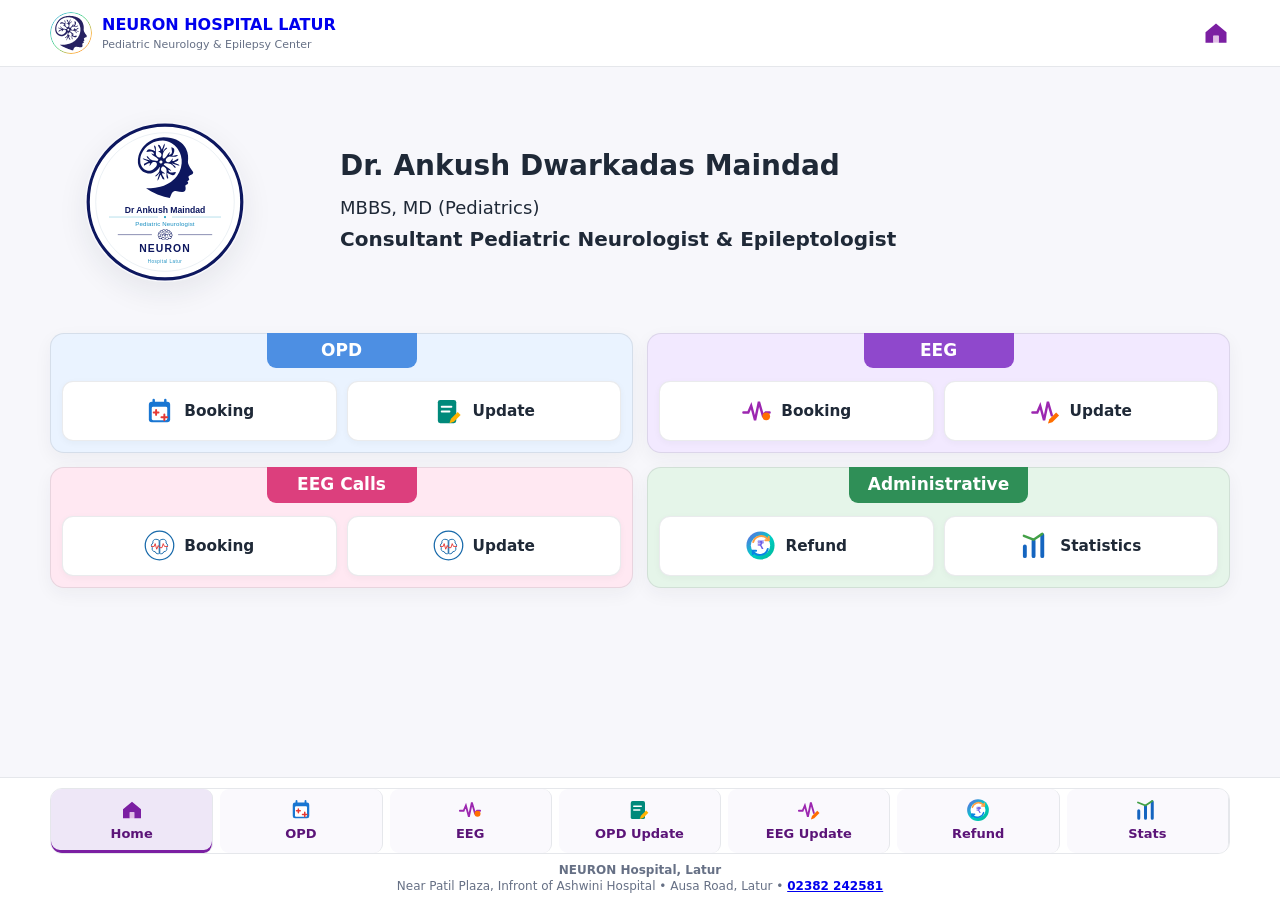
<file: index.html>
<!doctype html><html lang="en"><head><meta charset="utf-8"><meta name="viewport" content="width=device-width,initial-scale=1"><meta name="theme-color" content="#7b1fa2"><link rel="stylesheet" href="css/base.css"><title>NEURON Hospital | Latur</title><meta property="og:title" content="NEURON Hospital Latur - Child Neuro & Epilepsy Center"><meta property="og:description" content="Dr. Ankush Maindad MD (Pediatrics), Consultant Pediatric Neurologist. OPD Booking, EEG Services and Pediatric Neurology Care."><meta property="og:type" content="website"><meta property="og:url" content="https://neuronhospital.github.io/"><meta property="og:image" content="https://neuronhospital.github.io/assets/preview.jpg"><meta property="og:image:width" content="1500"><meta property="og:image:height" content="788"></head><body data-title="Home"><div id="header"></div><main><div class="container">
<section class="home card">
<div class="doctor-logo-wrap">
<img class="hospital-logo-circle" src="assets/doctor_photo.svg" alt="NEURON Hospital Logo">
</div>
<div class="doctor-info">
<h1>Dr. Ankush Dwarkadas Maindad</h1>
<p class="degree">MBBS, MD (Pediatrics)</p>
<p class="speciality">Consultant Pediatric Neurologist &amp; Epileptologist</p>
</div>
</section>
<section class="portal-grid" aria-label="Portal sections">
<section class="portal-section portal-section-opd" aria-label="OPD">
<div class="portal-section-title opd-patient-list-trigger" role="button" tabindex="0">OPD</div>
<div class="portal-actions">
<a class="portal-action" href="opd_booking.html"><img class="portal-icon" src="assets/icons/opd-booking.svg" alt=""><strong>Booking</strong></a>
<a class="portal-action" href="opd_update.html"><img class="portal-icon" src="assets/icons/opd-update.svg" alt=""><strong>Update</strong></a>
</div>
</section>
<section class="portal-section portal-section-eeg">
<div class="portal-section-title eeg-patient-list-trigger" role="button" tabindex="0">EEG</div>
<div class="portal-actions">
<a class="portal-action" href="eeg_booking.html"><img class="portal-icon" src="assets/icons/eeg-booking.svg" alt=""><strong>Booking</strong></a>
<a class="portal-action" href="eeg_update.html"><img class="portal-icon" src="assets/icons/eeg-update.svg" alt=""><strong>Update</strong></a>
</div>
</section>
<section class="portal-section portal-section-calls">
<div class="portal-section-title">EEG Calls</div>
<div class="portal-actions">
<a class="portal-action" href="eeg_calls_booking.html"><img class="portal-icon" src="assets/icons/eeg_calls.svg" alt=""><strong>Booking</strong></a>
<a class="portal-action" href="eeg_calls_update_stats.html"><img class="portal-icon" src="assets/icons/eeg_calls.svg" alt=""><strong>Update</strong></a>
</div>
</section>
<section class="portal-section portal-section-admin">
<div class="portal-section-title">Administrative</div>
<div class="portal-actions">
<a class="portal-action" href="refund.html"><img class="portal-icon" src="assets/icons/refund.svg" alt=""><strong>Refund</strong></a>
<a class="portal-action" href="statistics.html"><img class="portal-icon" src="assets/icons/statistics.svg" alt=""><strong>Statistics</strong></a>
</div>
</section>
</section>
</div></main>
<div id="opdTodayPopup" class="opd-today-modal" hidden>
  <div id="opdTodayBackdrop" class="opd-today-backdrop"></div>
  <div class="opd-today-dialog" role="dialog" aria-modal="true" aria-labelledby="opdTodayTitle">
    <div class="opd-today-header">
      <div class="opd-today-heading-row"><h2 id="opdTodayTitle">Today’s OPD</h2><div id="opdTodayLastUpdated" class="opd-today-last-updated" hidden></div></div>
    </div>
    <div id="opdTodayList" class="opd-today-list"><div id="opdTodayScroll" class="opd-today-scroll"></div><div id="opdTodayStatus" class="opd-today-status" hidden></div></div>
    <div class="opd-today-footer"><button type="button" id="opdTodayUpdate" class="opd-today-update">Update</button><button type="button" id="opdTodayOk" class="cta">Close</button></div>
  </div>
</div>
<div id="eegTodayPopup" class="eeg-today-modal" hidden>
  <div id="eegTodayBackdrop" class="eeg-today-backdrop"></div>
  <div class="eeg-today-dialog" role="dialog" aria-modal="true" aria-labelledby="eegTodayTitle">
    <div class="eeg-today-header opd-today-header">
      <div class="eeg-today-heading-row opd-today-heading-row"><h2 id="eegTodayTitle">Today’s EEG Booking</h2></div>
    </div>
    <div id="eegTodayList" class="eeg-today-list opd-today-list"></div>
    <div class="eeg-today-footer opd-today-footer"><button type="button" id="eegTodayOk" class="cta">Close</button></div>
  </div>
</div>
<div id="patientActionPopup" class="patient-action-modal" hidden>
  <div id="patientActionBackdrop" class="patient-action-backdrop"></div>
  <div class="patient-action-dialog" role="dialog" aria-modal="true" aria-labelledby="patientActionTitle">
    <div class="patient-action-header">
      <div class="patient-action-heading-row"><div><h2 id="patientActionTitle">Patient Name</h2><div id="patientActionAge" class="patient-action-age"></div></div><button type="button" id="patientActionBack" class="patient-action-back" aria-label="Back to Today’s OPD">Back</button></div>
    </div>
    <div id="patientActionBody" class="patient-action-body"></div>
    <div class="patient-action-footer"><button type="button" id="patientActionClose" class="cta">Close</button></div>
  </div>
</div>
<div id="patientActionFormPopup" class="patient-action-form-modal" hidden>
  <div class="patient-action-form-backdrop"></div>
  <div class="patient-action-form-dialog" role="dialog" aria-modal="true" aria-labelledby="patientActionFormTitle">
    <div class="patient-action-form-header"><h2 id="patientActionFormTitle">Patient Action</h2><button type="button" id="patientActionFormBack" class="patient-action-back">Back</button></div>
    <div class="patient-action-form-body"><iframe id="patientActionFrame" title="Patient action form"></iframe></div>
  </div>
</div>
<div id="footer"></div><script src="js/config.js"></script><script src="js/api.js"></script><script src="js/utils.js"></script><script src="js/idb.js"></script><script src="js/schedule.js"></script><script src="js/common.js"></script><script src="js/recovery.js"></script><script src="js/opd_patient_list.js"></script><script src="js/patient_action.js"></script><script src="js/eeg_patient_list.js"></script></body></html>
</file>
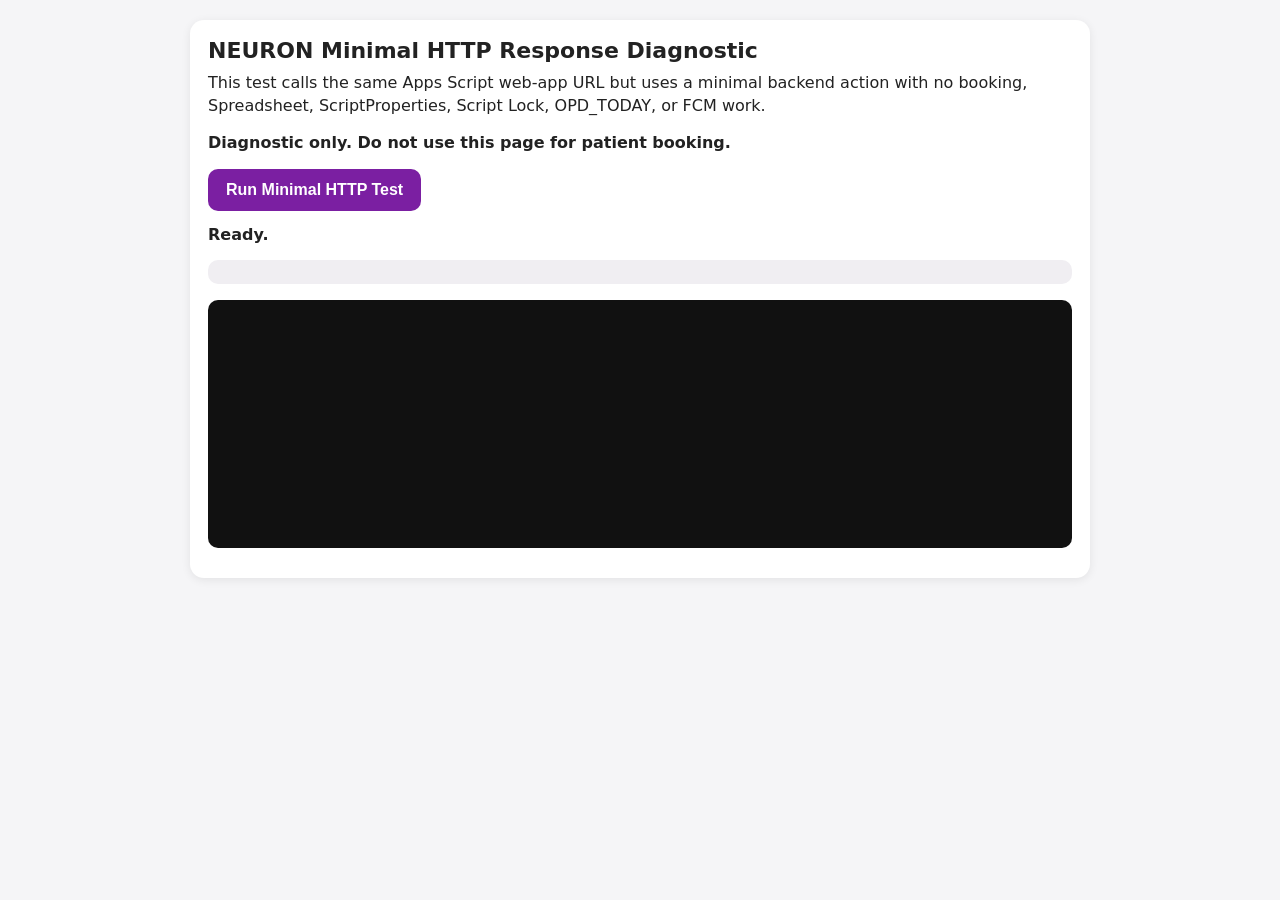
<file: diagnostic_http.html>
<!doctype html>
<html lang="en">
<head>
<meta charset="utf-8">
<meta name="viewport" content="width=device-width,initial-scale=1">
<meta name="theme-color" content="#7b1fa2">
<title>NEURON HTTP Diagnostic</title>
<style>
body{font-family:system-ui,-apple-system,Segoe UI,Roboto,sans-serif;margin:0;background:#f5f5f7;color:#222}
main{max-width:900px;margin:0 auto;padding:20px}
.card{background:#fff;border-radius:14px;padding:18px;box-shadow:0 2px 10px rgba(0,0,0,.08)}
h1{font-size:22px;margin:0 0 8px}
p{margin:6px 0 14px;line-height:1.45}
button{border:0;border-radius:10px;padding:12px 18px;font-size:16px;font-weight:600;cursor:pointer;background:#7b1fa2;color:#fff}
button:disabled{opacity:.6;cursor:wait}
#status{margin-top:14px;font-weight:600}
#summary{margin-top:16px;padding:12px;border-radius:10px;background:#f0eef2;white-space:pre-wrap}
#log{margin-top:16px;background:#111;color:#eee;padding:14px;border-radius:10px;overflow:auto;white-space:pre-wrap;font:12px/1.45 ui-monospace,SFMono-Regular,Menlo,monospace;min-height:220px}
.warn{font-weight:600}
</style>
</head>
<body>
<main>
<section class="card">
<h1>NEURON Minimal HTTP Response Diagnostic</h1>
<p>This test calls the same Apps Script web-app URL but uses a minimal backend action with no booking, Spreadsheet, ScriptProperties, Script Lock, OPD_TODAY, or FCM work.</p>
<p class="warn">Diagnostic only. Do not use this page for patient booking.</p>
<button id="run" type="button">Run Minimal HTTP Test</button>
<div id="status">Ready.</div>
<div id="summary"></div>
<pre id="log"></pre>
</section>
</main>
<script src="js/config.js"></script>
<script src="js/api.js"></script>
<script src="js/diagnostic_http.js"></script>
</body>
</html>
</file>
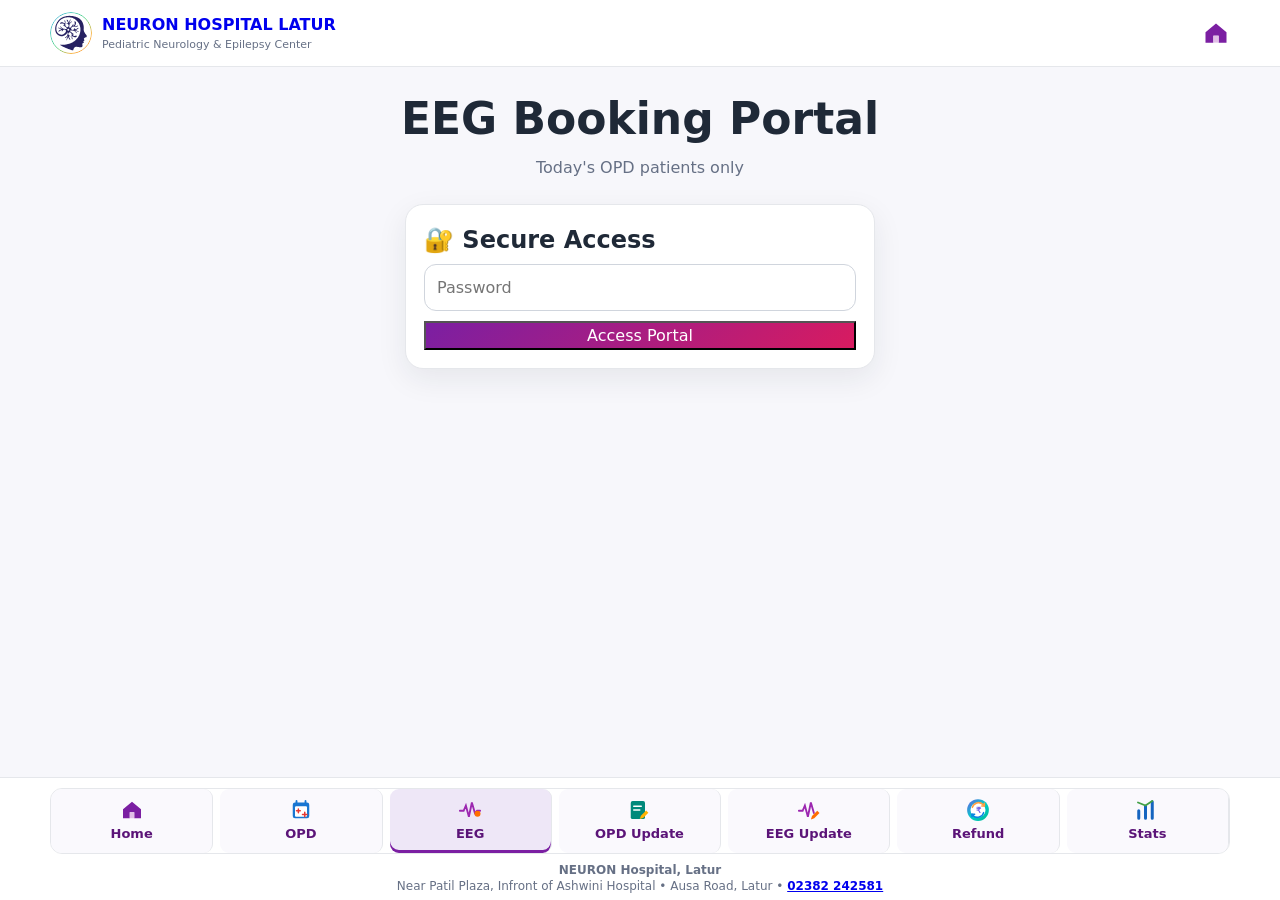
<file: eeg_booking.html>
<!doctype html><html lang="en"><head><meta charset="utf-8"><meta name="viewport" content="width=device-width,initial-scale=1"><meta name="theme-color" content="#7b1fa2"><link rel="stylesheet" href="css/base.css"><title>EEG Booking | NEURON Hospital</title><script src="js/secure-preload.js"></script></head><body data-title="EEG Booking"><div id="header"></div><main><div class="container">
<section class="page-title"><h1>EEG Booking Portal</h1><p>Today's OPD patients only</p></section>
<section id="gate" class="card secure-wrap"><h2>🔐 Secure Access</h2><input id="password" type="password" inputmode="numeric" maxlength="6" placeholder="Password"><button id="enter" class="cta" style="width:100%;margin-top:10px">Access Portal</button></section>
<section id="portal" hidden>
<section class="card"><div class="grid"><div><label class="required-field">City</label><select id="city"></select></div><div><label class="required-field">WhatsApp Number</label><div class="input-row"><div class="prefix-wrap"><span class="prefix">+91</span><input id="wa" maxlength="10" inputmode="numeric"></div><button id="load" class="btn btn-secondary">Load</button></div><div id="loadMessage" class="status" hidden>Retrieving Patient information from the system...</div></div></div><div id="status" class="status"></div><div id="patients" class="patient-list"></div><div id="payment" hidden><div class="payment-section-title"><h2>Patient Name: <span id="paymentPatientName"></span></h2></div><div class="grid"><div><label class="required-field">Payment Mode</label><select id="mode"><option>Cash</option><option>Online</option><option>Split</option></select></div></div><div id="singlePayment"><div><label id="singlePaymentLabel" class="required-field">Cash</label><input id="amount" type="number" min="0" max="3000"></div></div><div id="split" hidden><div class="payment-grid"><div><label class="required-field">Cash</label><input id="cash" type="number" min="0" max="3000"></div><div><label class="required-field">Online</label><input id="online" type="number" min="0" max="3000"></div></div><div class="payment-total"><span>Total Sum of charges: </span><span id="total">₹0</span></div></div><button id="book" class="cta" style="width:100%;margin-top:14px">Book EEG Appointment</button><div id="bookMessage" class="status" hidden>Wait we are Confirming your EEG Booking...</div></div></section><section id="confirmation" hidden></section>
</div></section></div></main><div id="footer"></div><script src="js/config.js"></script><script src="js/api.js"></script><script src="js/utils.js"></script><script src="js/idb.js"></script><script src="js/common.js"></script><script src="js/secure.js"></script><script src="js/schedule.js"></script><script src="js/eeg_booking.js"></script><script src="js/recovery.js"></script></body></html>
</file>
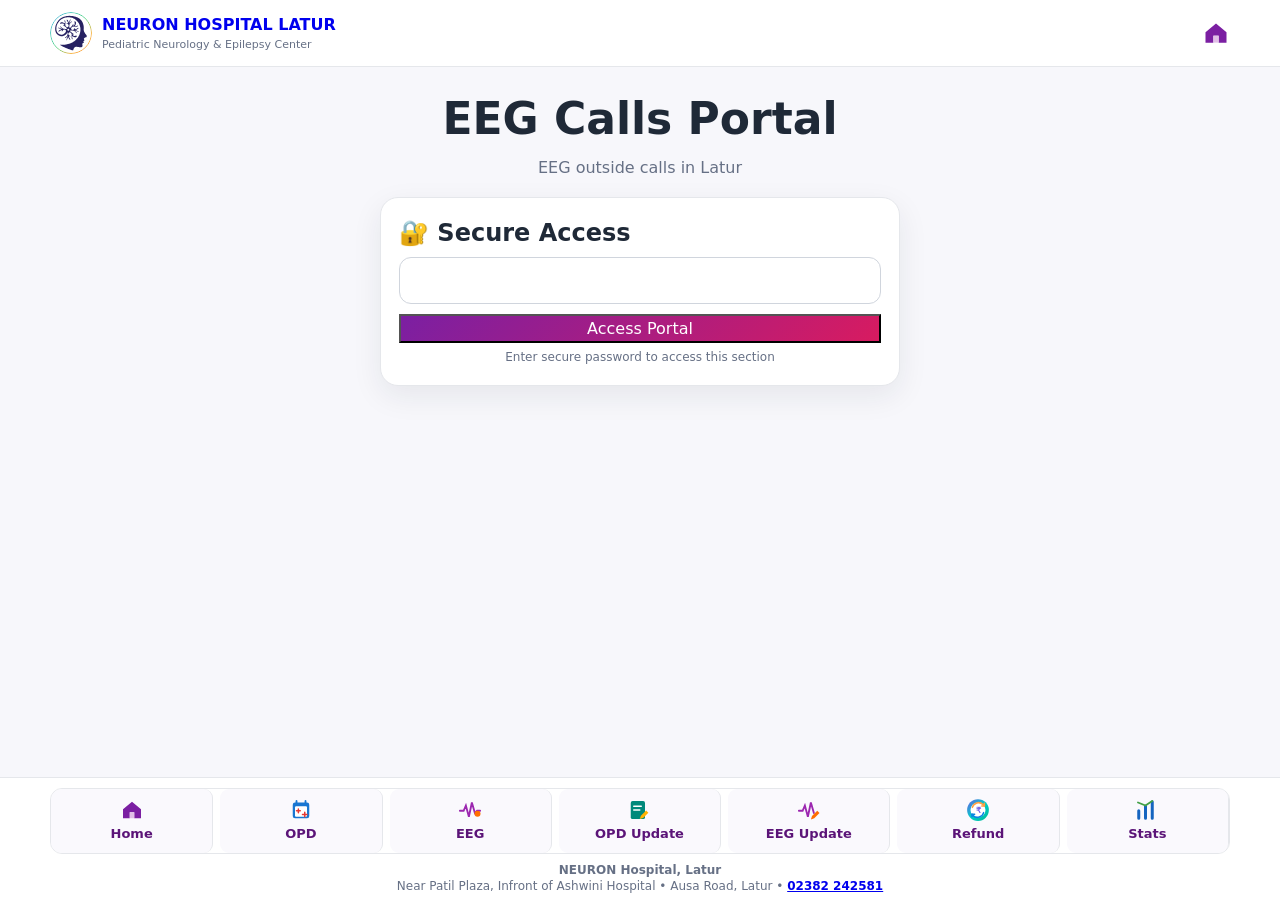
<file: eeg_calls_booking.html>
<!doctype html><html lang="en"><head><meta charset="utf-8"><meta name="viewport" content="width=device-width,initial-scale=1"><meta name="theme-color" content="#7b1fa2"><meta name="description" content="EEG outside calls in Latur"><link rel="stylesheet" href="css/base.css"><title>EEG Calls | NEURON Hospital</title><style>
.eeg-calls-gate{max-width:520px;margin:0 auto}.eeg-calls-gate h2{margin-top:0}.eeg-calls-secure-error{background:#fff3f2;border:1px solid #f3c2bd;color:#b42318;border-radius:14px;padding:12px;margin-top:10px;font-weight:700;text-align:center}.eeg-calls-secure-note{text-align:center;color:var(--muted);font-size:12px;margin-top:6px}
.eeg-call-note{color:var(--muted);font-size:13px;margin:5px 0 0}.eeg-calls-modal[hidden]{display:none!important}.eeg-calls-modal{position:fixed;inset:0;z-index:120;display:grid;place-items:center;padding:20px;background:rgba(16,24,40,.28)}.eeg-calls-dialog{width:min(340px,100%);background:#fff;border:1px solid var(--line);border-radius:16px;box-shadow:0 16px 40px rgba(16,24,40,.18);padding:18px;text-align:center}.eeg-calls-dialog h3{margin:0 0 7px;font-size:17px}.eeg-calls-dialog p{margin:0;color:var(--muted);font-size:13px}.eeg-calls-dialog-actions{display:flex;justify-content:center;margin-top:15px}.eeg-calls-dialog-actions .btn{min-width:120px}.booking-error{background:#fff3f2;border:1px solid #f3c2bd;color:#b42318;border-radius:12px;padding:12px;margin-top:10px;font-weight:700}.booking-loading{color:var(--p);font-weight:800}
</style><script src="js/secure-preload.js"></script></head><body data-title="EEG Calls"><div id="header"></div><main><div class="container">
<section class="page-title"><h1>EEG Calls Portal</h1><p>EEG outside calls in Latur</p></section>
<section id="gate" class="card eeg-calls-gate secure-wrap"><h2>🔐 Secure Access</h2><input id="password" type="password" inputmode="numeric" maxlength="6" pattern="[0-9]*" autocomplete="off"><button id="enter" class="cta" style="width:100%;margin-top:10px" type="button">Access Portal</button><div class="eeg-calls-secure-note">Enter secure password to access this section</div></section>
<section id="bookingPortal" class="card" hidden>
<div class="grid">
<div class="field full"><label class="required-field">Patient Name</label><input id="patientName" autocomplete="name"></div>
<div class="field"><label class="required-field">Age</label><div class="input-row"><input id="age" type="number" min="0.01" step="0.1" inputmode="decimal"><select id="ageUnit"><option value="years">Years</option><option value="months">Months</option><option value="days">Days</option></select></div></div>
<div class="field full"><label class="required-field">Address</label><input id="address" autocomplete="street-address"></div>
<div class="field full"><label class="required-field">Enter WhatsApp Number</label><div class="prefix-wrap"><span class="prefix">+91</span><input id="whatsapp" maxlength="10" inputmode="numeric" autocomplete="tel" oncopy="return false" oncut="return false"></div></div>
<div class="field full"><label class="required-field">Verify WhatsApp Number</label><div class="input-row"><div class="prefix-wrap"><span class="prefix">+91</span><input id="verifyWhatsapp" maxlength="10" inputmode="numeric" autocomplete="off" oncopy="return false" oncut="return false"></div><span id="verifyTick" style="display:none;color:#168a4a;font-size:22px;font-weight:700;margin-left:8px">✓</span></div><div id="waStatus" class="status" aria-live="polite"></div></div>
<div class="field full"><label class="required-field">Referred By Dr. / Hospital</label><input id="referredBy"></div>
<div class="field"><label class="required-field">EEG Technician</label><input id="eegTechnician" value="Sanket Katke"></div>
<div class="field"><label class="required-field">Payment Received</label><input id="paymentReceived" type="number" min="0" step="1" value="1000" inputmode="decimal"></div>
<div class="field full"><button id="book" class="cta" style="width:100%" type="button">Book EEG Appointment</button><div id="submitStatus" class="status" aria-live="polite"></div></div>
</div></section>
<section id="confirmation" hidden></section>
</div></main><div id="footer"></div><div id="bookingFailureModal" class="eeg-calls-modal" hidden role="presentation"><div class="eeg-calls-dialog" role="dialog" aria-modal="true" aria-labelledby="bookingFailureTitle" tabindex="-1"><h3 id="bookingFailureTitle">Booking unsuccessful.</h3><p>You can Book Again.</p><div class="eeg-calls-dialog-actions"><button id="bookingFailureAgain" type="button" class="btn btn-primary">Book Again</button></div></div></div>
<script src="js/config.js"></script><script src="js/api.js"></script><script src="js/utils.js"></script><script src="js/idb.js"></script><script src="js/common.js"></script><script src="js/eeg_calls_booking.js"></script><script src="js/recovery.js"></script>
</body></html>
</file>
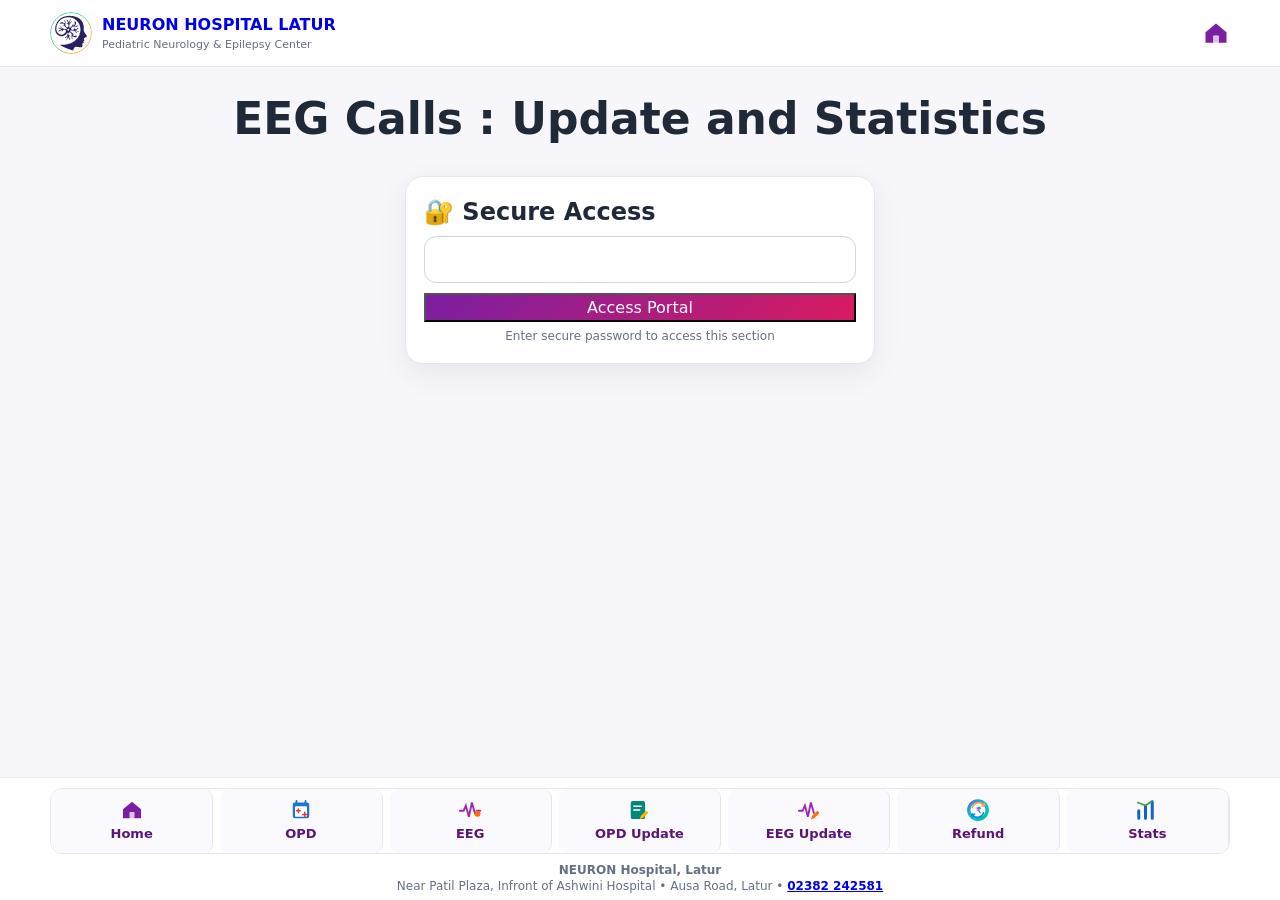
<file: eeg_calls_update_stats.html>
<!doctype html><html lang="en"><head><meta charset="utf-8"><meta name="viewport" content="width=device-width,initial-scale=1"><meta name="theme-color" content="#7b1fa2"><link rel="stylesheet" href="css/base.css"><title>EEG Calls : Update and Statistics | NEURON Hospital</title><style>
[hidden]{display:none!important}
.eeg-calls-loading{min-height:45vh;display:grid;place-items:center;text-align:center;font-size:18px;font-weight:900;color:var(--p)}
.eeg-calls-error{background:#fff3f2;border:1px solid #f3c2bd;color:#b42318;border-radius:14px;padding:14px;font-weight:800;text-align:center}
.month-card{margin-bottom:18px}
.month-heading{margin:0 0 12px;font-size:22px;font-weight:950;background:#f1f3f5;color:#111;padding:12px 14px;border-radius:10px}
.eeg-table-wrap{max-width:100%;overflow-x:auto;overflow-y:hidden;-webkit-overflow-scrolling:touch}
.eeg-table-block{width:max-content;max-width:none}
@media (max-width:900px){.eeg-table-block{width:100%;max-width:100%;box-sizing:border-box}.month-total{width:100%;max-width:100%}}
.eeg-calls-table{table-layout:auto;width:auto;min-width:0;border-collapse:collapse;white-space:nowrap;background:#fff}
.eeg-calls-table th,.eeg-calls-table td{border:1px solid var(--line);padding:9px 11px;text-align:left;vertical-align:middle}
.eeg-calls-table th{font-weight:900;background:#f8f9fa}
.eeg-calls-table td:first-child,.eeg-calls-table th:first-child{text-align:center}
.eeg-call-patient-link{border:0;background:transparent;padding:0;margin:0;color:var(--p);font:inherit;font-weight:850;text-decoration:none;cursor:pointer;white-space:nowrap}
.eeg-call-patient-name{font-weight:700}
.eeg-mobile-download{cursor:pointer;user-select:none}
.month-empty{color:var(--muted);font-size:13px;font-weight:600;padding:10px 0 2px}
.month-total{text-align:center;font-size:13px;font-weight:650;padding:12px 8px 2px;white-space:nowrap;width:var(--eeg-table-width,max-content);max-width:100%;box-sizing:border-box;margin-left:0;margin-right:0}
.secure-note{text-align:center;color:var(--muted);font-size:12px;margin-top:6px}
.eeg-cache-toolbar{display:flex;gap:10px;align-items:center;justify-content:space-between;margin-bottom:14px;flex-wrap:wrap}.eeg-cache-status{font-size:12px;color:var(--muted);line-height:1.5}.eeg-cache-status b{color:#222}
.eeg-edit-separator{border:0;border-top:1px solid var(--line);margin:28px 0 22px}
.selected-patient{font-size:18px;font-weight:900;margin-bottom:18px}
.update-busy{background:#6b7280 !important;color:#fff !important;opacity:1}
.update-wait{text-align:center;font-weight:800;color:var(--p);margin-top:8px}
.update-error{background:#fff3f2;border:1px solid #f3c2bd;color:#b42318;border-radius:12px;padding:12px;margin-top:10px;font-weight:700}
.edit-actions{display:flex;gap:10px;margin-top:10px}.edit-actions button{flex:1;min-height:46px;padding:12px 15px;border-radius:12px;white-space:nowrap}
.changed-list{margin:8px 0 0;padding-left:22px;text-align:left}.success{text-align:left}.success h2{margin-top:0}
</style><script src="js/secure-preload.js"></script></head><body data-title="EEG Calls : Update and Statistics"><div id="header"></div><main><div class="container">
<section class="page-title"><h1>EEG Calls : Update and Statistics</h1></section>
<section id="gate" class="card secure-wrap"><h2>🔐 Secure Access</h2><input id="password" type="password" inputmode="numeric" maxlength="6" pattern="[0-9]*" autocomplete="off"><button id="enter" class="cta" style="width:100%;margin-top:10px" type="button">Access Portal</button><div class="secure-note">Enter secure password to access this section</div></section>
<section id="loading" class="card eeg-calls-loading" hidden>Wait We are Loading EEG Calls Details ...</section>
<section id="error" class="card eeg-calls-error" hidden></section>
<section id="portal" hidden>
  <section class="card eeg-cache-toolbar"><div id="cacheStatus" class="eeg-cache-status" hidden></div><button id="updateData" class="btn btn-secondary" type="button">Update Data</button></section>
  <section id="monthlyStats"></section>
  <div id="historyError" class="update-error" hidden></div>
  <hr class="eeg-edit-separator">
  <section id="edit" class="card" hidden>
    <div class="selected-patient">Selected Patient : <span id="selectedPatientName"></span></div>
    <div class="grid">
      <div class="field full"><label class="required-field">Patient Name</label><input id="editName"></div>
      <div class="field full"><label class="required-field">Address</label><input id="editAddress"></div>
      <div class="field full"><label class="required-field">Mobile Number</label><div class="prefix-wrap"><span class="prefix">+91</span><input id="editWhatsapp" maxlength="10" inputmode="numeric"></div></div>
      <div class="field full"><label class="required-field">Referred By Dr / Hospital</label><input id="editReferredBy"></div>
      <div class="field full"><label class="required-field">Payment</label><input id="editPayment" type="number" min="0" step="1" inputmode="decimal"></div>
      <div class="field full"><div class="edit-actions"><button id="updateDetails" class="cta" type="button">Update Details</button><button id="cancelUpdate" class="btn btn-secondary" type="button">Cancel</button></div><div id="updateWait" class="update-wait" hidden>Wait EEG details are Updating</div><div id="updateError" class="update-error" hidden></div></div>
    </div>
  </section>
  <section id="confirmation" hidden></section>
</section>
</div></main><div id="footer"></div>
<script src="js/config.js"></script><script src="js/api.js"></script><script src="js/utils.js"></script><script src="js/common.js"></script><script src="js/eeg_calls_update_stats.js"></script>
<script src="js/idb.js"></script><script src="js/recovery.js"></script></body></html>
</file>
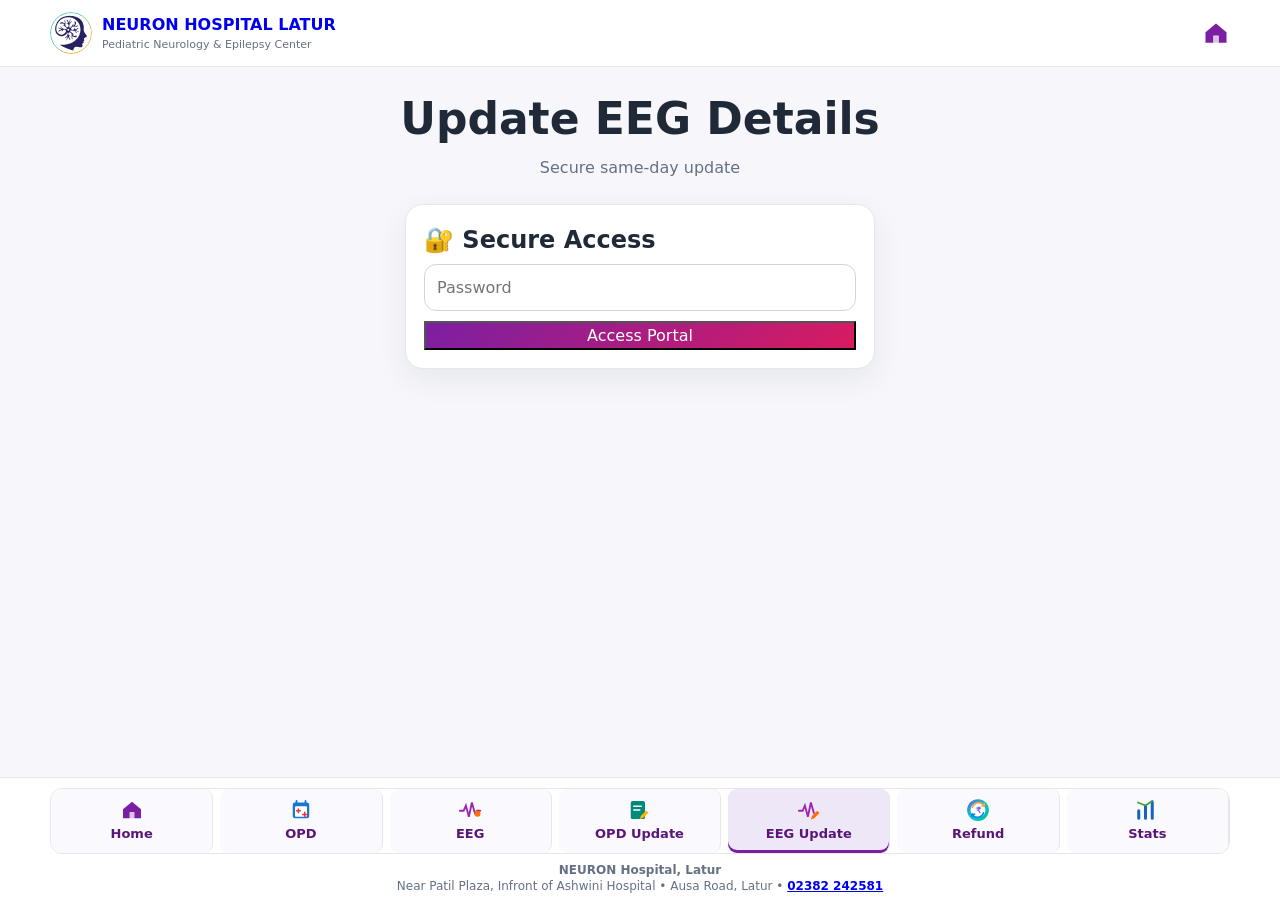
<file: eeg_update.html>
<!doctype html><html lang="en"><head><meta charset="utf-8"><meta name="viewport" content="width=device-width,initial-scale=1"><meta name="theme-color" content="#7b1fa2"><meta name="color-scheme" content="light"><link rel="stylesheet" href="css/base.css"><title>Update EEG Details | NEURON Hospital</title><style>
#loadMessage,#updateMessage{margin-top:8px}.loading-state{background:#7b1fa2!important;color:#fff!important}.readonly-field{background:#f5f5f5}.payment-total{margin-top:8px;font-weight:700}.split-payment{display:grid;grid-template-columns:1fr 1fr;gap:12px}
@media(max-width:600px){.split-payment{grid-template-columns:1fr}}
</style><script src="js/secure-preload.js"></script></head><body data-title="Update EEG Details"><div id="header"></div><main><div class="container">
<section class="page-title"><h1>Update EEG Details</h1><p>Secure same-day update</p></section>
<section id="gate" class="card secure-wrap"><h2>🔐 Secure Access</h2><input id="password" type="password" inputmode="numeric" maxlength="6" placeholder="Password"><button id="enter" class="cta" style="width:100%;margin-top:10px">Access Portal</button></section>
<section id="portal" hidden><section class="card"><div class="grid"><div><label class="required-field">City</label><select id="city"></select></div><div><label class="required-field">WhatsApp Number</label><div class="input-row"><div class="prefix-wrap"><span class="prefix">+91</span><input id="wa" type="tel" inputmode="numeric" maxlength="10" pattern="[6789][0-9]{9}"></div><button id="load" class="btn btn-secondary">Load</button></div><div id="loadMessage" class="status" hidden>Wait we are Loading Patient details from system...</div></div></div><div id="status" class="status"></div><div id="patients" class="patient-list"></div></section>
<section id="edit" class="card" hidden><div class="grid"><div><label class="required-field">Patient Name</label><input id="name" class="readonly-field" readonly></div><div><label class="required-field">Age</label><div class="input-row"><input id="age" class="readonly-field" type="number" step=".1" readonly><select id="unit" disabled><option value="years">Years</option><option value="months">Months</option><option value="days">Days</option></select></div></div>
<div class="field full"><label class="required-field">Payment Mode</label><select id="paymentMode"><option value="Cash">Cash</option><option value="Online">Online</option><option value="Split">Split</option></select></div><div class="field full" id="singlePayment"><label id="singlePaymentLabel" class="required-field">EEG Charges Paid in Cash</label><input id="amount" type="number" min="0" max="3000"></div>
<div class="field full" id="splitPayment" hidden><label class="required-field">EEG Charges Paid in Split</label><div class="split-payment"><div><label class="required-field">Paid in Cash</label><input id="cash" type="number" min="0" max="3000"></div><div><label class="required-field">Paid Online</label><input id="online" type="number" min="0" max="3000"></div></div><div id="total" class="payment-total">Total Amount Paid: ₹0</div></div>
<div class="field full"><button id="save" class="cta" style="width:100%">Update EEG Details</button><div id="updateMessage" class="status" hidden>Wait we are updating EEG details to system...</div></div></div></section><section id="confirmation" hidden></section></section></div></main><div id="footer"></div><div id="chargeLockModal" class="charge-lock-modal" hidden role="presentation"><div id="chargeLockDialog" class="charge-lock-dialog" role="dialog" aria-modal="true" aria-labelledby="chargeLockTitle" tabindex="-1"><h3 id="chargeLockTitle">Charge Locked</h3><p>This charge cannot be edited because a refund has already been issued.</p><div class="charge-lock-actions"><button id="chargeLockOk" type="button" class="charge-lock-ok">OK</button></div></div></div>
<script src="js/config.js"></script><script src="js/api.js"></script><script src="js/utils.js"></script><script src="js/common.js"></script><script src="js/secure.js"></script><script src="js/schedule.js"></script>
<script src="js/eeg_update.js"></script><script src="js/idb.js"></script><script src="js/recovery.js"></script></body></html>
</file>
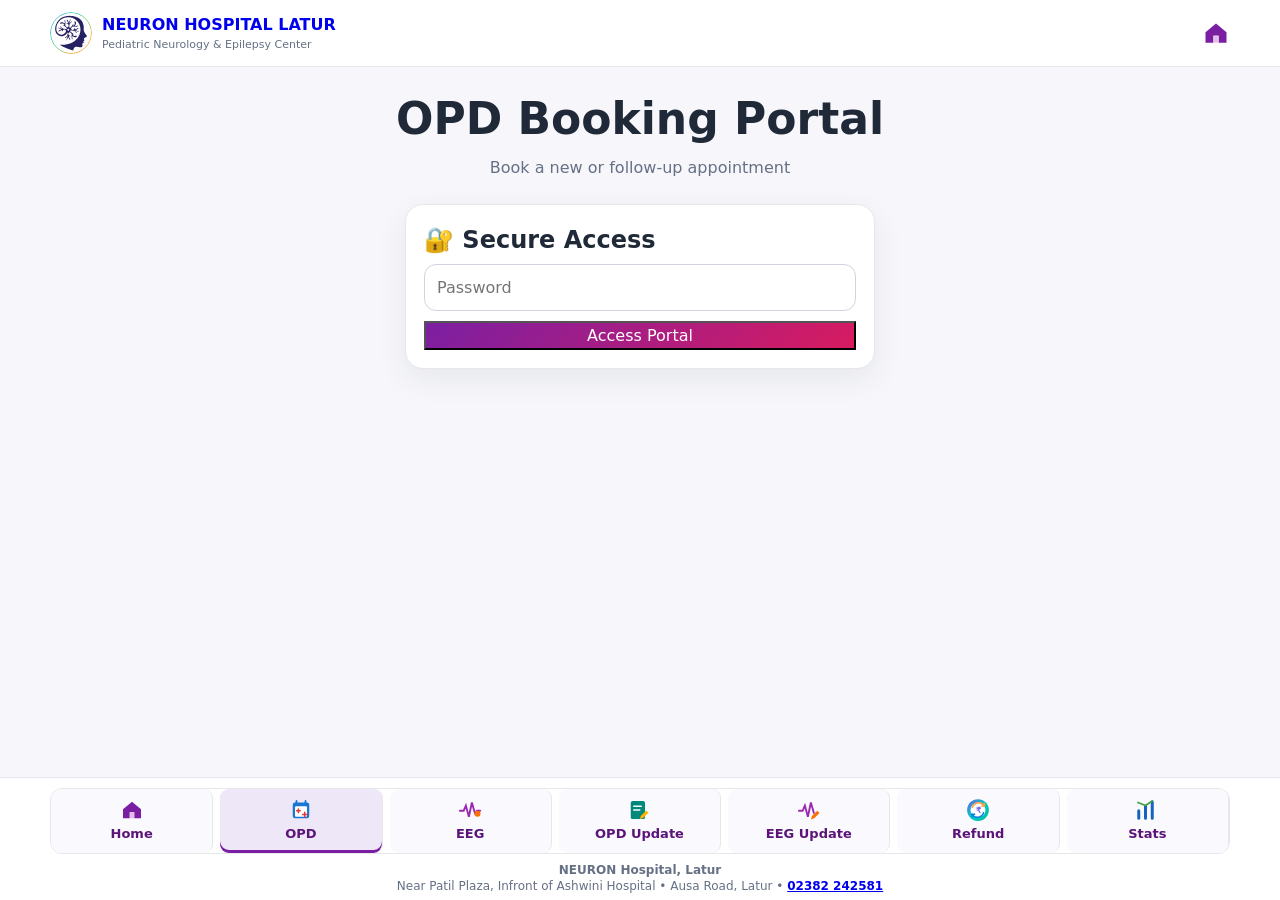
<file: opd_booking.html>
<!doctype html><html lang="en"><head><meta charset="utf-8"><meta name="viewport" content="width=device-width,initial-scale=1"><meta name="theme-color" content="#7b1fa2"><link rel="stylesheet" href="css/base.css"><title>OPD Booking | NEURON Hospital</title><style>
.selected-patient-card{margin-top:18px;padding:14px 16px;border:1px solid #d8c7df;border-radius:12px;background:#faf7fc;box-shadow:0 2px 8px rgba(0,0,0,.05)}
.selected-patient-card-title{font-weight:700;font-size:15px;margin-bottom:11px;padding-bottom:8px;border-bottom:1px solid #e5dce8}
.selected-patient-card-grid{display:grid;grid-template-columns:repeat(2,minmax(0,1fr));gap:10px 16px}
.selected-patient-card-grid>div{min-width:0}
.selected-patient-card-grid span{display:block;font-size:12px;color:#667085;margin-bottom:2px}
.selected-patient-card-grid strong{display:block;font-size:14px;overflow-wrap:anywhere}
@media(max-width:600px){.selected-patient-card-grid{grid-template-columns:1fr}}
.followup-city-section{margin:12px 0 18px}.followup-city-heading{font-weight:700;font-size:15px;padding:9px 11px;margin-bottom:7px;border-radius:8px;background:#f3eef8;color:#5a1a78;border-left:4px solid #7b1fa2}.followup-city-section .patient-option{margin-bottom:6px}.followup-edit-actions{display:flex;gap:8px;margin-top:14px;align-items:stretch}.followup-edit-actions button{height:48px;border-radius:8px;min-width:0;padding:10px 8px}.followup-edit-actions #editFollowup{flex:0 0 32%}.followup-edit-actions #book{flex:1 1 68%;white-space:nowrap}.followup-edit-actions.editing #book{flex:1 1 100%;width:100%}.followup-field-locked{background:#f2f4f7!important;color:#667085!important;border-color:#d0d5dd!important;cursor:not-allowed!important}.followup-field-locked::placeholder{color:#98a2b3}.followup-cache-tools{margin:0}.followup-cache-spacer{height:50vh;min-height:320px}.followup-cache-tools button{width:100%;min-height:48px}.followup-confirm-dialog{width:min(92vw,560px);padding:26px 28px 24px;border-radius:28px;text-align:center;overflow:hidden;box-sizing:border-box}.followup-confirm-heading{display:grid;grid-template-columns:64px minmax(0,1fr);align-items:center;column-gap:16px;width:100%;min-width:0;text-align:left}.followup-confirm-icon{width:64px;height:64px;margin:0;border-radius:50%;display:flex;align-items:center;justify-content:center;background:#f3e8ff;color:#7b1fa2;box-sizing:border-box}.followup-confirm-icon svg{width:36px;height:36px;display:block;fill:currentColor}.followup-confirm-dialog h2{margin:0;min-width:0;display:flex;flex-direction:column;gap:2px;font-size:23px;line-height:1.18;white-space:normal;overflow-wrap:break-word;word-break:normal;color:#1f2937;font-weight:700;letter-spacing:-.35px}.followup-confirm-dialog h2 span{display:block;min-width:0;max-width:100%;overflow-wrap:anywhere}.followup-confirm-dialog p{margin:20px auto 24px;max-width:470px;font-size:16px;line-height:1.48;color:#667085;font-weight:400;overflow-wrap:anywhere}.followup-confirm-actions{display:flex;gap:16px;width:100%;margin:0}.followup-confirm-actions button{flex:1 1 0;width:0;height:56px;min-height:56px;padding:0 16px;border-radius:12px;font-size:17px;font-weight:700;line-height:1;cursor:pointer;font-family:inherit;box-sizing:border-box}.followup-confirm-actions .opd-primary{background:#7b1fa2;color:#fff;box-shadow:0 5px 14px rgba(123,31,162,.22)}.followup-confirm-actions .opd-secondary{background:#f7f3fb;color:#5a1a78;border:2px solid #d8c7ea}.followup-lock-popup{position:fixed;left:0;top:0;z-index:9999;background:#222;color:#fff;padding:8px 11px;border-radius:7px;font-size:12px;line-height:1.3;box-shadow:0 4px 14px rgba(0,0,0,.22);opacity:0;pointer-events:none;visibility:hidden;transition:opacity .16s ease;max-width:min(250px,calc(100vw - 24px));text-align:center}.followup-lock-popup.show{opacity:1;visibility:visible}
.opd-modal-open{overflow:hidden}
.opd-access-modal{position:fixed;inset:0;width:100%;height:100dvh;z-index:10000;display:block}
.opd-access-modal[hidden]{display:none}
.opd-access-backdrop{position:absolute;inset:0;background:rgba(15,23,42,.42)}
.opd-access-dialog{position:absolute;left:50%;top:50%;transform:translate(-50%,-50%);box-sizing:border-box;width:min(92vw,640px);padding:26px 28px 28px;border-radius:24px;background:#fff;box-shadow:0 14px 38px rgba(0,0,0,.24);font-family:Roboto,Arial,sans-serif}
.opd-access-dialog h2{margin:0;display:flex;align-items:center;gap:10px;white-space:nowrap;font-size:23px;line-height:1.15;color:#1f2937;font-weight:700;letter-spacing:-.2px}.opd-restriction-dialog h2{font-size:19.55px;font-weight:600;letter-spacing:-.1px}.special-access-dialog h2{font-size:17.25px;font-weight:500;letter-spacing:0}.opd-access-title-icon{display:inline-flex;align-items:center;justify-content:center;flex:0 0 auto;width:23px;height:23px;color:#6a1b9a}.opd-access-title-icon svg{width:23px;height:23px;display:block;fill:currentColor}
.opd-access-dialog p{margin:18px 0 18px;font-size:16px;line-height:1.45;color:#667085;font-weight:400}
.opd-access-actions{display:flex;justify-content:center;align-items:center;gap:12px;flex-wrap:wrap;margin:4px auto 0}
.opd-access-actions button{height:48px;min-height:48px;width:auto;min-width:0;padding:0 24px;border:0;border-radius:9px;font-size:16px;font-weight:700;line-height:1;cursor:pointer;font-family:inherit}
.opd-access-actions .opd-primary{background:#7b1fa2;color:#fff}.opd-access-actions .opd-secondary{background:#f1edf7;color:#5a1a78}
.opd-access-dialog input{box-sizing:border-box;width:100%;height:54px;border:1px solid #c9ced6;border-radius:12px;padding:0 14px;font-size:22px;letter-spacing:.18em;outline:none}.opd-access-dialog input:focus{border-color:#7b1fa2;box-shadow:0 0 0 2px rgba(123,31,162,.14)}
.opd-access-status{min-height:20px;margin:8px 0 10px;color:#b42318;font-size:14px;line-height:1.3;font-weight:500}
.special-access-actions{width:80%;max-width:430px}
.city-picker-dialog{padding:0;overflow:hidden;width:min(92vw,600px);border-radius:26px}
.city-picker-list{max-height:min(72vh,560px);overflow:auto;background:#fff}
.city-picker-option{position:relative;display:flex;align-items:center;justify-content:space-between;width:100%;height:57px;padding:0 22px;border:0;border-bottom:1px solid #e0e0e0;background:#fff;text-align:left;font-family:Roboto,Arial,sans-serif;font-size:20px;line-height:1;cursor:pointer}
.city-picker-option:last-child{border-bottom:0}
.city-picker-option.available{color:#168a4a;font-weight:600}.city-picker-option.restricted{color:#8b8f96;font-weight:400}
.city-picker-radio{width:22px;height:22px;border:3px solid #757575;border-radius:50%;box-sizing:border-box;flex:0 0 auto;position:relative}.city-picker-option.available .city-picker-radio{border-color:#168a4a}.city-picker-option.selected .city-picker-radio{border-color:#168a4a}.city-picker-option.selected .city-picker-radio:after{content:"";position:absolute;inset:4px;border-radius:50%;background:#168a4a}
.city-picker-option:active{background:#f7f7f7}.city-picker-option.restricted:active{background:#fafafa}
.city-picker-dialog .city-picker-option.available.selected{color:#168a4a}
@media(max-width:600px){
  .opd-access-dialog{width:92vw;padding:24px 22px 24px;border-radius:22px}
  .opd-access-dialog h2{font-size:21px;gap:8px}.opd-restriction-dialog h2{font-size:17.85px;font-weight:600}.special-access-dialog h2{font-size:15.75px;font-weight:500}.opd-access-title-icon,.opd-access-title-icon svg{width:21px;height:21px}
  .opd-access-dialog p{font-size:15px;margin:16px 0 16px}
  .followup-confirm-dialog{width:92vw;padding:22px 18px 20px;border-radius:24px}
  .followup-confirm-heading{grid-template-columns:56px minmax(0,1fr);column-gap:13px}
  .followup-confirm-icon{width:56px;height:56px}.followup-confirm-icon svg{width:31px;height:31px}
  .followup-confirm-dialog h2{font-size:20px;line-height:1.18;letter-spacing:-.25px}
  .followup-confirm-dialog p{margin:16px auto 20px;font-size:15px;line-height:1.45}
  .followup-confirm-actions{gap:12px}.followup-confirm-actions button{height:52px;min-height:52px;font-size:16px;border-radius:11px;padding:0 10px}
  .opd-access-actions{gap:10px}.opd-access-actions button{font-size:15px;padding:0 20px}
  .special-access-actions{width:80%;flex-wrap:nowrap}.special-access-actions button{flex:1 1 0;padding:0 12px}
  .city-picker-dialog{width:92vw;border-radius:24px}.city-picker-option{height:57px;padding:0 20px;font-size:20px}.city-picker-radio{width:22px;height:22px}
}
@media(max-width:360px){.opd-access-dialog h2{gap:7px}.opd-restriction-dialog h2{font-size:16.6px;font-weight:600}.special-access-dialog h2{font-size:14.7px;font-weight:500}.opd-access-title-icon,.opd-access-title-icon svg{width:19px;height:19px}.opd-access-dialog{padding-left:18px;padding-right:18px}.opd-access-dialog p{font-size:14px}}
.opd-hours-note-dialog{width:min(88vw,430px);padding:24px 24px 22px;border-radius:18px}.opd-hours-note-dialog h2{font-size:20px;font-weight:650;white-space:normal}.opd-hours-note-dialog p{margin:12px 0 18px;font-size:15px;line-height:1.45;color:#667085}.opd-hours-note-actions{margin-top:2px;gap:10px}.opd-hours-note-actions button{height:44px;min-height:44px;font-size:15px;padding:0 22px}.opd-hours-note-actions .opd-primary{min-width:100px}.opd-hours-note-actions .opd-secondary{min-width:92px}@media(max-width:600px){.opd-hours-note-dialog{width:88vw;padding:21px 20px 20px}.opd-hours-note-dialog h2{font-size:19px}.opd-hours-note-dialog p{font-size:14px;margin:10px 0 16px}}
.city-picker-trigger{box-sizing:border-box;width:100%;height:58px;padding:0 16px;border:1px solid #b8bec8;border-radius:12px;background:#fff;color:#111827;display:flex;align-items:center;justify-content:space-between;text-align:left;font:inherit;font-size:20px;cursor:pointer}.city-picker-trigger:disabled{background:#f2f4f7;color:#667085;border-color:#d0d5dd;cursor:not-allowed}.city-picker-trigger:focus{outline:none;border-color:#7b1fa2;box-shadow:0 0 0 2px rgba(123,31,162,.12)}.city-picker-chevron{font-size:23px;line-height:1;color:#4b5563;margin-left:10px}</style><script src="js/secure-preload.js"></script></head>
<body data-title="OPD Booking"><div id="header"></div><main><div class="container">
<section class="page-title"><h1>OPD Booking Portal</h1><p>Book a new or follow-up appointment</p></section>
<section id="gate" class="card secure-wrap"><h2>🔐 Secure Access</h2><input id="password" type="password" inputmode="numeric" maxlength="6" placeholder="Password"><button id="enter" class="cta" style="width:100%;margin-top:10px">Access Portal</button></section>
<section id="portal" hidden>


<section class="card">
  <div class="choice-row">
    <button id="follow" class="choice" type="button">Follow-up</button>
    <button id="new" class="choice active" type="button">New</button>
  </div>

  <!-- Follow-up retrieval is shown ONLY in Follow-up mode. -->
  <div id="followFields" style="margin-top:14px">
    <label class="required-field">City</label>
    <select id="followCity"></select>
    <label class="required-field" style="margin-top:10px">WhatsApp Number</label>
    <div class="input-row">
      <div class="prefix-wrap" style="width:100%"><span class="prefix">+91</span><input id="followWa" maxlength="10" inputmode="numeric" autocomplete="tel"></div>
    </div>
    <button id="load" class="btn btn-secondary" type="button" style="width:100%;min-height:48px;margin-top:10px">Search Patient</button>
    <div id="followStatus" class="status" aria-live="polite"></div>
    <div id="patients" class="patient-list"></div>

    <div id="selectedPatientCard" class="selected-patient-card" hidden aria-live="polite">
      <div class="selected-patient-card-title">Selected Patient</div>
      <div class="selected-patient-card-grid">
        <div><span>Name</span><strong id="selectedPatientName">—</strong></div>
        <div><span>Age</span><strong id="selectedPatientAge">—</strong></div>
        <div><span>City</span><strong id="selectedPatientCity">—</strong></div>
        <div><span>Previous Booking</span><strong id="selectedPatientBookingDate">—</strong></div>
      </div>
    </div>
  </div>

  <div id="bookingFields" hidden>
  <div id="newFields" hidden>
    <div class="grid" style="margin-top:14px">
      <div class="field"><label class="required-field">Patient's Name</label><input id="name" autocomplete="name"></div>
      <div class="field"><label class="required-field">Age</label><div class="input-row"><input id="age" type="number" step=".1" min="0"><select id="unit"><option value="years">Years</option><option value="months">Months</option><option value="days">Days</option></select></div></div>
      <div class="field full"><label class="required-field">Patient Address</label><input id="address" autocomplete="street-address"></div>
      <div class="field full"><label>Referred By Dr./Hospital</label><input id="ref"></div>

      <div id="newWhatsAppField" class="field full">
        <label class="required-field">Enter WhatsApp Number</label>
        <div class="input-row">
          <div class="prefix-wrap"><span class="prefix">+91</span><input id="wa" maxlength="10" inputmode="numeric" autocomplete="tel" oncopy="return false" oncut="return false"></div>
        </div>
        <label class="required-field" style="margin-top:10px">Verify WhatsApp Number</label>
        <div class="input-row">
          <div class="prefix-wrap"><span class="prefix">+91</span><input id="verifyWa" maxlength="10" inputmode="numeric" autocomplete="off" oncopy="return false" oncut="return false"></div><span id="verifyTick" style="display:none;color:#168a4a;font-size:22px;font-weight:700;margin-left:8px">✓</span>
        </div>
        <div id="waStatus" class="status" aria-live="polite"></div>
      </div>
    </div>
  </div>

  <div class="grid" style="margin-top:14px">
    <div class="field"><label class="required-field">Payment Mode</label><select id="payMode"><option>Cash</option><option>Online</option><option>Split</option></select></div>

    <!-- Cash/Online: visible. Split: replaced by Cash + Online only. -->
    <div id="singleChargeField" class="field"><label id="opdChargesLabel" class="required-field">OPD Charges Paid in Cash</label><input id="amount" type="number" min="0" max="2000" value="500" inputmode="decimal"></div>
    <div id="splitField" class="field full" hidden>
      <div class="payment-grid">
        <div><label class="required-field">Cash</label><input id="cash" type="number" min="0" max="2000" value="" inputmode="decimal"></div>
        <div><label class="required-field">Online</label><input id="online" type="number" min="0" max="2000" value="" inputmode="decimal"></div>
      </div>
      <div id="splitTotal" class="payment-total">Total: ₹0</div>
    </div>

    <div class="field"><label class="required-field">Visit Location</label><button id="cityPickerTrigger" type="button" class="city-picker-trigger" aria-haspopup="dialog" aria-controls="cityPickerModal" aria-expanded="false"><span id="cityPickerValue">Latur</span><span aria-hidden="true" class="city-picker-chevron">⌄</span></button><select id="city" hidden aria-hidden="true"></select></div>
    <div class="field"><label class="required-field">Date of Appointment</label><input id="date" readonly disabled placeholder="Today"></div>
    <div class="field"><label class="required-field">Next Follow-up City</label><select id="next" disabled></select></div>

    <div class="field full">
      <div class="followup-edit-actions">
        <button id="editFollowup" class="btn btn-secondary" type="button" hidden>Edit</button>
        <button id="book" class="cta" disabled type="button">Book Appointment</button>
      </div>
      <div id="submitStatus" class="status" aria-live="polite"></div>
      <div id="followupLockPopup" class="followup-lock-popup" role="status" aria-live="polite">Click Edit to enable this field.</div>
    </div>
  </div>
  </div>
</section>

<section id="confirmation" hidden></section>
<div id="followupCacheTools" hidden>
  <div class="followup-cache-spacer" aria-hidden="true"></div>
  <div class="followup-cache-tools">
    <button id="rebuildFollowupCache" class="btn btn-secondary" type="button">Rebuild Follow-up Cache</button>
  </div>
</div>
</div></main>
<div id="cityPickerModal" class="opd-access-modal" hidden aria-hidden="true"><div class="opd-access-backdrop"></div><div class="opd-access-dialog city-picker-dialog" role="dialog" aria-modal="true" aria-label="Visit Location"><div id="cityPickerList" class="city-picker-list"></div></div></div>
<div id="opdRestrictionModal" class="opd-access-modal" hidden aria-hidden="true">
  <div class="opd-access-backdrop"></div>
  <div class="opd-access-dialog opd-restriction-dialog" role="dialog" aria-modal="true" aria-labelledby="opd-restriction-title">
    <h2 id="opd-restriction-title"><span class="opd-access-title-icon" aria-hidden="true"><svg viewBox="0 0 24 24"><path d="M17 8h-1V6a4 4 0 0 0-8 0v2H7a2 2 0 0 0-2 2v9a2 2 0 0 0 2 2h10a2 2 0 0 0 2-2v-9a2 2 0 0 0-2-2Zm-7-2a2 2 0 0 1 4 0v2h-4V6Zm7 13H7v-9h10v9Zm-5-2a1 1 0 1 0 0-2 1 1 0 0 0 0 2Z"/></svg></span><span>OPD Booking Restricted</span></h2>
    <p>Today's visit location is fixed according to the doctor's schedule.</p>
    <div class="opd-access-actions">
      <button id="opdRestrictionOk" type="button" class="opd-primary">OK</button>
      <button id="opdRestrictionSpecial" type="button" class="opd-secondary">Enable Special Day Access</button>
    </div>
  </div>
</div>
<div id="opdHoursNoteModal" class="opd-access-modal" hidden aria-hidden="true">
  <div class="opd-access-backdrop"></div>
  <div class="opd-access-dialog opd-hours-note-dialog" role="dialog" aria-modal="true" aria-labelledby="opd-hours-note-title">
    <h2 id="opd-hours-note-title">Important Note</h2>
    <p>Usually Dr Maindad is available for consultation between 9 AM &amp; 9 PM</p>
    <div class="opd-access-actions opd-hours-note-actions">
      <button id="opdHoursNoteCancel" type="button" class="opd-secondary">Cancel</button>
      <button id="opdHoursNoteProceed" type="button" class="opd-primary">Proceed</button>
    </div>
  </div>
</div>
<div id="rebuildFollowupConfirmModal" class="opd-access-modal" hidden aria-hidden="true">
  <div class="opd-access-backdrop"></div>
  <div class="opd-access-dialog followup-confirm-dialog" role="dialog" aria-modal="true" aria-labelledby="rebuild-followup-confirm-title" aria-describedby="rebuild-followup-confirm-description">
    <div class="followup-confirm-heading">
      <div class="followup-confirm-icon" aria-hidden="true"><svg viewBox="0 0 24 24"><path d="M12 3c-3.87 0-7 1.12-7 2.5S8.13 8 12 8s7-1.12 7-2.5S15.87 3 12 3Zm-7 5.2V12.5C5 13.88 8.13 15 12 15s7-1.12 7-2.5V8.2C17.62 9.31 14.99 10 12 10S6.38 9.31 5 8.2Zm0 5.8v3.3C5 18.68 8.13 19.8 12 19.8s7-1.12 7-2.5V14c-1.38 1.11-4.01 1.8-7 1.8S6.38 15.11 5 14Z"/><path d="M18.5 11.5a.75.75 0 0 1 .75.75v1.08l.74-.74a.75.75 0 1 1 1.06 1.06l-2.02 2.02a.75.75 0 0 1-1.28-.53v-2.89a.75.75 0 0 1 .75-.75Z"/></svg></div>
      <h3 id="rebuild-followup-confirm-title"><span>Do you want to Rebuild or Update Follow-up Cache?</span></h3>
    </div>
    <p id="rebuild-followup-confirm-description">This will refresh the follow-up cache with the latest data. It may take a few seconds to complete.</p>
    <div class="followup-confirm-actions">
      <button id="rebuildFollowupConfirmYes" type="button" class="opd-primary">Yes</button>
      <button id="rebuildFollowupConfirmNo" type="button" class="opd-secondary">No</button>
    </div>
  </div>
</div>
<div id="specialAccessModal" class="opd-access-modal" hidden aria-hidden="true">
  <div class="opd-access-backdrop"></div>
  <div class="opd-access-dialog special-access-dialog" role="dialog" aria-modal="true" aria-labelledby="special-access-title">
    <h2 id="special-access-title"><span class="opd-access-title-icon" aria-hidden="true"><svg viewBox="0 0 24 24"><path d="M17 8h-1V6a4 4 0 0 0-8 0v2H7a2 2 0 0 0-2 2v9a2 2 0 0 0 2 2h10a2 2 0 0 0 2-2v-9a2 2 0 0 0-2-2Zm-7-2a2 2 0 0 1 4 0v2h-4V6Zm7 13H7v-9h10v9Zm-5-2a1 1 0 1 0 0-2 1 1 0 0 0 0 2Z"/></svg></span><span>Special Day Access Mode</span></h2>
    <p>Enter Secure Access Password</p>
    <input id="specialAccessPassword" type="password" inputmode="numeric" pattern="[0-9]*" maxlength="8" autocomplete="off" aria-label="8-digit secure access password">
    <div id="specialAccessStatus" class="opd-access-status" aria-live="polite"></div>
    <div class="opd-access-actions special-access-actions">
      <button id="specialAccessCancel" type="button" class="opd-secondary">Cancel</button>
      <button id="specialAccessVerify" type="button" class="opd-primary">Verify</button>
    </div>
  </div>
</div>
<div id="footer"></div>
<script src="js/config.js"></script><script src="js/api.js"></script><script src="js/utils.js"></script><script src="js/idb.js"></script><script src="js/common.js"></script><script src="js/secure.js"></script><script src="js/schedule.js"></script><script src="js/opd_booking.js"></script><script src="js/recovery.js"></script>
</body></html>
</file>
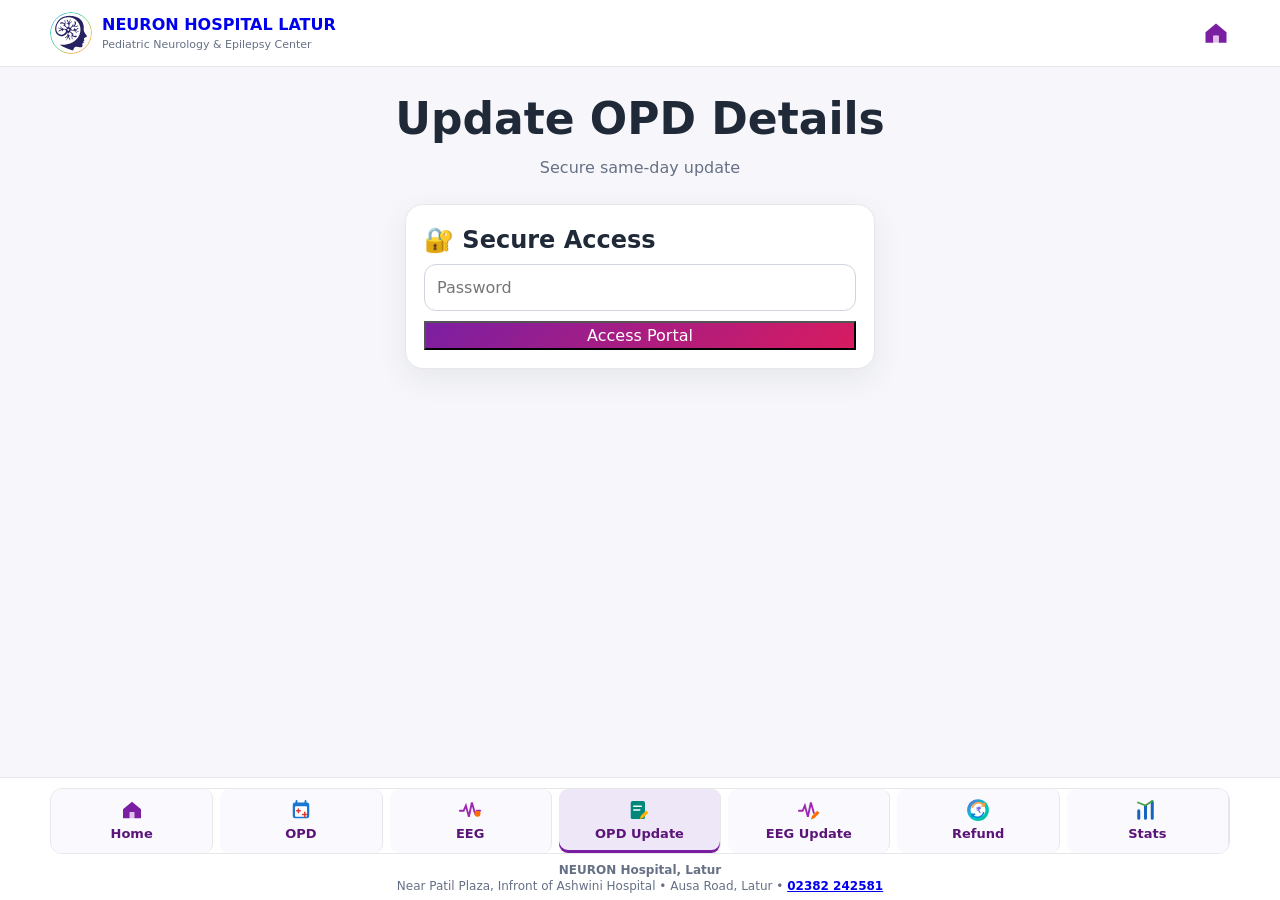
<file: opd_update.html>
<!doctype html><html lang="en"><head><meta charset="utf-8"><meta name="viewport" content="width=device-width,initial-scale=1"><meta name="theme-color" content="#7b1fa2"><link rel="stylesheet" href="css/base.css"><title>Update OPD Details | NEURON Hospital</title><style>
.opd-loading{color:#7b1fa2;font-weight:800;margin-top:8px}.opd-loading-btn{background:#7b1fa2!important;color:#fff!important}.opd-updating-btn{background:#7b1fa2!important;color:#fff!important}.payment-grid{display:grid;grid-template-columns:1fr 1fr;gap:10px}.payment-total{margin-top:9px;background:#f7f7fb;border-radius:10px;padding:10px;font-weight:900}.changed-list{margin:10px 0 0;padding-left:20px}.changed-list li{margin:5px 0}
</style><script src="js/secure-preload.js"></script></head><body data-title="Update OPD Details"><div id="header"></div><main><div class="container">
<section class="page-title"><h1>Update OPD Details</h1><p>Secure same-day update</p></section>
<section id="gate" class="card secure-wrap"><h2>🔐 Secure Access</h2><input id="password" type="password" inputmode="numeric" maxlength="6" placeholder="Password"><button id="enter" class="cta" style="width:100%;margin-top:10px">Access Portal</button></section>
<section id="portal" hidden><section class="card"><div class="grid"><div><label class="required-field">City</label><select id="city"></select></div><div><label class="required-field">WhatsApp Number</label><div class="input-row"><div class="prefix-wrap"><span class="prefix">+91</span><input id="wa" maxlength="10" inputmode="numeric"></div><button id="load" class="btn btn-secondary">Load</button></div><div id="loadStatus" class="status" hidden></div></div></div><div id="status" class="status"></div><div id="patients" class="patient-list"></div></section>
<section id="edit" class="card" hidden><div class="grid"><div><label class="required-field">Patient Name</label><input id="name"></div><div><label class="required-field">Age</label><div class="input-row"><input id="age" type="number" step=".1"><select id="unit"><option value="years">Years</option><option value="months">Months</option><option value="days">Days</option></select></div></div><div class="field full"><label class="required-field">Address</label><textarea id="address"></textarea></div><div><label>Referred By Dr./Hospital</label><input id="ref"></div><div><label class="required-field">Correct WhatsApp Number</label><input id="editWa" maxlength="10" inputmode="numeric"></div><div><label class="required-field">Next Follow-up City</label><select id="nextFollowupCity"></select></div><div><label class="required-field">Payment Mode</label><select id="paymentMode"><option value="Cash">Cash</option><option value="Online">Online</option><option value="Split">Split</option></select></div><div id="chargeField"><label id="chargeLabel" class="required-field">OPD Charges Paid</label><input id="charge" type="number" min="0" max="2000"></div><div id="splitCashField" hidden><label class="required-field">Paid in Cash</label><input id="cash" type="number" min="0" max="2000"></div><div id="splitOnlineField" hidden><label class="required-field">Paid Online</label><input id="online" type="number" min="0" max="2000"></div><div id="splitTotalField" class="field full" hidden><div class="payment-total">Total Amount Paid: ₹<span id="totalPaid">0</span></div></div><div class="field full"><button id="save" class="cta" style="width:100%">Update OPD Details</button><div id="saveStatus" class="status" hidden></div></div></div></section><section id="confirmation" hidden></section></section></div></main><div id="footer"></div><div id="chargeLockModal" class="charge-lock-modal" hidden role="presentation"><div id="chargeLockDialog" class="charge-lock-dialog" role="dialog" aria-modal="true" aria-labelledby="chargeLockTitle" tabindex="-1"><h3 id="chargeLockTitle">Charge Locked</h3><p>This charge cannot be edited because a refund has already been issued.</p><div class="charge-lock-actions"><button id="chargeLockOk" type="button" class="charge-lock-ok">OK</button></div></div></div><script src="js/config.js"></script><script src="js/api.js"></script><script src="js/utils.js"></script><script src="js/common.js"></script><script src="js/secure.js"></script><script src="js/schedule.js"></script><script src="js/opd_update.js"></script><script src="js/idb.js"></script><script src="js/recovery.js"></script></body></html>
</file>
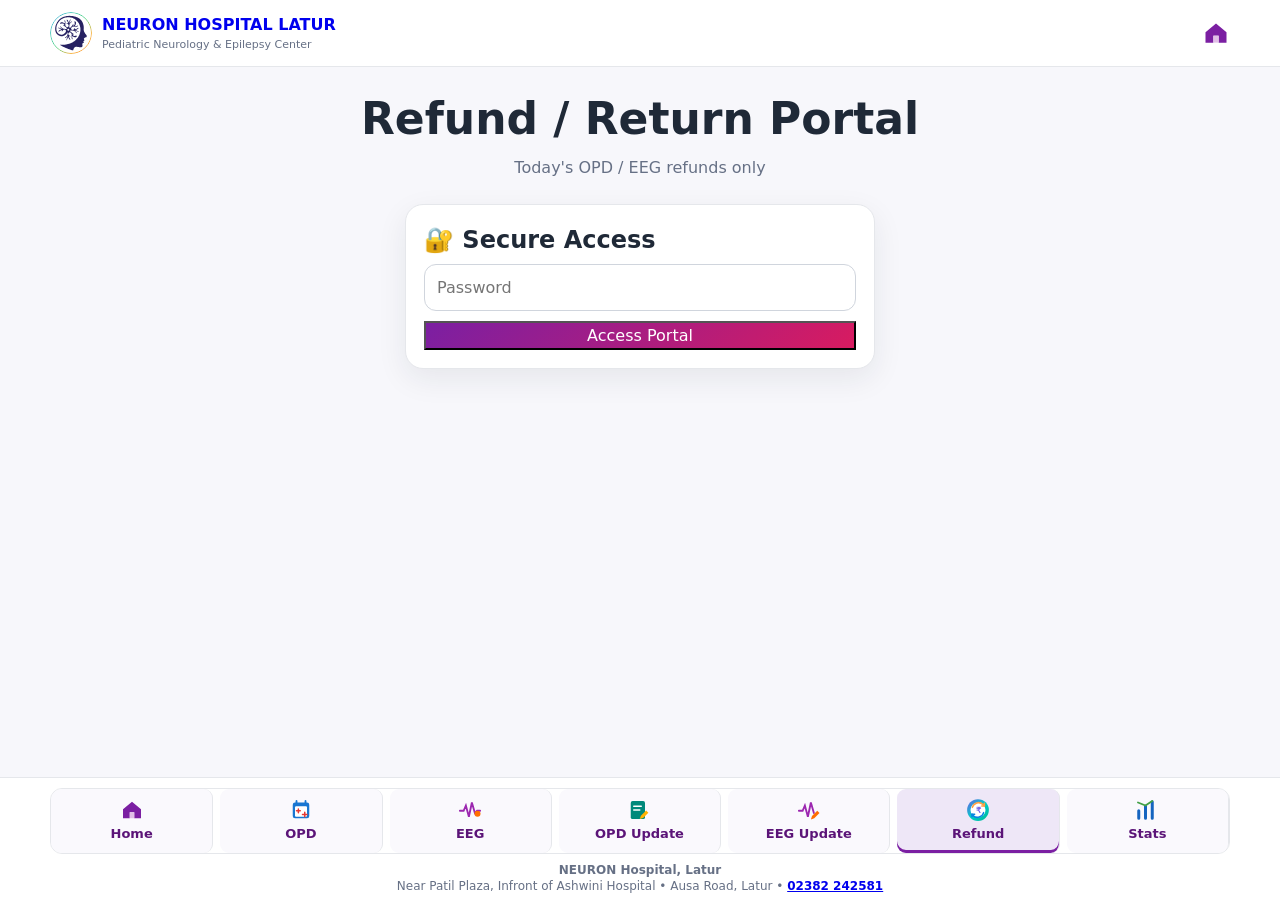
<file: refund.html>
<!doctype html><html lang="en"><head><meta charset="utf-8"><meta name="viewport" content="width=device-width,initial-scale=1"><meta name="theme-color" content="#7b1fa2"><link rel="stylesheet" href="css/base.css"><title>Refund / Return Portal | NEURON Hospital</title><script src="js/secure-preload.js"></script></head><body data-title="Refund / Return Portal"><div id="header"></div><main><div class="container">
<section class="page-title"><h1>Refund / Return Portal</h1><p>Today's OPD / EEG refunds only</p></section>
<section id="gate" class="card secure-wrap"><h2>🔐 Secure Access</h2><input id="password" type="password" inputmode="numeric" maxlength="6" placeholder="Password"><button id="enter" class="cta" style="width:100%;margin-top:10px">Access Portal</button></section>
<section id="portal" hidden>
<section class="card">
<label class="required-field">City</label>
<select id="refundCity"></select>
<label class="required-field">WhatsApp Number</label>
<div class="input-row"><div class="prefix-wrap"><span class="prefix">+91</span><input id="whatsapp" maxlength="10" inputmode="numeric" placeholder="Enter WhatsApp Number"></div><button id="loadBtn" class="btn btn-secondary" onclick="loadRefund()">Load</button></div>
<div id="whatsappError" style="color:red;font-size:14px"></div>
<div id="status" class="status"></div>
</section>
<div id="patients" class="patient-list"></div>
<div id="form"></div>
<section id="confirmation" hidden></section>
</section>
</div></main><div id="footer"></div>
<script src="js/config.js"></script>
<script src="js/schedule.js"></script><script src="js/api.js"></script><script src="js/utils.js"></script><script src="js/common.js"></script><script src="js/secure.js"></script><script src="js/refund.js"></script><script src="js/idb.js"></script><script src="js/recovery.js"></script></body></html>
</file>
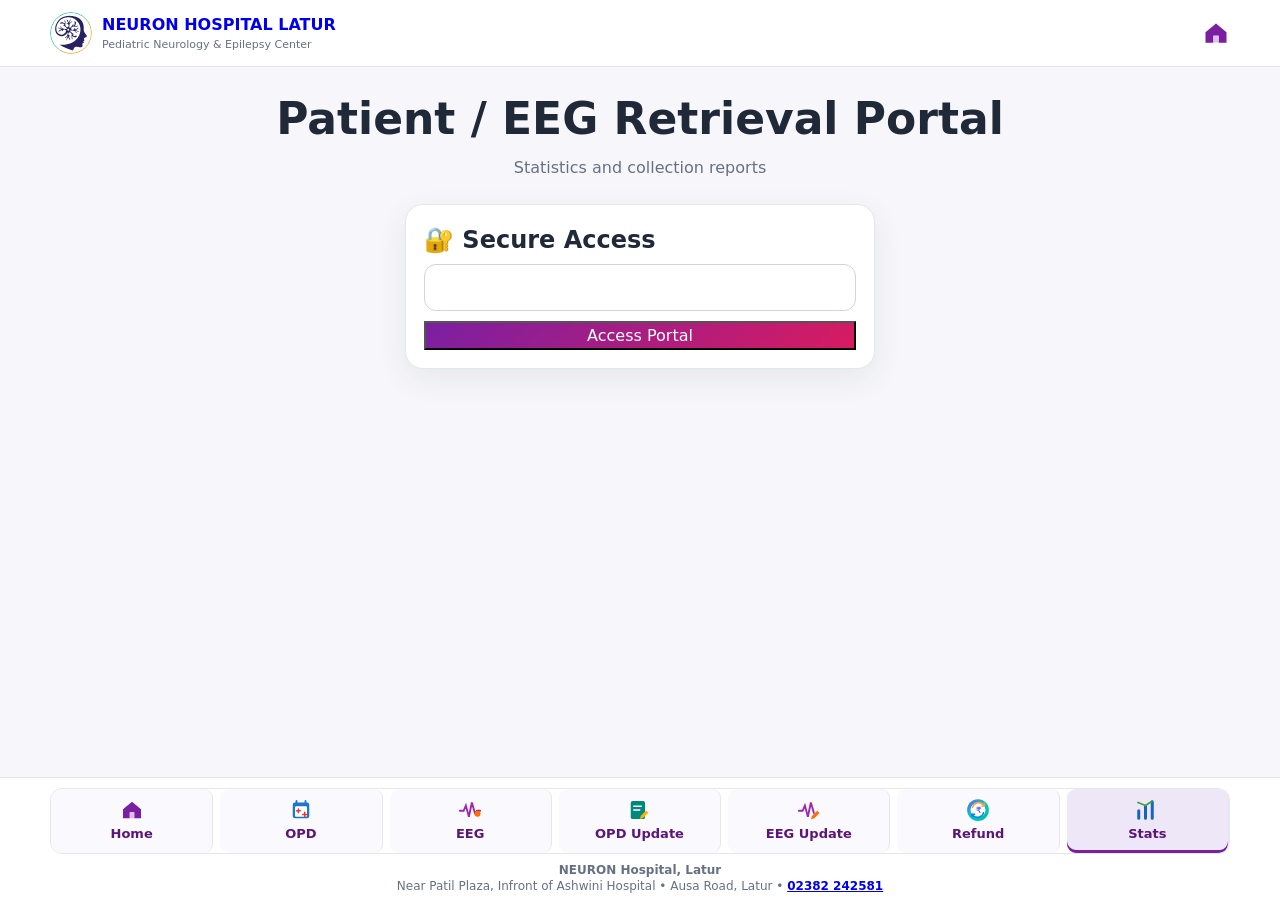
<file: statistics.html>
<!doctype html><html lang="en"><head><meta charset="utf-8"><meta name="viewport" content="width=device-width,initial-scale=1"><meta name="theme-color" content="#7b1fa2"><link rel="stylesheet" href="css/base.css"><title>Statistics | NEURON Hospital</title><script src="js/secure-preload.js"></script></head><body data-title="Statistics"><div id="header"></div><main><div class="container">
<section class="page-title"><h1>Patient / EEG Retrieval Portal</h1><p>Statistics and collection reports</p></section>
<section id="gate" class="card secure-wrap"><h2>🔐 Secure Access</h2><input id="password" type="password" inputmode="numeric" maxlength="6"><button id="enter" class="cta" style="width:100%;margin-top:10px">Access Portal</button></section>
<section id="portal" hidden><div id="statisticsRetrievalTopStatus" class="statistics-retrieval-top-status" aria-live="polite" hidden></div><section class="card"><div class="grid"><div><label>City</label><select id="city"></select></div><div><label>Date</label><select id="period"></select></div><div class="statistics-retrieval-actions"><button id="get" class="cta is-selected" aria-pressed="true">Instant</button><button id="refreshStats" class="btn btn-secondary" aria-pressed="false">Refresh</button></div><div id="retrievalStatus" class="status" aria-live="polite"></div></div></section><section id="historyGate" class="card secure-wrap" hidden><h2>🔐 Historical Statistics Access</h2><p class="status">Previous statistics require additional access.</p><input id="historyPassword" type="password" inputmode="numeric" maxlength="8" placeholder="Historical access password"><button id="historyUnlock" class="cta" style="width:100%;margin-top:10px">Unlock Historical Statistics</button><div id="historyStatus" class="status"></div></section><section id="results" class="card"></section><section id="performanceTrends" class="card performance-trends" hidden><div class="performance-head"><div><h2>Performance Trends</h2><p class="performance-subtitle">Visualize OPD and EEG activity from the same Statistics data.</p></div><button id="performanceToggle" type="button" class="btn btn-secondary" aria-expanded="true">Hide</button></div><div id="performanceBody" class="performance-body"><div class="performance-controls"><div><label for="trendPeriod">Period</label><select id="trendPeriod"></select></div></div><div id="trendStatus" class="trend-status" aria-live="polite"></div><div id="trendChart" class="trend-chart"></div><div id="trendSummary" class="trend-summary"></div><div id="trendRange" class="trend-range"></div></div></section></section>
</div></main><div id="footer"></div><script src="js/config.js"></script><script src="js/schedule.js"></script><script src="js/api.js"></script><script src="js/utils.js"></script><script src="js/common.js"></script><script src="js/secure.js"></script><script src="js/idb.js"></script><script src="js/stats.js"></script><script src="js/recovery.js"></script></body></html>
</file>
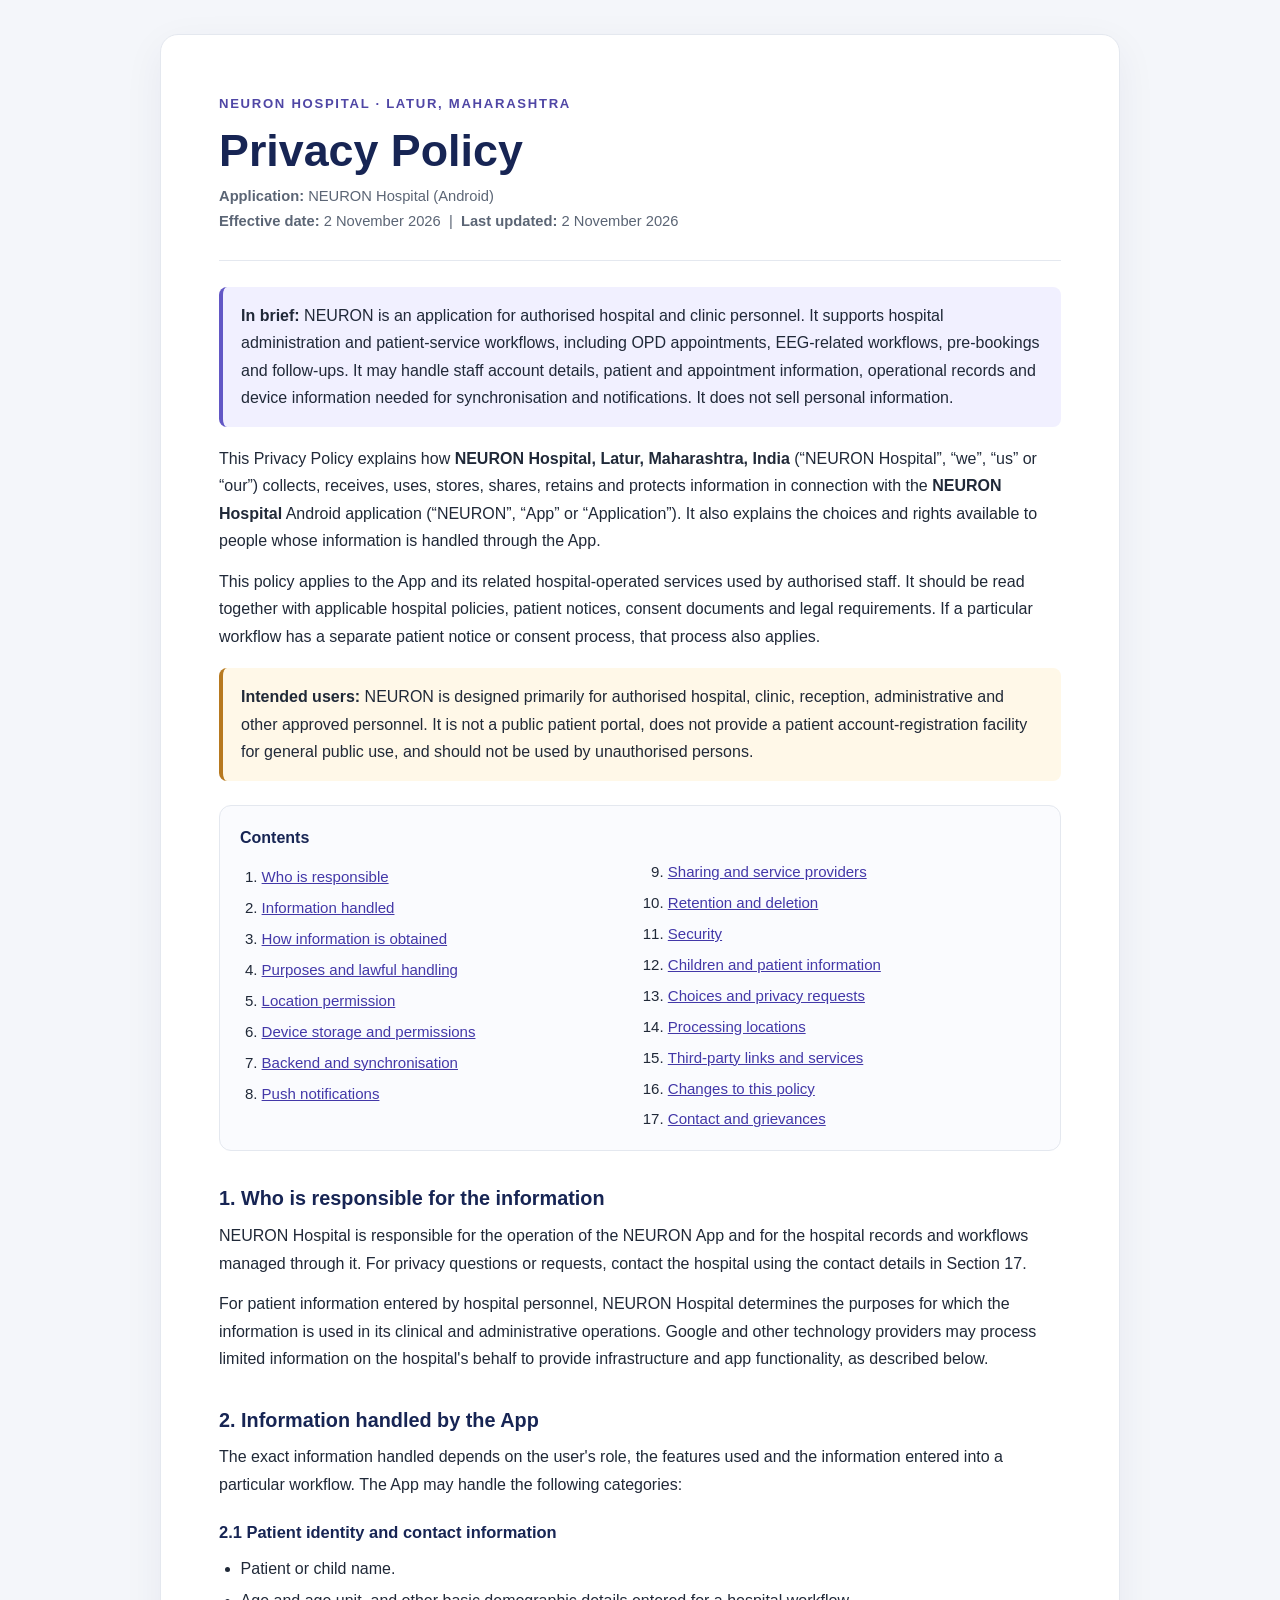
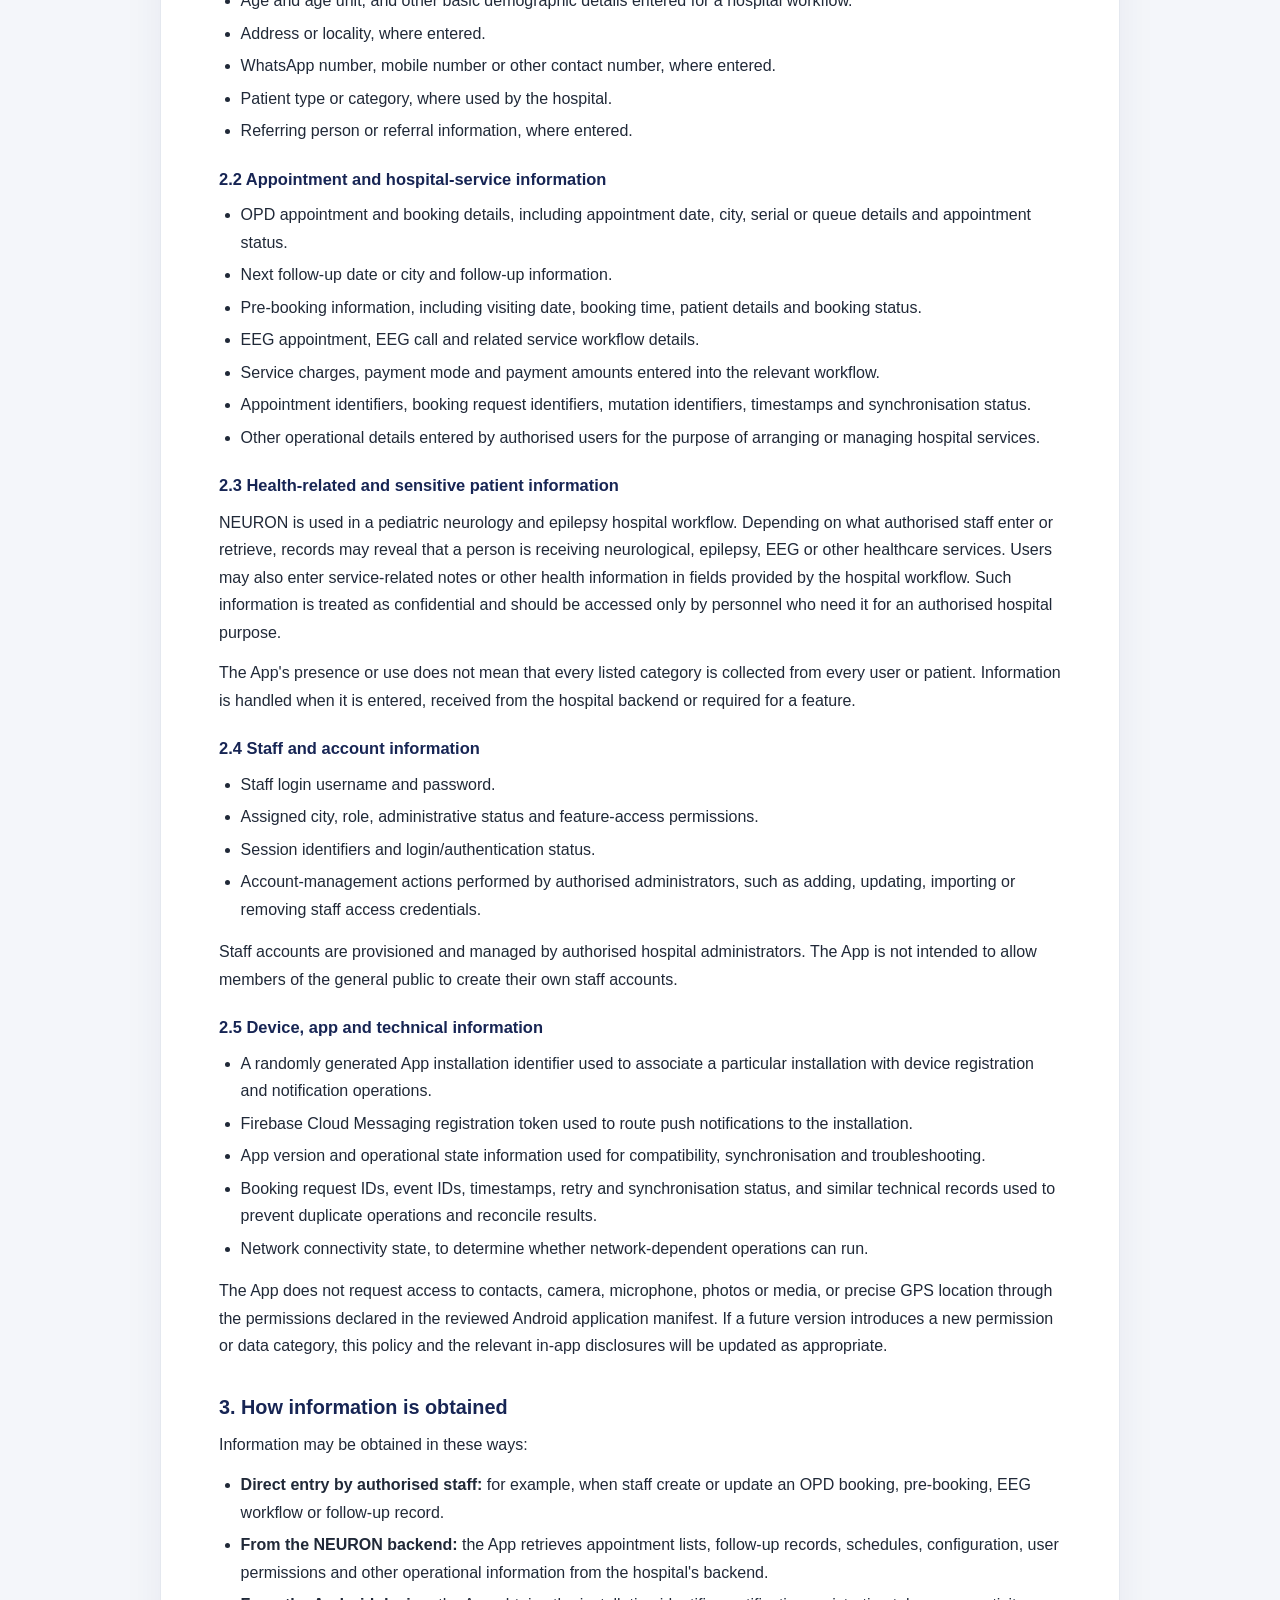
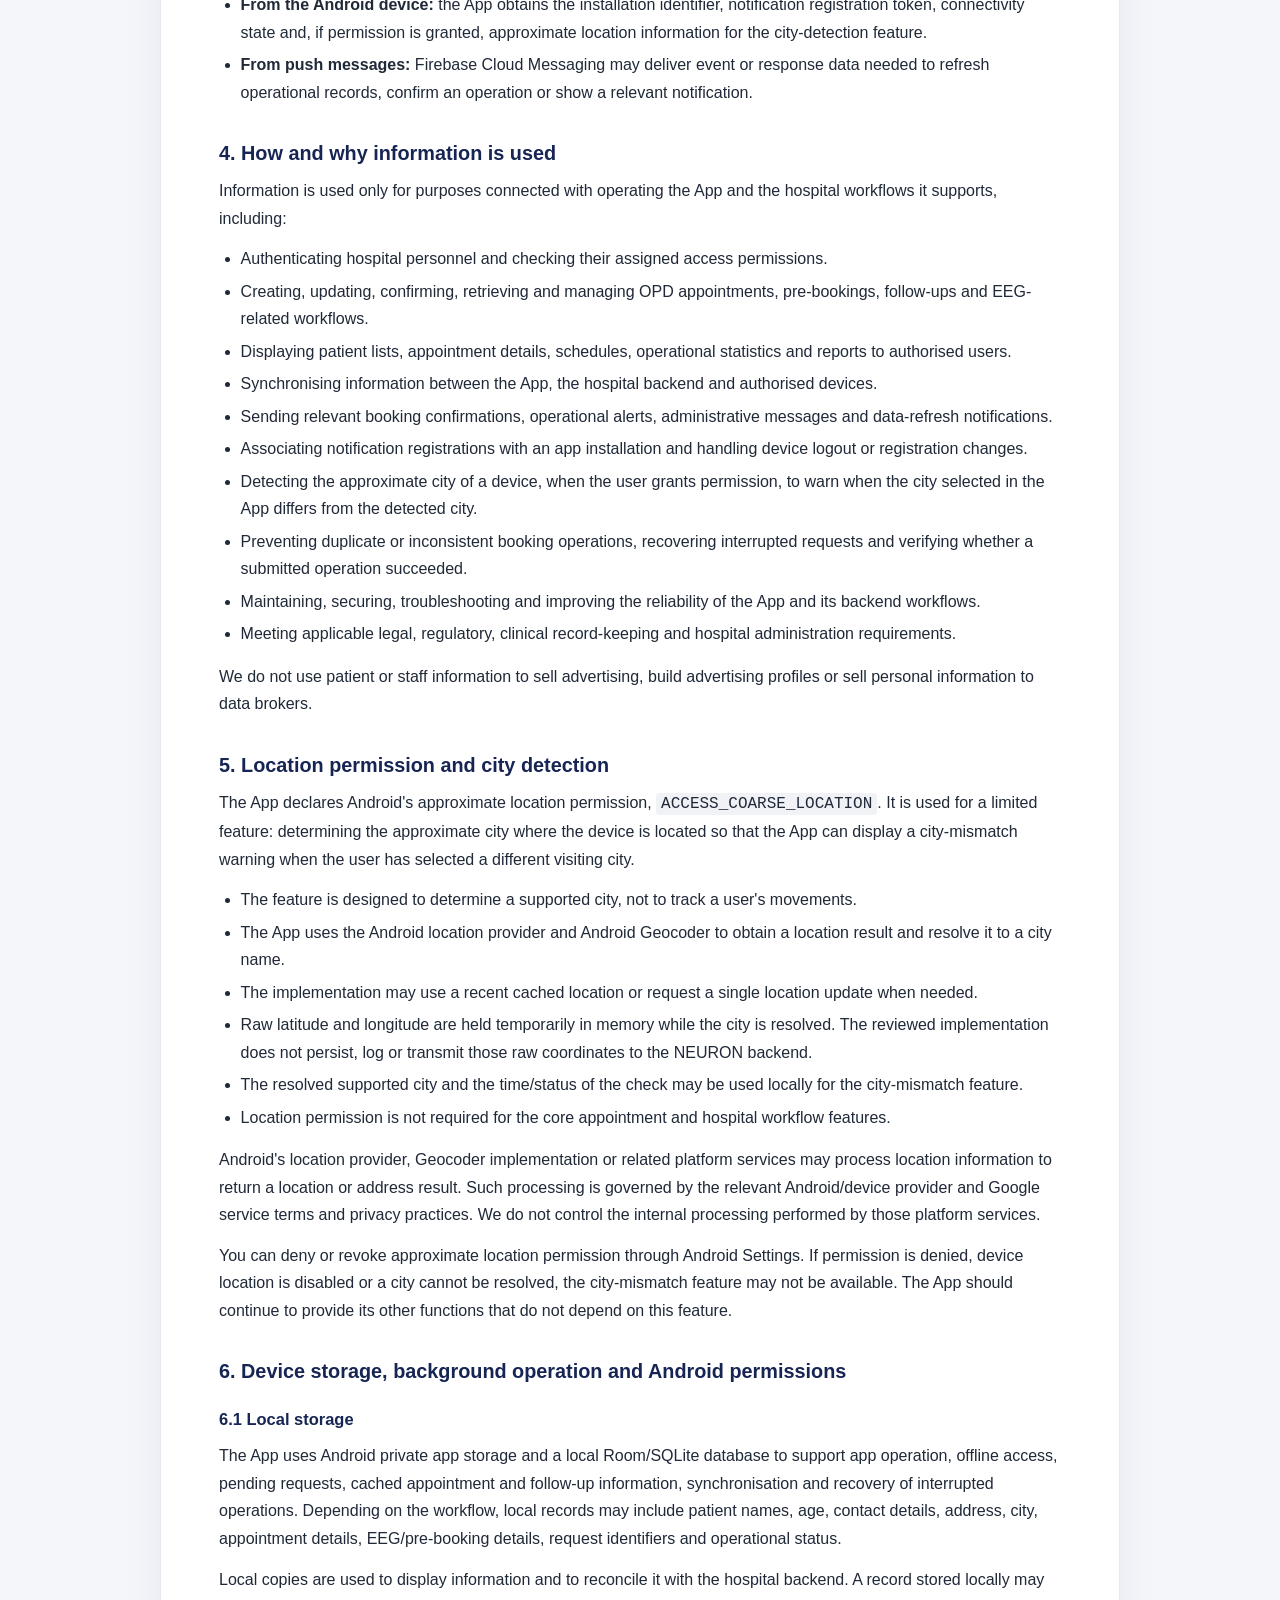
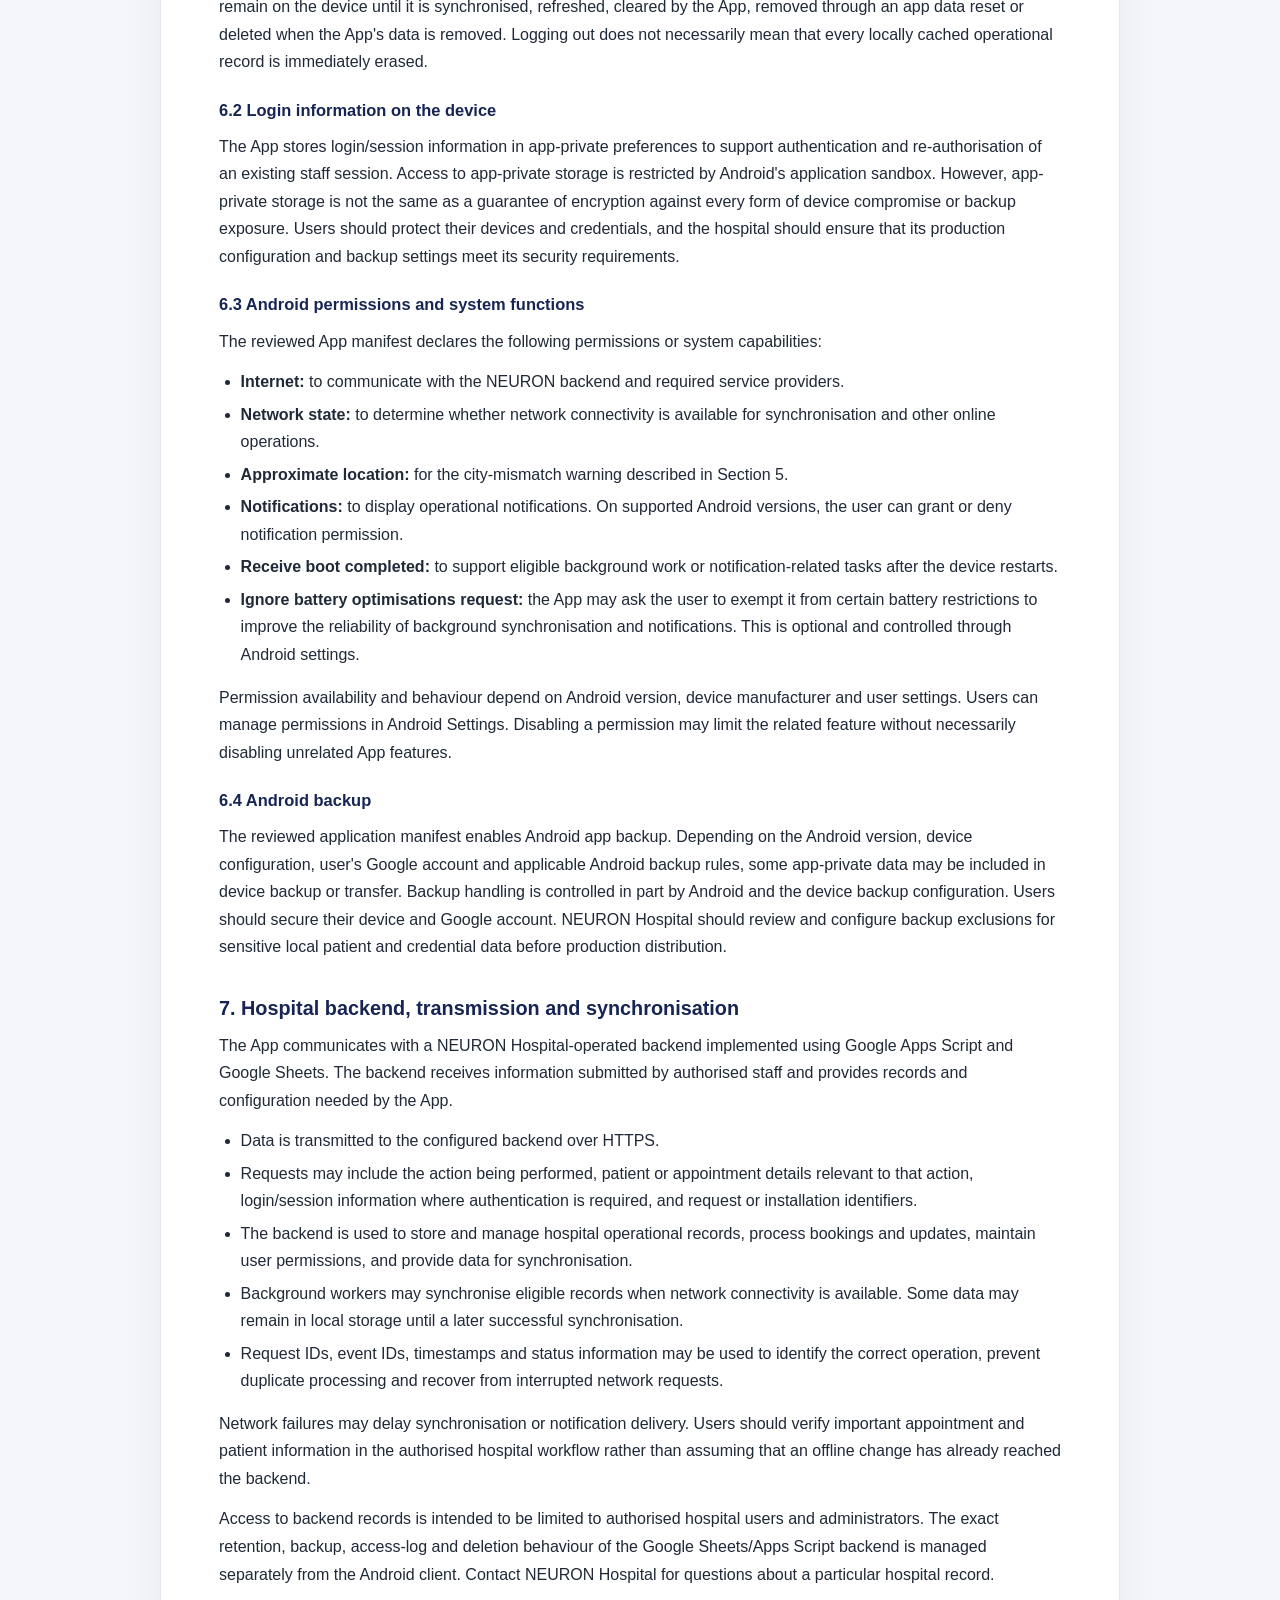
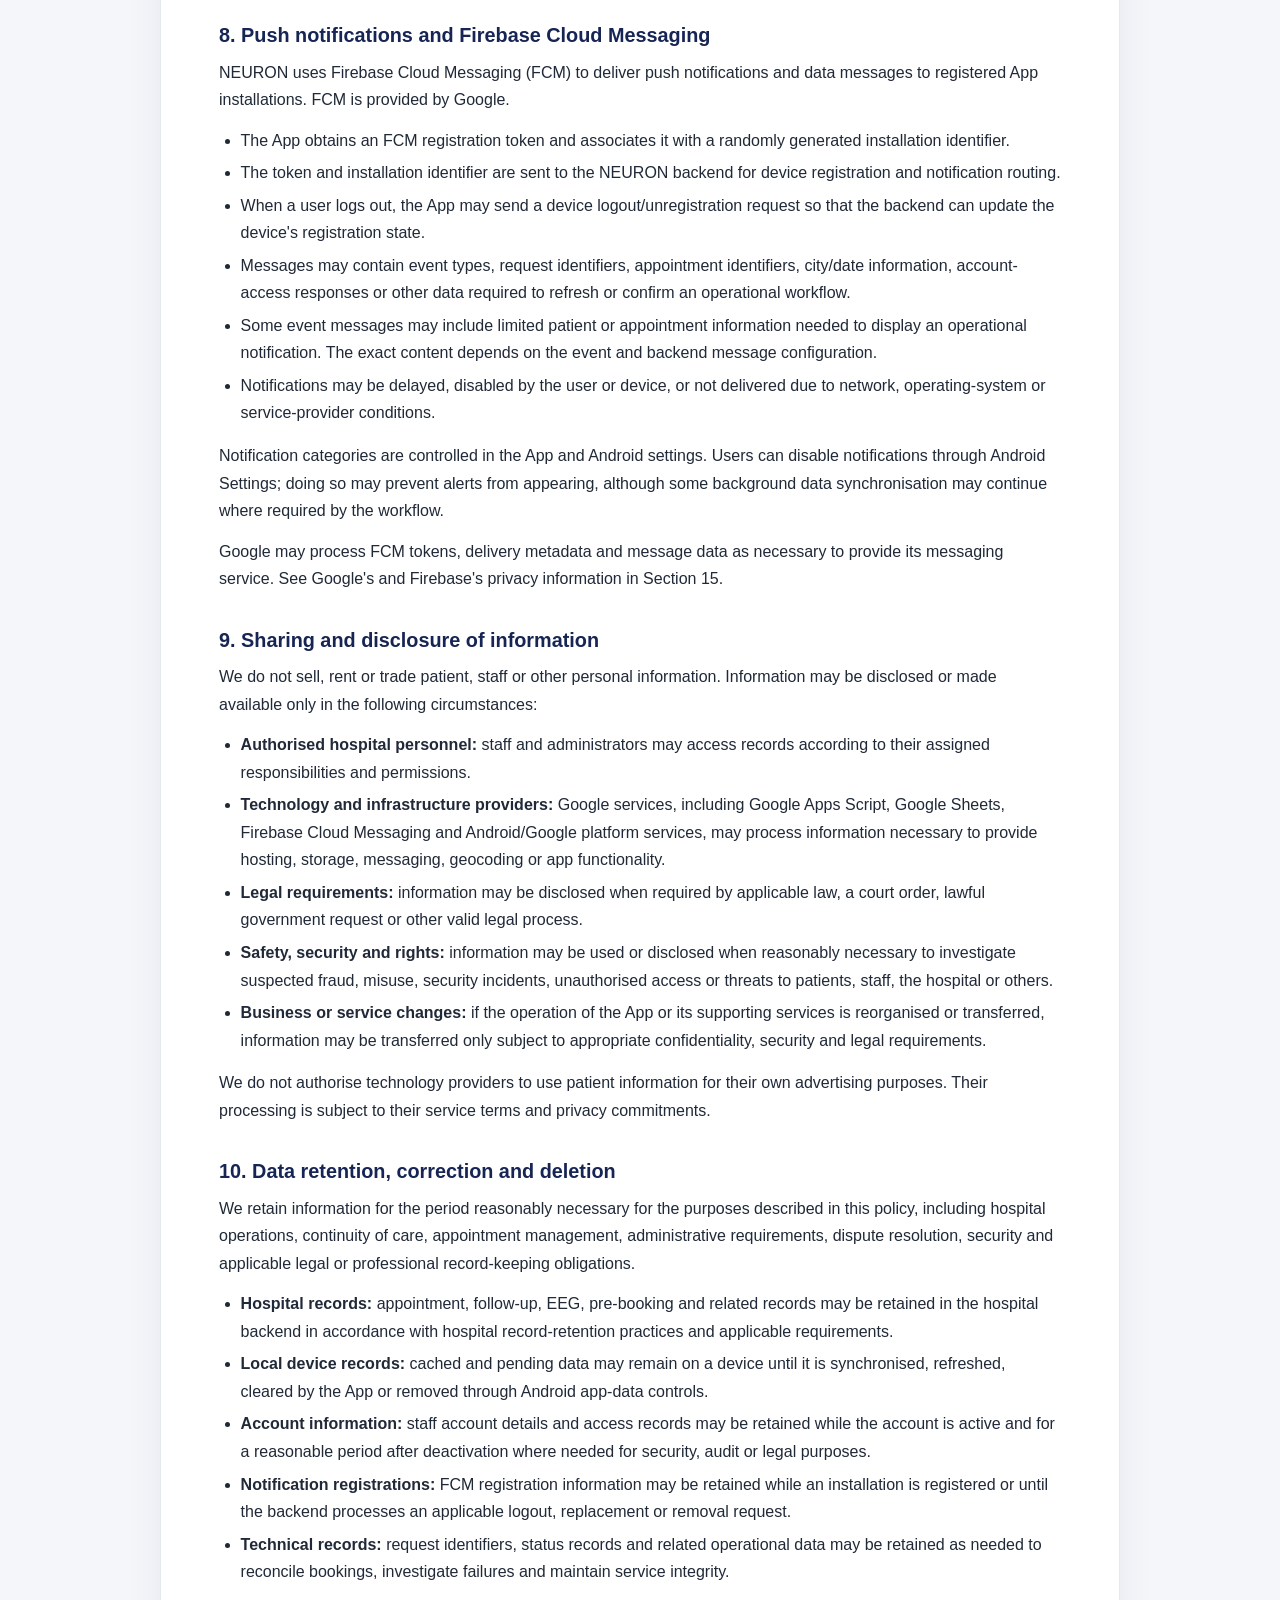
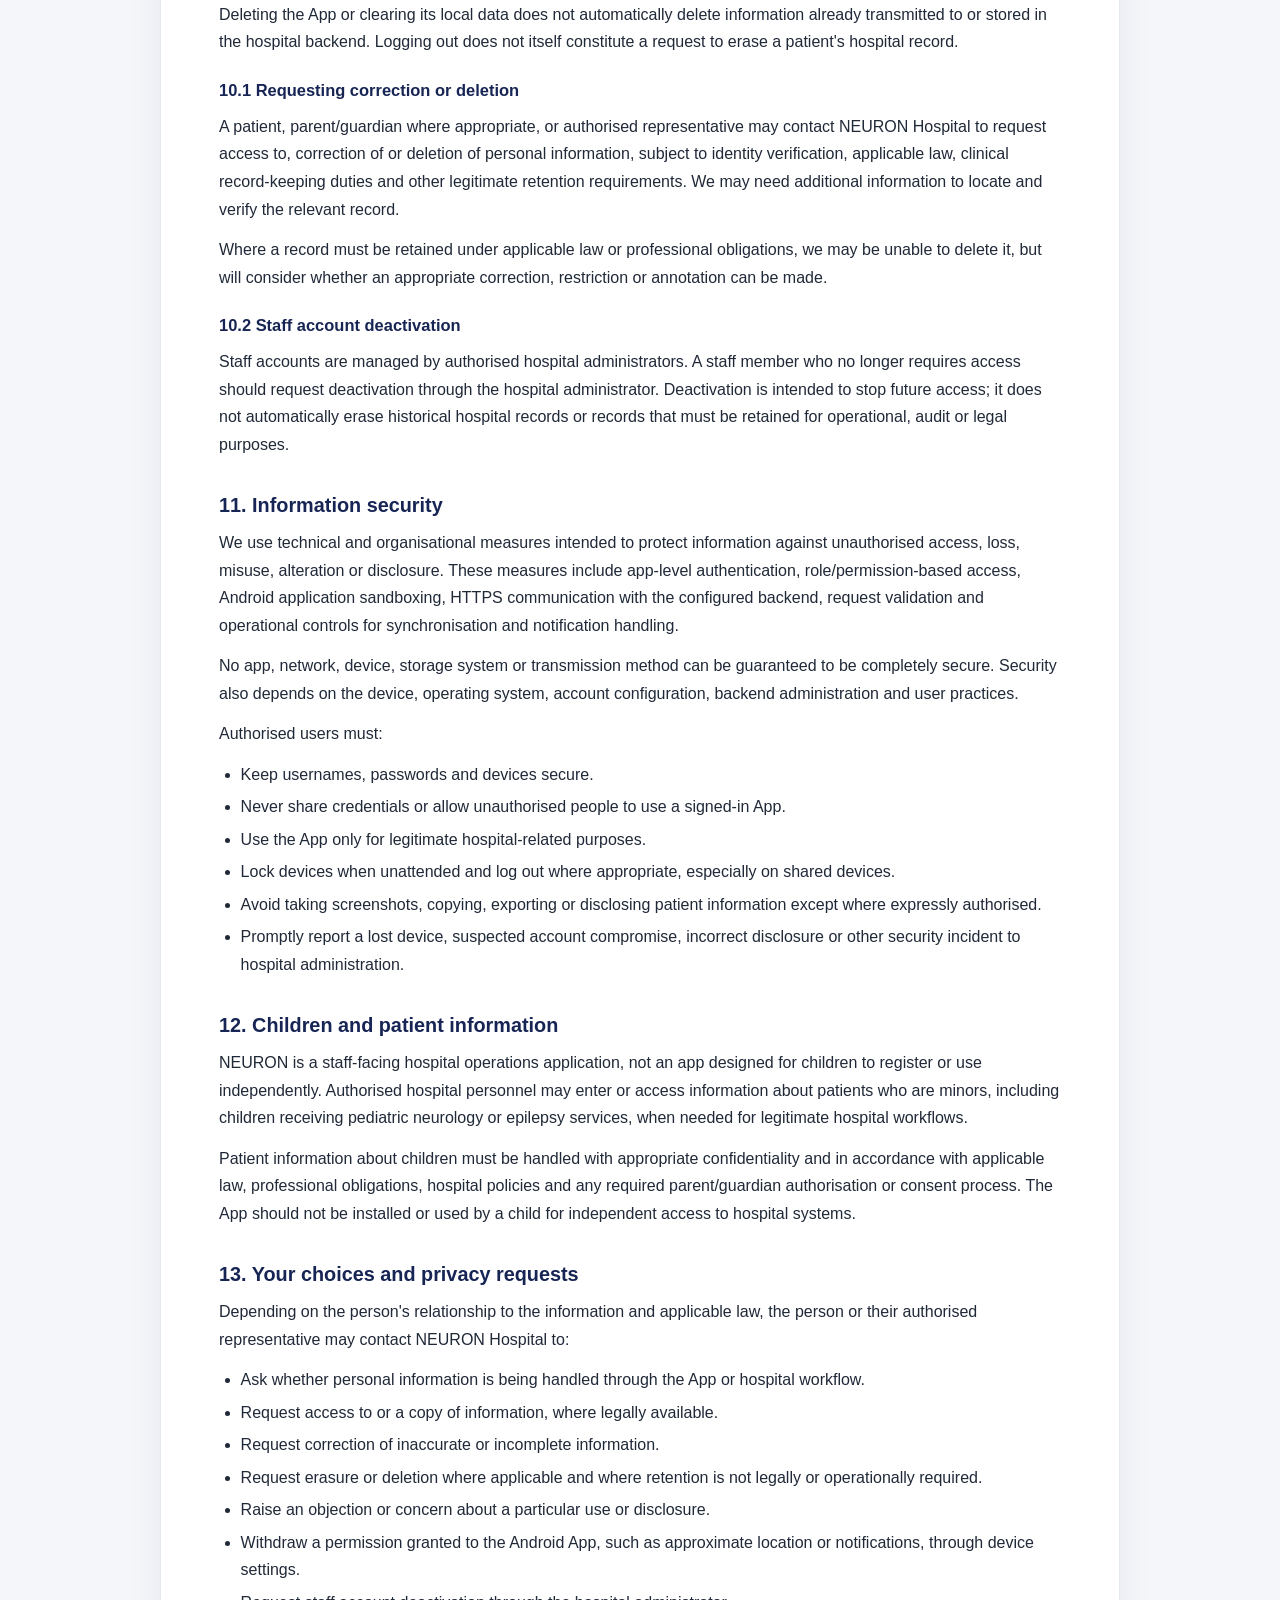
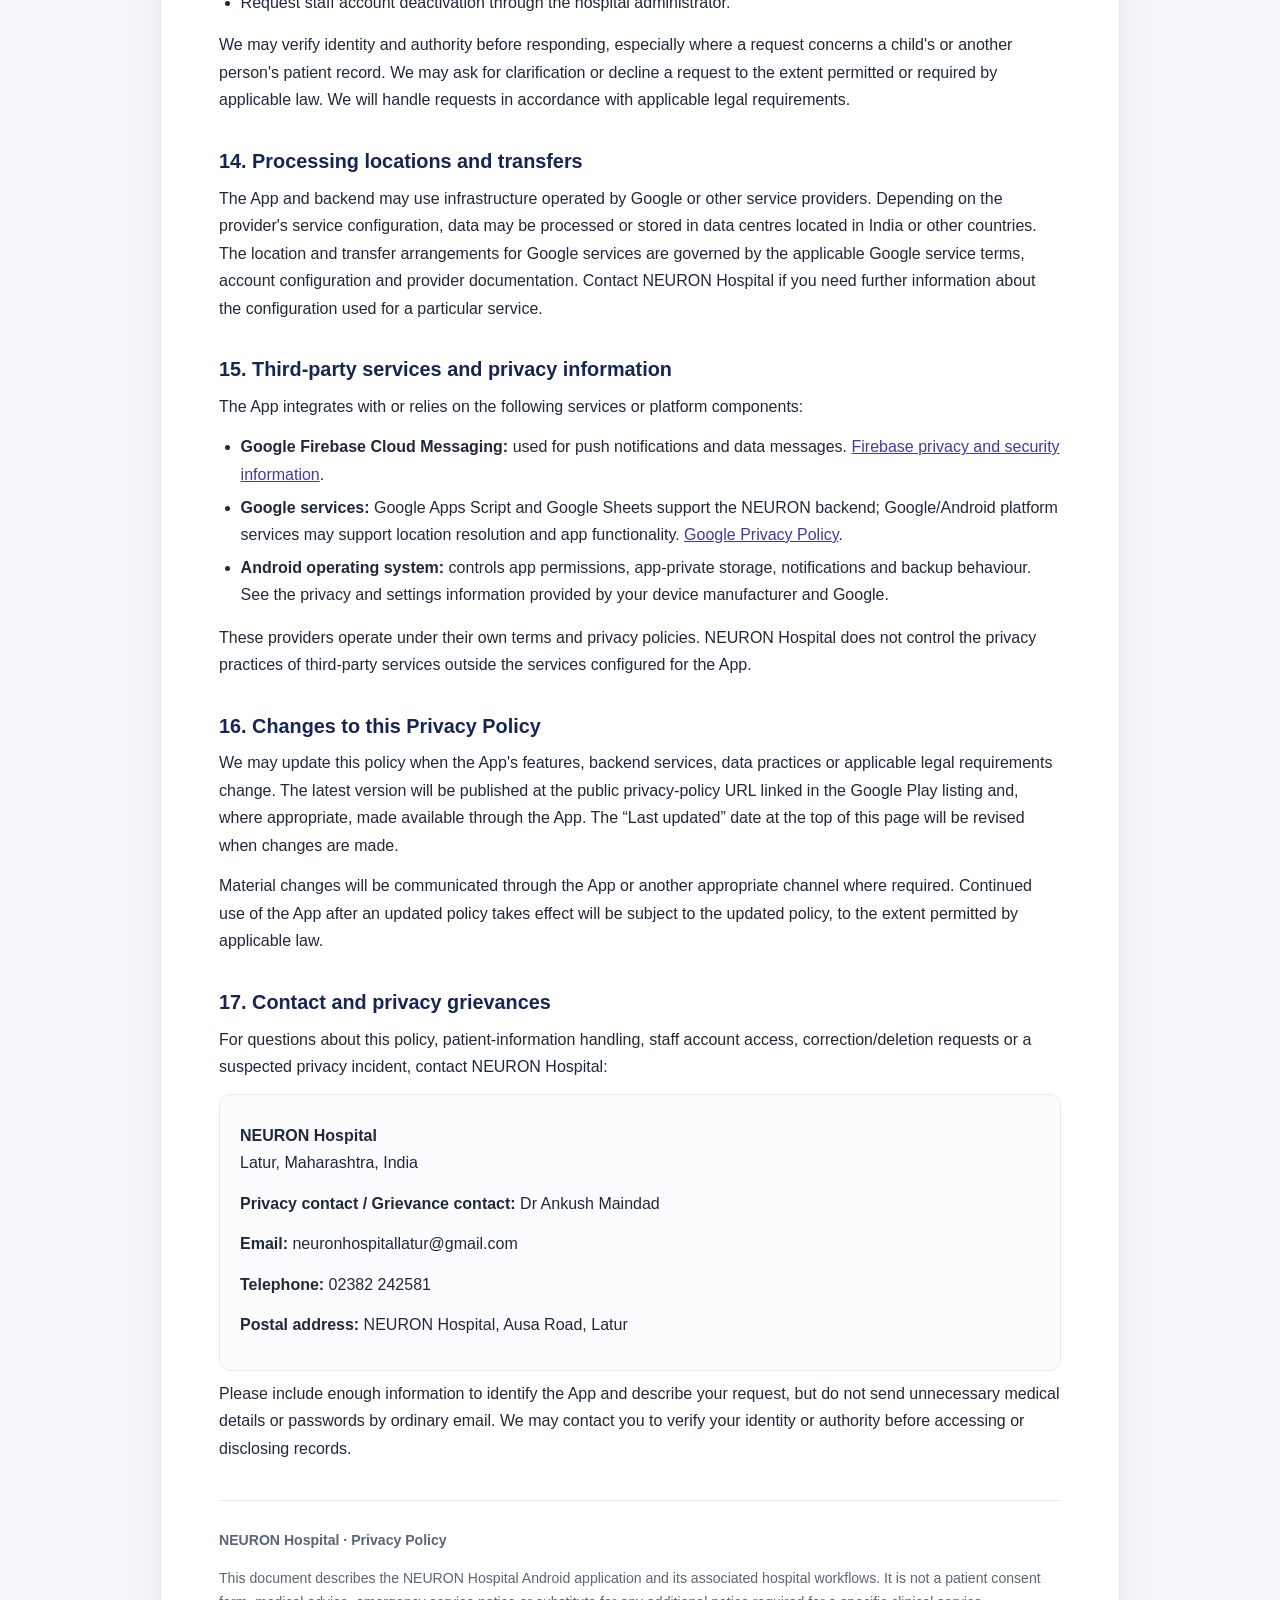
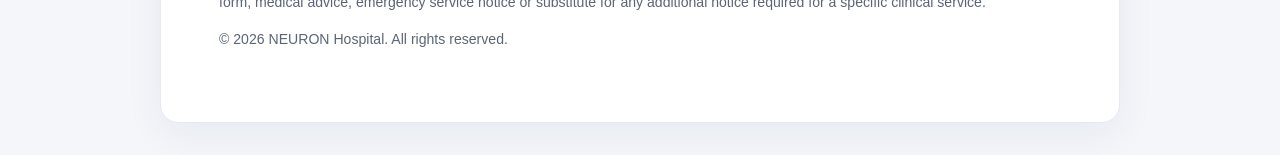
<file: privacy-policy/neuron-policy.html>
<!DOCTYPE html>
<html lang="en">
<head>
  <meta charset="UTF-8">
  <meta name="viewport" content="width=device-width, initial-scale=1">
  <meta name="robots" content="index,follow">
  <meta name="description" content="Privacy Policy for the NEURON Hospital Android application.">
  <title>Privacy Policy - NEURON Hospital</title>
  <style>
    :root {
      --navy: #172554;
      --purple: #4f46a5;
      --ink: #202938;
      --muted: #5b6575;
      --line: #e4e8ef;
      --paper: #ffffff;
      --canvas: #f4f6fa;
      --notice: #f1f0ff;
      --notice-border: #6257c5;
    }
    * { box-sizing: border-box; }
    html { scroll-behavior: smooth; }
    body {
      margin: 0; background: var(--canvas); color: var(--ink);
      font-family: -apple-system, BlinkMacSystemFont, "Segoe UI", Roboto, Arial, sans-serif;
      font-size: 16px; line-height: 1.72;
    }
    .page {
      width: min(960px, calc(100% - 30px)); margin: 34px auto;
      background: var(--paper); border: 1px solid var(--line);
      border-radius: 18px; padding: clamp(22px, 5vw, 58px);
      box-shadow: 0 12px 40px rgba(23, 37, 84, .06);
    }
    header { border-bottom: 1px solid var(--line); padding-bottom: 25px; margin-bottom: 26px; }
    .brand { color: var(--purple); font-size: .82rem; font-weight: 800; letter-spacing: .13em; text-transform: uppercase; }
    h1 { color: var(--navy); font-size: clamp(2rem, 5vw, 2.8rem); line-height: 1.15; margin: 9px 0 8px; }
    h2 { color: var(--navy); font-size: 1.24rem; line-height: 1.35; margin: 34px 0 10px; scroll-margin-top: 18px; }
    h3 { color: var(--navy); font-size: 1.03rem; margin: 20px 0 6px; }
    p { margin: 9px 0 13px; }
    ul, ol { padding-left: 1.35rem; margin: 8px 0 15px; }
    li { margin: 5px 0; }
    a { color: #4338a8; overflow-wrap: anywhere; }
    .meta { color: var(--muted); font-size: .92rem; margin: 0; }
    .intro, .important {
      background: var(--notice); border-left: 4px solid var(--notice-border);
      padding: 15px 18px; border-radius: 8px; margin: 18px 0;
    }
    .important { background: #fff8e8; border-left-color: #b7791f; }
    .small { color: var(--muted); font-size: .92rem; }
    .toc { background: #fafbfe; border: 1px solid var(--line); border-radius: 12px; padding: 18px 20px; margin: 24px 0; }
    .toc strong { color: var(--navy); }
    .toc ol { columns: 2; column-gap: 34px; margin-bottom: 0; }
    .toc li { break-inside: avoid; font-size: .94rem; }
    .contact {
      border: 1px solid var(--line); border-radius: 12px;
      padding: 18px 20px; background: #fcfcff;
    }
    code { background: #f0f2f6; padding: 2px 5px; border-radius: 4px; overflow-wrap: anywhere; }
    footer { border-top: 1px solid var(--line); margin-top: 38px; padding-top: 18px; color: var(--muted); font-size: .88rem; }
    @media (max-width: 620px) {
      .page { width: 100%; margin: 0; border: 0; border-radius: 0; padding: 25px 20px 38px; }
      .toc ol { columns: 1; }
    }
    @media print {
      body { background: #fff; }
      .page { width: 100%; margin: 0; border: 0; box-shadow: none; }
      a { color: inherit; text-decoration: none; }
    }
  </style>
</head>
<body>
<main class="page">
  <header>
    <div class="brand">NEURON Hospital · Latur, Maharashtra</div>
    <h1>Privacy Policy</h1>
    <p class="meta"><strong>Application:</strong> NEURON Hospital (Android)</p>
    <p class="meta"><strong>Effective date:</strong> 2 November 2026 &nbsp;|&nbsp; <strong>Last updated:</strong> 2 November 2026</p>
  </header>

  <section class="intro">
    <strong>In brief:</strong> NEURON is an application for authorised hospital and clinic personnel. It supports hospital administration and patient-service workflows, including OPD appointments, EEG-related workflows, pre-bookings and follow-ups. It may handle staff account details, patient and appointment information, operational records and device information needed for synchronisation and notifications. It does not sell personal information.
  </section>

  <p>This Privacy Policy explains how <strong>NEURON Hospital, Latur, Maharashtra, India</strong> (“NEURON Hospital”, “we”, “us” or “our”) collects, receives, uses, stores, shares, retains and protects information in connection with the <strong>NEURON Hospital</strong> Android application (“NEURON”, “App” or “Application”). It also explains the choices and rights available to people whose information is handled through the App.</p>

  <p>This policy applies to the App and its related hospital-operated services used by authorised staff. It should be read together with applicable hospital policies, patient notices, consent documents and legal requirements. If a particular workflow has a separate patient notice or consent process, that process also applies.</p>

  <div class="important">
    <strong>Intended users:</strong> NEURON is designed primarily for authorised hospital, clinic, reception, administrative and other approved personnel. It is not a public patient portal, does not provide a patient account-registration facility for general public use, and should not be used by unauthorised persons.
  </div>

  <nav class="toc" aria-label="Contents">
    <strong>Contents</strong>
    <ol>
      <li><a href="#controller">Who is responsible</a></li>
      <li><a href="#information">Information handled</a></li>
      <li><a href="#sources">How information is obtained</a></li>
      <li><a href="#purposes">Purposes and lawful handling</a></li>
      <li><a href="#location">Location permission</a></li>
      <li><a href="#device">Device storage and permissions</a></li>
      <li><a href="#backend">Backend and synchronisation</a></li>
      <li><a href="#notifications">Push notifications</a></li>
      <li><a href="#sharing">Sharing and service providers</a></li>
      <li><a href="#retention">Retention and deletion</a></li>
      <li><a href="#security">Security</a></li>
      <li><a href="#children">Children and patient information</a></li>
      <li><a href="#rights">Choices and privacy requests</a></li>
      <li><a href="#international">Processing locations</a></li>
      <li><a href="#thirdparty">Third-party links and services</a></li>
      <li><a href="#changes">Changes to this policy</a></li>
      <li><a href="#contact">Contact and grievances</a></li>
    </ol>
  </nav>

  <h2 id="controller">1. Who is responsible for the information</h2>
  <p>NEURON Hospital is responsible for the operation of the NEURON App and for the hospital records and workflows managed through it. For privacy questions or requests, contact the hospital using the contact details in Section 17.</p>
  <p>For patient information entered by hospital personnel, NEURON Hospital determines the purposes for which the information is used in its clinical and administrative operations. Google and other technology providers may process limited information on the hospital's behalf to provide infrastructure and app functionality, as described below.</p>

  <h2 id="information">2. Information handled by the App</h2>
  <p>The exact information handled depends on the user's role, the features used and the information entered into a particular workflow. The App may handle the following categories:</p>

  <h3>2.1 Patient identity and contact information</h3>
  <ul>
    <li>Patient or child name.</li>
    <li>Age and age unit, and other basic demographic details entered for a hospital workflow.</li>
    <li>Address or locality, where entered.</li>
    <li>WhatsApp number, mobile number or other contact number, where entered.</li>
    <li>Patient type or category, where used by the hospital.</li>
    <li>Referring person or referral information, where entered.</li>
  </ul>

  <h3>2.2 Appointment and hospital-service information</h3>
  <ul>
    <li>OPD appointment and booking details, including appointment date, city, serial or queue details and appointment status.</li>
    <li>Next follow-up date or city and follow-up information.</li>
    <li>Pre-booking information, including visiting date, booking time, patient details and booking status.</li>
    <li>EEG appointment, EEG call and related service workflow details.</li>
    <li>Service charges, payment mode and payment amounts entered into the relevant workflow.</li>
    <li>Appointment identifiers, booking request identifiers, mutation identifiers, timestamps and synchronisation status.</li>
    <li>Other operational details entered by authorised users for the purpose of arranging or managing hospital services.</li>
  </ul>

  <h3>2.3 Health-related and sensitive patient information</h3>
  <p>NEURON is used in a pediatric neurology and epilepsy hospital workflow. Depending on what authorised staff enter or retrieve, records may reveal that a person is receiving neurological, epilepsy, EEG or other healthcare services. Users may also enter service-related notes or other health information in fields provided by the hospital workflow. Such information is treated as confidential and should be accessed only by personnel who need it for an authorised hospital purpose.</p>
  <p>The App's presence or use does not mean that every listed category is collected from every user or patient. Information is handled when it is entered, received from the hospital backend or required for a feature.</p>

  <h3>2.4 Staff and account information</h3>
  <ul>
    <li>Staff login username and password.</li>
    <li>Assigned city, role, administrative status and feature-access permissions.</li>
    <li>Session identifiers and login/authentication status.</li>
    <li>Account-management actions performed by authorised administrators, such as adding, updating, importing or removing staff access credentials.</li>
  </ul>
  <p>Staff accounts are provisioned and managed by authorised hospital administrators. The App is not intended to allow members of the general public to create their own staff accounts.</p>

  <h3>2.5 Device, app and technical information</h3>
  <ul>
    <li>A randomly generated App installation identifier used to associate a particular installation with device registration and notification operations.</li>
    <li>Firebase Cloud Messaging registration token used to route push notifications to the installation.</li>
    <li>App version and operational state information used for compatibility, synchronisation and troubleshooting.</li>
    <li>Booking request IDs, event IDs, timestamps, retry and synchronisation status, and similar technical records used to prevent duplicate operations and reconcile results.</li>
    <li>Network connectivity state, to determine whether network-dependent operations can run.</li>
  </ul>
  <p>The App does not request access to contacts, camera, microphone, photos or media, or precise GPS location through the permissions declared in the reviewed Android application manifest. If a future version introduces a new permission or data category, this policy and the relevant in-app disclosures will be updated as appropriate.</p>

  <h2 id="sources">3. How information is obtained</h2>
  <p>Information may be obtained in these ways:</p>
  <ul>
    <li><strong>Direct entry by authorised staff:</strong> for example, when staff create or update an OPD booking, pre-booking, EEG workflow or follow-up record.</li>
    <li><strong>From the NEURON backend:</strong> the App retrieves appointment lists, follow-up records, schedules, configuration, user permissions and other operational information from the hospital's backend.</li>
    <li><strong>From the Android device:</strong> the App obtains the installation identifier, notification registration token, connectivity state and, if permission is granted, approximate location information for the city-detection feature.</li>
    <li><strong>From push messages:</strong> Firebase Cloud Messaging may deliver event or response data needed to refresh operational records, confirm an operation or show a relevant notification.</li>
  </ul>

  <h2 id="purposes">4. How and why information is used</h2>
  <p>Information is used only for purposes connected with operating the App and the hospital workflows it supports, including:</p>
  <ul>
    <li>Authenticating hospital personnel and checking their assigned access permissions.</li>
    <li>Creating, updating, confirming, retrieving and managing OPD appointments, pre-bookings, follow-ups and EEG-related workflows.</li>
    <li>Displaying patient lists, appointment details, schedules, operational statistics and reports to authorised users.</li>
    <li>Synchronising information between the App, the hospital backend and authorised devices.</li>
    <li>Sending relevant booking confirmations, operational alerts, administrative messages and data-refresh notifications.</li>
    <li>Associating notification registrations with an app installation and handling device logout or registration changes.</li>
    <li>Detecting the approximate city of a device, when the user grants permission, to warn when the city selected in the App differs from the detected city.</li>
    <li>Preventing duplicate or inconsistent booking operations, recovering interrupted requests and verifying whether a submitted operation succeeded.</li>
    <li>Maintaining, securing, troubleshooting and improving the reliability of the App and its backend workflows.</li>
    <li>Meeting applicable legal, regulatory, clinical record-keeping and hospital administration requirements.</li>
  </ul>
  <p>We do not use patient or staff information to sell advertising, build advertising profiles or sell personal information to data brokers.</p>

  <h2 id="location">5. Location permission and city detection</h2>
  <p>The App declares Android's approximate location permission, <code>ACCESS_COARSE_LOCATION</code>. It is used for a limited feature: determining the approximate city where the device is located so that the App can display a city-mismatch warning when the user has selected a different visiting city.</p>
  <ul>
    <li>The feature is designed to determine a supported city, not to track a user's movements.</li>
    <li>The App uses the Android location provider and Android Geocoder to obtain a location result and resolve it to a city name.</li>
    <li>The implementation may use a recent cached location or request a single location update when needed.</li>
    <li>Raw latitude and longitude are held temporarily in memory while the city is resolved. The reviewed implementation does not persist, log or transmit those raw coordinates to the NEURON backend.</li>
    <li>The resolved supported city and the time/status of the check may be used locally for the city-mismatch feature.</li>
    <li>Location permission is not required for the core appointment and hospital workflow features.</li>
  </ul>
  <p>Android's location provider, Geocoder implementation or related platform services may process location information to return a location or address result. Such processing is governed by the relevant Android/device provider and Google service terms and privacy practices. We do not control the internal processing performed by those platform services.</p>
  <p>You can deny or revoke approximate location permission through Android Settings. If permission is denied, device location is disabled or a city cannot be resolved, the city-mismatch feature may not be available. The App should continue to provide its other functions that do not depend on this feature.</p>

  <h2 id="device">6. Device storage, background operation and Android permissions</h2>
  <h3>6.1 Local storage</h3>
  <p>The App uses Android private app storage and a local Room/SQLite database to support app operation, offline access, pending requests, cached appointment and follow-up information, synchronisation and recovery of interrupted operations. Depending on the workflow, local records may include patient names, age, contact details, address, city, appointment details, EEG/pre-booking details, request identifiers and operational status.</p>
  <p>Local copies are used to display information and to reconcile it with the hospital backend. A record stored locally may remain on the device until it is synchronised, refreshed, cleared by the App, removed through an app data reset or deleted when the App's data is removed. Logging out does not necessarily mean that every locally cached operational record is immediately erased.</p>

  <h3>6.2 Login information on the device</h3>
  <p>The App stores login/session information in app-private preferences to support authentication and re-authorisation of an existing staff session. Access to app-private storage is restricted by Android's application sandbox. However, app-private storage is not the same as a guarantee of encryption against every form of device compromise or backup exposure. Users should protect their devices and credentials, and the hospital should ensure that its production configuration and backup settings meet its security requirements.</p>

  <h3>6.3 Android permissions and system functions</h3>
  <p>The reviewed App manifest declares the following permissions or system capabilities:</p>
  <ul>
    <li><strong>Internet:</strong> to communicate with the NEURON backend and required service providers.</li>
    <li><strong>Network state:</strong> to determine whether network connectivity is available for synchronisation and other online operations.</li>
    <li><strong>Approximate location:</strong> for the city-mismatch warning described in Section 5.</li>
    <li><strong>Notifications:</strong> to display operational notifications. On supported Android versions, the user can grant or deny notification permission.</li>
    <li><strong>Receive boot completed:</strong> to support eligible background work or notification-related tasks after the device restarts.</li>
    <li><strong>Ignore battery optimisations request:</strong> the App may ask the user to exempt it from certain battery restrictions to improve the reliability of background synchronisation and notifications. This is optional and controlled through Android settings.</li>
  </ul>
  <p>Permission availability and behaviour depend on Android version, device manufacturer and user settings. Users can manage permissions in Android Settings. Disabling a permission may limit the related feature without necessarily disabling unrelated App features.</p>

  <h3>6.4 Android backup</h3>
  <p>The reviewed application manifest enables Android app backup. Depending on the Android version, device configuration, user's Google account and applicable Android backup rules, some app-private data may be included in device backup or transfer. Backup handling is controlled in part by Android and the device backup configuration. Users should secure their device and Google account. NEURON Hospital should review and configure backup exclusions for sensitive local patient and credential data before production distribution.</p>

  <h2 id="backend">7. Hospital backend, transmission and synchronisation</h2>
  <p>The App communicates with a NEURON Hospital-operated backend implemented using Google Apps Script and Google Sheets. The backend receives information submitted by authorised staff and provides records and configuration needed by the App.</p>
  <ul>
    <li>Data is transmitted to the configured backend over HTTPS.</li>
    <li>Requests may include the action being performed, patient or appointment details relevant to that action, login/session information where authentication is required, and request or installation identifiers.</li>
    <li>The backend is used to store and manage hospital operational records, process bookings and updates, maintain user permissions, and provide data for synchronisation.</li>
    <li>Background workers may synchronise eligible records when network connectivity is available. Some data may remain in local storage until a later successful synchronisation.</li>
    <li>Request IDs, event IDs, timestamps and status information may be used to identify the correct operation, prevent duplicate processing and recover from interrupted network requests.</li>
  </ul>
  <p>Network failures may delay synchronisation or notification delivery. Users should verify important appointment and patient information in the authorised hospital workflow rather than assuming that an offline change has already reached the backend.</p>
  <p>Access to backend records is intended to be limited to authorised hospital users and administrators. The exact retention, backup, access-log and deletion behaviour of the Google Sheets/Apps Script backend is managed separately from the Android client. Contact NEURON Hospital for questions about a particular hospital record.</p>

  <h2 id="notifications">8. Push notifications and Firebase Cloud Messaging</h2>
  <p>NEURON uses Firebase Cloud Messaging (FCM) to deliver push notifications and data messages to registered App installations. FCM is provided by Google.</p>
  <ul>
    <li>The App obtains an FCM registration token and associates it with a randomly generated installation identifier.</li>
    <li>The token and installation identifier are sent to the NEURON backend for device registration and notification routing.</li>
    <li>When a user logs out, the App may send a device logout/unregistration request so that the backend can update the device's registration state.</li>
    <li>Messages may contain event types, request identifiers, appointment identifiers, city/date information, account-access responses or other data required to refresh or confirm an operational workflow.</li>
    <li>Some event messages may include limited patient or appointment information needed to display an operational notification. The exact content depends on the event and backend message configuration.</li>
    <li>Notifications may be delayed, disabled by the user or device, or not delivered due to network, operating-system or service-provider conditions.</li>
  </ul>
  <p>Notification categories are controlled in the App and Android settings. Users can disable notifications through Android Settings; doing so may prevent alerts from appearing, although some background data synchronisation may continue where required by the workflow.</p>
  <p>Google may process FCM tokens, delivery metadata and message data as necessary to provide its messaging service. See Google's and Firebase's privacy information in Section 15.</p>

  <h2 id="sharing">9. Sharing and disclosure of information</h2>
  <p>We do not sell, rent or trade patient, staff or other personal information. Information may be disclosed or made available only in the following circumstances:</p>
  <ul>
    <li><strong>Authorised hospital personnel:</strong> staff and administrators may access records according to their assigned responsibilities and permissions.</li>
    <li><strong>Technology and infrastructure providers:</strong> Google services, including Google Apps Script, Google Sheets, Firebase Cloud Messaging and Android/Google platform services, may process information necessary to provide hosting, storage, messaging, geocoding or app functionality.</li>
    <li><strong>Legal requirements:</strong> information may be disclosed when required by applicable law, a court order, lawful government request or other valid legal process.</li>
    <li><strong>Safety, security and rights:</strong> information may be used or disclosed when reasonably necessary to investigate suspected fraud, misuse, security incidents, unauthorised access or threats to patients, staff, the hospital or others.</li>
    <li><strong>Business or service changes:</strong> if the operation of the App or its supporting services is reorganised or transferred, information may be transferred only subject to appropriate confidentiality, security and legal requirements.</li>
  </ul>
  <p>We do not authorise technology providers to use patient information for their own advertising purposes. Their processing is subject to their service terms and privacy commitments.</p>

  <h2 id="retention">10. Data retention, correction and deletion</h2>
  <p>We retain information for the period reasonably necessary for the purposes described in this policy, including hospital operations, continuity of care, appointment management, administrative requirements, dispute resolution, security and applicable legal or professional record-keeping obligations.</p>
  <ul>
    <li><strong>Hospital records:</strong> appointment, follow-up, EEG, pre-booking and related records may be retained in the hospital backend in accordance with hospital record-retention practices and applicable requirements.</li>
    <li><strong>Local device records:</strong> cached and pending data may remain on a device until it is synchronised, refreshed, cleared by the App or removed through Android app-data controls.</li>
    <li><strong>Account information:</strong> staff account details and access records may be retained while the account is active and for a reasonable period after deactivation where needed for security, audit or legal purposes.</li>
    <li><strong>Notification registrations:</strong> FCM registration information may be retained while an installation is registered or until the backend processes an applicable logout, replacement or removal request.</li>
    <li><strong>Technical records:</strong> request identifiers, status records and related operational data may be retained as needed to reconcile bookings, investigate failures and maintain service integrity.</li>
  </ul>
  <p>Deleting the App or clearing its local data does not automatically delete information already transmitted to or stored in the hospital backend. Logging out does not itself constitute a request to erase a patient's hospital record.</p>

  <h3>10.1 Requesting correction or deletion</h3>
  <p>A patient, parent/guardian where appropriate, or authorised representative may contact NEURON Hospital to request access to, correction of or deletion of personal information, subject to identity verification, applicable law, clinical record-keeping duties and other legitimate retention requirements. We may need additional information to locate and verify the relevant record.</p>
  <p>Where a record must be retained under applicable law or professional obligations, we may be unable to delete it, but will consider whether an appropriate correction, restriction or annotation can be made.</p>

  <h3>10.2 Staff account deactivation</h3>
  <p>Staff accounts are managed by authorised hospital administrators. A staff member who no longer requires access should request deactivation through the hospital administrator. Deactivation is intended to stop future access; it does not automatically erase historical hospital records or records that must be retained for operational, audit or legal purposes.</p>

  <h2 id="security">11. Information security</h2>
  <p>We use technical and organisational measures intended to protect information against unauthorised access, loss, misuse, alteration or disclosure. These measures include app-level authentication, role/permission-based access, Android application sandboxing, HTTPS communication with the configured backend, request validation and operational controls for synchronisation and notification handling.</p>
  <p>No app, network, device, storage system or transmission method can be guaranteed to be completely secure. Security also depends on the device, operating system, account configuration, backend administration and user practices.</p>
  <p>Authorised users must:</p>
  <ul>
    <li>Keep usernames, passwords and devices secure.</li>
    <li>Never share credentials or allow unauthorised people to use a signed-in App.</li>
    <li>Use the App only for legitimate hospital-related purposes.</li>
    <li>Lock devices when unattended and log out where appropriate, especially on shared devices.</li>
    <li>Avoid taking screenshots, copying, exporting or disclosing patient information except where expressly authorised.</li>
    <li>Promptly report a lost device, suspected account compromise, incorrect disclosure or other security incident to hospital administration.</li>
  </ul>

  <h2 id="children">12. Children and patient information</h2>
  <p>NEURON is a staff-facing hospital operations application, not an app designed for children to register or use independently. Authorised hospital personnel may enter or access information about patients who are minors, including children receiving pediatric neurology or epilepsy services, when needed for legitimate hospital workflows.</p>
  <p>Patient information about children must be handled with appropriate confidentiality and in accordance with applicable law, professional obligations, hospital policies and any required parent/guardian authorisation or consent process. The App should not be installed or used by a child for independent access to hospital systems.</p>

  <h2 id="rights">13. Your choices and privacy requests</h2>
  <p>Depending on the person's relationship to the information and applicable law, the person or their authorised representative may contact NEURON Hospital to:</p>
  <ul>
    <li>Ask whether personal information is being handled through the App or hospital workflow.</li>
    <li>Request access to or a copy of information, where legally available.</li>
    <li>Request correction of inaccurate or incomplete information.</li>
    <li>Request erasure or deletion where applicable and where retention is not legally or operationally required.</li>
    <li>Raise an objection or concern about a particular use or disclosure.</li>
    <li>Withdraw a permission granted to the Android App, such as approximate location or notifications, through device settings.</li>
    <li>Request staff account deactivation through the hospital administrator.</li>
  </ul>
  <p>We may verify identity and authority before responding, especially where a request concerns a child's or another person's patient record. We may ask for clarification or decline a request to the extent permitted or required by applicable law. We will handle requests in accordance with applicable legal requirements.</p>

  <h2 id="international">14. Processing locations and transfers</h2>
  <p>The App and backend may use infrastructure operated by Google or other service providers. Depending on the provider's service configuration, data may be processed or stored in data centres located in India or other countries. The location and transfer arrangements for Google services are governed by the applicable Google service terms, account configuration and provider documentation. Contact NEURON Hospital if you need further information about the configuration used for a particular service.</p>

  <h2 id="thirdparty">15. Third-party services and privacy information</h2>
  <p>The App integrates with or relies on the following services or platform components:</p>
  <ul>
    <li><strong>Google Firebase Cloud Messaging:</strong> used for push notifications and data messages. <a href="https://firebase.google.com/support/privacy" target="_blank" rel="noopener noreferrer">Firebase privacy and security information</a>.</li>
    <li><strong>Google services:</strong> Google Apps Script and Google Sheets support the NEURON backend; Google/Android platform services may support location resolution and app functionality. <a href="https://policies.google.com/privacy" target="_blank" rel="noopener noreferrer">Google Privacy Policy</a>.</li>
    <li><strong>Android operating system:</strong> controls app permissions, app-private storage, notifications and backup behaviour. See the privacy and settings information provided by your device manufacturer and Google.</li>
  </ul>
  <p>These providers operate under their own terms and privacy policies. NEURON Hospital does not control the privacy practices of third-party services outside the services configured for the App.</p>

  <h2 id="changes">16. Changes to this Privacy Policy</h2>
  <p>We may update this policy when the App's features, backend services, data practices or applicable legal requirements change. The latest version will be published at the public privacy-policy URL linked in the Google Play listing and, where appropriate, made available through the App. The “Last updated” date at the top of this page will be revised when changes are made.</p>
  <p>Material changes will be communicated through the App or another appropriate channel where required. Continued use of the App after an updated policy takes effect will be subject to the updated policy, to the extent permitted by applicable law.</p>

  <h2 id="contact">17. Contact and privacy grievances</h2>
  <p>For questions about this policy, patient-information handling, staff account access, correction/deletion requests or a suspected privacy incident, contact NEURON Hospital:</p>
  <div class="contact">
    <p><strong>NEURON Hospital</strong><br>
      Latur, Maharashtra, India</p>
    <p><strong>Privacy contact / Grievance contact:</strong> Dr Ankush Maindad </p>
    <p><strong>Email:</strong> neuronhospitallatur@gmail.com </p>
    <p><strong>Telephone:</strong> 02382 242581 </p>
    <p><strong>Postal address:</strong> NEURON Hospital, Ausa Road, Latur </p>
  </div>
  <p>Please include enough information to identify the App and describe your request, but do not send unnecessary medical details or passwords by ordinary email. We may contact you to verify your identity or authority before accessing or disclosing records.</p>

  <footer>
    <p><strong>NEURON Hospital · Privacy Policy</strong></p>
    <p>This document describes the NEURON Hospital Android application and its associated hospital workflows. It is not a patient consent form, medical advice, emergency service notice or substitute for any additional notice required for a specific clinical service.</p>
    <p>© 2026 NEURON Hospital. All rights reserved.</p>
  </footer>
</main>
</body>
</html>
</file>
<file: css/base.css>
:root{--opd:#3b82f6;--eeg:#8b5cf6;--p:#7b1fa2;--pd:#5b1478;--g:#168a4a;--r:#b42318;--ink:#1f2937;--muted:#667085;--line:#e5e7eb;--bg:#f7f7fb;--card:#fff;--shadow:0 10px 30px rgba(31,41,55,.08)}
*{box-sizing:border-box}body{margin:0;background:var(--bg);color:var(--ink);font-family:system-ui,-apple-system,"Segoe UI",sans-serif;line-height:1.45}button,input,select,textarea{font:inherit}button{cursor:pointer}.container{width:min(1180px,calc(100% - 24px));margin:auto}.site-header{position:sticky;top:0;z-index:10;background:#fff;border-bottom:1px solid var(--line)}.header-inner{display:flex;justify-content:space-between;align-items:center;padding:12px 0}.brand{display:flex;gap:10px;align-items:center;text-decoration:none}.brand-mark{width:42px;height:42px;border-radius:13px;background:linear-gradient(135deg,var(--p),#d81b60);color:#fff;display:grid;place-items:center;font-weight:900}.brand-title{font-weight:900}.brand-sub{font-size:11px;color:var(--muted)}.header-home{font-weight:800;color:var(--p);text-decoration:none}main{padding:20px 0 32px}.page-title{text-align:center;margin-bottom:18px}.page-title h1{font-size:clamp(27px,7vw,44px);margin:0}.page-title p{color:var(--muted);margin:5px 0 0}.card{background:var(--card);border:1px solid var(--line);border-radius:18px;box-shadow:var(--shadow);padding:18px;margin-bottom:16px}.card h2{margin:0 0 6px}.grid{display:grid;gap:13px}.field.full{grid-column:1/-1}label{display:block;font-size:13px;font-weight:800;margin-bottom:6px}.required-field::after{content:" *";color:#d32f2f;font-weight:900}input,select,textarea{width:100%;min-height:46px;border:1px solid #d0d5dd;border-radius:12px;padding:11px 12px;background:#fff}textarea{min-height:90px}.choice-row{display:grid;grid-template-columns:1fr 1fr;gap:10px}.choice,.btn{border:0;border-radius:12px;padding:12px 15px;min-height:46px;font-weight:850}.choice{background:#fff;border:1px solid #d0d5dd}.choice.active{background:#f3e9f8;border-color:var(--p);color:var(--pd)}.btn-primary,.cta{background:linear-gradient(135deg,var(--p),#d81b60);color:#fff}.btn-secondary{background:#f2eef7;color:var(--pd)}.btn-success{background:#eaf8f0;color:var(--g)}.btn:disabled{opacity:.55}.input-row{display:grid;grid-template-columns:1fr auto;gap:8px}.prefix-wrap{display:flex;border:1px solid #d0d5dd;border-radius:12px;overflow:hidden;background:#fff}.prefix{display:grid;place-items:center;padding:0 10px;background:#f5f5f6;color:var(--muted);font-weight:800}.prefix-wrap input{border:0;border-radius:0}.status{font-size:13px;color:var(--muted);margin-top:8px}.patient-list{display:grid;gap:9px;margin-top:8px}.patient-option{width:100%;text-align:left;background:#fff;border:1px solid var(--line);border-radius:13px;padding:12px}.patient-option.selected{border:2px solid var(--g);background:#f0fbf4}.patient-option strong{display:block}.patient-option .patient-meta{display:block;margin-top:2px;color:var(--muted);font-size:inherit;font-weight:400}.patient-option small{color:var(--muted)}.payment-grid{display:grid;grid-template-columns:1fr 1fr;gap:10px}.payment-total{margin-top:9px;background:#f7f7fb;border-radius:10px;padding:10px;font-weight:900}.calendar{margin-top:8px;border:1px solid var(--line);border-radius:13px;padding:10px;background:#fff}.calendar-grid{display:grid;grid-template-columns:repeat(7,1fr);gap:5px}.calendar-grid button{min-height:38px;padding:0;border:0;border-radius:9px;background:#f3f4f6;color:#777}.calendar-grid button.available{background:#f0e7f7;color:var(--pd);font-weight:900}.calendar-weekday{text-align:center;font-size:11px;font-weight:900;color:var(--muted);padding:3px}.legend{display:flex;justify-content:center;gap:12px;flex-wrap:wrap;font-size:12px;color:var(--muted);margin-top:8px}.success{background:#f0fbf4;border:1px solid #b7e4c7;border-radius:16px;padding:18px;text-align:center}.success-icon{width:48px;height:48px;border-radius:50%;background:#1b9a55;color:#fff;display:grid;place-items:center;font-size:27px;font-weight:900;margin:0 auto 12px}.success h2{text-align:center}.confirm-row{display:flex;justify-content:space-between;gap:12px;border-bottom:1px dashed #cfe4d5;padding:8px 0}.confirm-row span:first-child{color:var(--muted)}.portal-grid{display:grid;gap:12px}.portal-btn{display:block;text-decoration:none;background:#fff;border:1px solid var(--line);box-shadow:var(--shadow);border-radius:18px;padding:18px;color:var(--ink)}.portal-btn strong{display:block;font-size:17px}.portal-btn span{display:block;color:var(--muted);font-size:12px;margin-top:4px}.home{text-align:center;background:transparent;border:0;box-shadow:none;border-radius:0;padding:0;margin-bottom:16px}.doctor-photo{width:156px;height:208px;object-fit:cover;border-radius:28px;box-shadow:var(--shadow)}.hospital-logo-circle{width:200px;height:200px;max-width:80%;object-fit:cover;border-radius:50%;display:block;margin:0 auto;box-shadow:var(--shadow)}.secure-wrap{max-width:470px;margin:25px auto}.footer{border-top:1px solid var(--line);background:#fff;padding:18px 0 8px}.footer-nav{display:grid;grid-template-columns:repeat(2,1fr);gap:7px}.footer-nav a{background:#f7f7fb;padding:9px;border-radius:9px;text-align:center;text-decoration:none;font-size:12px;font-weight:800}.footer-contact{text-align:center;color:var(--muted);font-size:12px;margin:12px 0}.version{text-align:center;color:#98a2b3;font-size:9px}.summary-grid{display:grid;grid-template-columns:repeat(2,1fr);gap:9px}.stat{border:1px solid var(--line);border-radius:13px;padding:12px}.stat small{color:var(--muted);display:block}.stat strong{font-size:19px} .table-wrap{overflow-x:auto;overflow-y:hidden;width:100%;-webkit-overflow-scrolling:touch}table{border-collapse:collapse;width:100%;min-width:680px;background:#fff}th,td{border:1px solid var(--line);padding:8px;font-size:12px;white-space:nowrap}th{background:#f7f7fb}.refund-locked-wrap{position:relative}.refund-locked-wrap::after{content:"🔒";position:absolute;right:10px;bottom:13px;font-size:13px;pointer-events:none}.refund-locked-wrap .split-payment>div{position:relative}.refund-locked-wrap .split-payment>div::after{content:"🔒";position:absolute;right:10px;bottom:13px;font-size:13px;pointer-events:none}.refund-locked-field{background:#f2f3f5!important;color:#667085!important;cursor:not-allowed}.refund-locked-field:focus{outline:2px solid #d0d5dd;outline-offset:1px}.charge-lock-modal[hidden]{display:none!important}.charge-lock-modal{position:fixed;inset:0;z-index:120;display:grid;place-items:center;padding:20px;background:rgba(16,24,40,.28)}.charge-lock-dialog{width:min(360px,100%);background:#fff;border:1px solid var(--line);border-radius:16px;box-shadow:0 16px 40px rgba(16,24,40,.18);padding:18px}.charge-lock-dialog h3{margin:0 0 7px;font-size:16px}.charge-lock-dialog p{margin:0;color:var(--muted);font-size:13px;line-height:1.5}.charge-lock-actions{display:flex;justify-content:flex-end;margin-top:14px}.charge-lock-ok{border:0;border-radius:9px;padding:7px 15px;background:var(--p);color:#fff;font-weight:800;min-height:36px}.charge-lock-dialog:focus{outline:none}.hidden{display:none!important}
@media(min-width:700px){.grid{grid-template-columns:1fr 1fr}.container{width:min(1180px,calc(100% - 40px))}.portal-grid{grid-template-columns:repeat(2,1fr)}.footer-nav{grid-template-columns:repeat(6,1fr)}.home{display:grid;grid-template-columns:180px 1fr;gap:25px;text-align:left;align-items:center}.summary-grid{grid-template-columns:repeat(4,1fr)}}
@media(min-width:1050px){.portal-grid{grid-template-columns:repeat(3,1fr)}}

.calendar-head{display:grid;grid-template-columns:42px 1fr 42px;align-items:center;gap:8px;text-align:center;margin-bottom:8px}.calendar-nav{min-height:36px;border:1px solid var(--line);border-radius:9px;background:#f7f7fb;font-size:22px;font-weight:900;color:var(--pd)}.calendar-grid button.unavailable{background:#eee;color:#999;cursor:not-allowed}.calendar-grid button.selected{background:#d9f4e3;color:#168a4a;font-weight:900;box-shadow:inset 0 0 0 2px #168a4a}.today-mark{display:block;font-size:8px;line-height:8px;color:inherit}.wa-icon-btn{width:48px;min-height:46px;border:0;border-radius:12px;background:#168a4a;color:#fff;font-size:22px;font-weight:900;display:grid;place-items:center}.wa-icon-btn:hover{filter:brightness(.96)}

.report-head{display:flex;align-items:center;gap:8px;flex-wrap:wrap;margin-bottom:12px}.total-row th,.total-row td{font-weight:900;background:#f3f0f7}.download-row{margin-top:14px;display:flex;justify-content:flex-end}.download-row .btn{width:auto}

.service-summary{display:grid;grid-template-columns:repeat(2,minmax(0,1fr));gap:10px;margin-top:10px}.service-card{position:relative;min-width:0;overflow:hidden;background:#fff;border:1px solid var(--line);border-radius:16px;box-shadow:var(--shadow)}.service-card-title{display:inline-flex;align-items:center;min-width:110px;padding:9px 18px;background:#f1f2f4;border-bottom-right-radius:22px;font-size:20px;line-height:1.2;font-weight:900;color:var(--ink)}.service-card-body{display:grid;grid-template-columns:1fr 1px 1fr;align-items:center;min-height:82px;padding:12px 14px 14px}.service-metric{text-align:center}.service-metric span{display:block;color:var(--muted);font-size:14px;line-height:1.2;font-weight:500}.service-metric strong{display:block;margin-top:4px;font-size:21.6px;line-height:1.1;font-weight:612}.service-metric .metric-total{color:var(--g)}.service-metric .metric-free{color:var(--r)}.service-divider{width:1px;height:48px;background:var(--line)}.collection-card{margin-top:10px;border:1px solid var(--line);border-radius:13px;overflow:hidden;background:#fff}.collection-table-wrap{overflow-x:auto;overflow-y:hidden;width:100%;-webkit-overflow-scrolling:touch}.collection-table{width:max-content;min-width:100%;table-layout:auto;background:#fff}.collection-table th,.collection-table td{padding:9px 12px;border:1px solid var(--line);font-size:12px;white-space:nowrap;text-align:center}.collection-table thead th{font-weight:900;background:#f7f7fb}.collection-table .collection-label{text-align:left!important;font-weight:800}.collection-table .collection-total{font-weight:900;background:#f3f0f7}.combined-table-wrap{position:relative;overflow-x:auto;overflow-y:hidden;margin-top:18px;border-radius:10px;isolation:isolate}.combined-report{width:max-content;min-width:100%;table-layout:auto}.combined-report th,.combined-report td{padding:7px clamp(12px,1.6vw,20px);text-align:center}.combined-report th:nth-child(2),.combined-report td:nth-child(2){text-align:left}.combined-report th:nth-child(n+3):nth-child(-n+8),.combined-report td:nth-child(n+3):nth-child(-n+8){padding-left:clamp(14px,1.8vw,22px);padding-right:clamp(14px,1.8vw,22px)}.combined-report th,.combined-report td{min-width:max-content}.combined-report thead th{z-index:1}.combined-report tfoot th{background:#f3f0f7}@media(max-width:699px){.combined-report{width:max-content;min-width:100%}.combined-report th,.combined-report td{font-size:11px;padding:7px 10px}.combined-report th:nth-child(n+3):nth-child(-n+8),.combined-report td:nth-child(n+3):nth-child(-n+8){padding-left:12px;padding-right:12px}.collection-table th,.collection-table td{padding:8px 10px;font-size:11px}}


/* Home portal cards */
.portal-btn{
  display:flex;
  flex-direction:row;
  align-items:center;
  text-align:left;
  gap:12px;
}

.portal-icon{
  width:38px;
  height:38px;
  flex-shrink:0;
}

.portal-text{
  display:flex;
  flex-direction:column;
  text-align:left;
}

.portal-btn strong,
.portal-btn span{
  text-align:left;
  display:block;
}

/* Home portal horizontal card layout */
.portal-btn{
  display:flex;
  flex-direction:row;
  align-items:center;
  text-align:left;
  gap:14px;
}

.portal-icon{
  width:42px;
  height:42px;
  flex-shrink:0;
}

.portal-text{
  display:flex;
  flex-direction:column;
  text-align:left;
}

.portal-text strong{
  font-size:16px;
  font-weight:700;
  text-align:left;
}

.portal-text span{
  font-size:13px;
  text-align:left;
}

/* Home portal horizontal cards */
.portal-btn{
  display:flex;
  flex-direction:row;
  align-items:center;
  text-align:left;
  gap:12px;
}

.portal-icon{
  width:42px;
  height:42px;
  flex-shrink:0;
}

.portal-text{
  display:flex;
  flex-direction:column;
  text-align:left;
}

.portal-text strong{
  font-weight:700;
  text-align:left;
}

.portal-text span{
  text-align:left;
}

.city-confirm{color:#333;text-align:center;margin:0 0 14px}.city-confirm b{color:#1b9a55;font-weight:800}


/* Header logo update */
.brand-logo{
    width:42px;
    height:42px;
    border-radius:50%;
    object-fit:cover;
}
.header-home img{
    width:28px;
    height:28px;
    display:block;
}

/* Doctor identity responsive layout v123.1 */
.doctor-info{display:none;}
.doctor-logo-wrap{display:flex;justify-content:center;align-items:center;}
.doctor-info h1{margin:0 0 8px;font-size:28px;font-weight:800;color:var(--ink);}
.doctor-info p{margin:4px 0;}
.doctor-info .degree{font-size:18px;font-weight:400;}
.doctor-info .speciality{font-size:20px;font-weight:600;}

@media(min-width:700px){
  .home{
    display:grid;
    grid-template-columns:220px 1fr;
    gap:35px;
    text-align:left;
    align-items:center;
    padding:35px;
  }
  .hospital-logo-circle{
    width:160px;
    height:160px;
    max-width:none;
    margin:0;
  }
  .doctor-logo-wrap{
    justify-content:flex-start;
  }
  .doctor-info{
    display:block;
  }
}

@media(max-width:699px){.service-summary{grid-template-columns:repeat(2,minmax(0,1fr));gap:8px}.service-card-title{min-width:82px;padding:8px 14px;font-size:18px}.service-card-body{min-height:72px;padding:10px 8px 12px}.service-metric span{font-size:13px}.service-metric strong{font-size:20px}.service-divider{height:42px}}

/* v187.1: compact Statistics summary cards on mobile to keep metric values inside card bounds */
@media(max-width:699px){body[data-title="Statistics"] .service-card-title{font-size:13.5px;font-weight:675}body[data-title="Statistics"] .service-metric span{font-size:9.75px;font-weight:375}body[data-title="Statistics"] .service-metric strong{font-size:15px;font-weight:459;letter-spacing:-.15px;white-space:nowrap}body[data-title="Statistics"] .service-card-body{grid-template-columns:minmax(0,1fr) 1px minmax(0,1fr)}}


/* Home portal grouped cards v170.2 */
.portal-grid{display:grid;gap:12px}
.portal-section{
  position:relative;
  overflow:visible;
  background:#fff;
  border:1px solid #d9dde7;
  border-radius:14px;
  box-shadow:0 6px 18px rgba(31,41,55,.06);
  color:var(--ink);
}
.portal-section-title{
  width:max-content;
  max-width:calc(100% - 32px);
  margin:-1px auto 0;
  padding:6px 18px 7px;
  border-radius:0 0 9px 9px;
  font-size:15.4px;
  line-height:1.2;
  font-weight:850;
  text-align:center;
}
.portal-section-opd .portal-section-title{background:#eef5ff;color:#24558f}
.portal-section-eeg .portal-section-title{background:#f5efff;color:#6b2ca5}
.portal-section-calls .portal-section-title{background:#fff0f7;color:#9a2563}
.portal-section-admin .portal-section-title{background:#effaf1;color:#247044}
.portal-actions{display:grid;grid-template-columns:1fr 1fr;min-height:65px;margin-top:2px}
.portal-action{
  display:flex;
  align-items:center;
  justify-content:center;
  gap:9px;
  min-width:0;
  padding:12px 10px;
  color:var(--ink);
  text-decoration:none;
  font-size:14.4px;
  font-weight:650;
  -webkit-tap-highlight-color:transparent;
  transition:background .15s ease,transform .1s ease;
}
.portal-action:first-child{border-right:1px solid var(--line)}
.portal-action:active{background:rgba(34,197,94,.10)}
.portal-action:focus-visible{outline:2px solid var(--p);outline-offset:-2px;border-radius:10px}
.portal-action strong{font-size:inherit;font-weight:650;white-space:nowrap}
.portal-action .portal-icon{width:31px;height:31px;flex:0 0 31px;margin:0}
@media(min-width:700px){
  .portal-grid{grid-template-columns:repeat(2,minmax(0,1fr));gap:14px}
  .portal-actions{min-height:68px}
  .portal-action{font-size:15.3px}
}
@media(min-width:1050px){.portal-grid{grid-template-columns:repeat(2,minmax(0,1fr))}}

/* Responsive compact footer navigation v170.3 */
.footer{border-top:1px solid var(--line);background:#fff;padding:10px 0 6px}
.footer-nav{display:grid;grid-template-columns:repeat(3,1fr);border:1px solid var(--line);border-radius:12px;overflow:hidden;background:#fff}
.footer-nav a,.footer-nav button{min-width:0;min-height:58px;border:0;border-right:1px solid var(--line);border-bottom:1px solid var(--line);background:#faf9fd;color:var(--pd);padding:7px 4px 6px;text-align:center;text-decoration:none;font:inherit;font-size:12px;font-weight:800;display:flex;flex-direction:column;align-items:center;justify-content:center;gap:2px;-webkit-tap-highlight-color:transparent}
.footer-nav a:nth-child(3n),.footer-nav button:nth-child(3n){border-right:0}
.footer-nav a:nth-last-child(-n+3),.footer-nav button:nth-last-child(-n+3){border-bottom:0}
.footer-nav a:active,.footer-nav button:active,.footer-nav button[aria-expanded="true"]{background:#eefaf2}
.footer-nav .is-current{background:#eee7f7;color:var(--pd);box-shadow:inset 0 -3px 0 var(--p)}
.footer-nav .is-current .nav-icon{filter:none}
.footer-nav a:focus-visible,.footer-nav button:focus-visible{outline:2px solid var(--p);outline-offset:-2px;position:relative;z-index:1}
.nav-icon{width:22px;height:22px;display:block;margin:0}
.footer-desktop-update{display:none!important}
.footer-update-trigger{cursor:pointer}
.footer-update-popup[hidden]{display:none!important}.footer-update-popup{position:fixed;inset:0;z-index:100;display:grid;place-items:end center}
.footer-update-backdrop{position:absolute;inset:0;background:rgba(17,24,39,.28)}
.footer-update-dialog{position:relative;width:min(340px,calc(100% - 32px));margin:0 0 86px;background:#fff;border:1px solid var(--line);border-radius:16px;box-shadow:0 18px 45px rgba(31,41,55,.2);padding:16px;z-index:1}
.footer-update-close{position:absolute;right:10px;top:7px;border:0;background:transparent;color:#667085;font-size:28px;line-height:1;padding:2px 6px;cursor:pointer}
.footer-update-title{text-align:center;font-size:17px;font-weight:850;color:var(--ink);padding:2px 36px 12px}
.footer-update-options{border:1px solid var(--line);border-radius:12px;overflow:hidden}
.footer-update-options a{display:flex;align-items:center;gap:12px;min-height:56px;padding:9px 14px;background:#fff;color:var(--ink);text-decoration:none;font-size:16px;font-weight:650}
.footer-update-options a+a{border-top:1px solid var(--line)}
.footer-update-options a:active{background:#eefaf2}
.footer-update-options img{width:31px;height:31px;flex:0 0 31px}
.footer-contact{text-align:center;color:var(--muted);font-size:12px;line-height:1.35;margin:8px 0 0}
@media(min-width:700px){
  .footer{padding:10px 0 6px}
  .footer-nav{grid-template-columns:repeat(7,1fr);border-radius:12px}
  .footer-nav a,.footer-nav button{min-height:64px;border-right:1px solid var(--line);border-bottom:0;padding:7px 4px;font-size:13px;gap:3px}
  .footer-nav a:nth-child(3n),.footer-nav button:nth-child(3n){border-right:1px solid var(--line)}
  .footer-nav a:last-child{border-right:1px solid var(--line)}
  .footer-nav > :last-child{border-right:0}
  .footer-home-link{order:1}.footer-opd-link{order:2}.footer-eeg-link{order:3}
  .footer-opd-update-link{order:4}.footer-eeg-update-link{order:5}.footer-refund-link{order:6}.footer-stats-link{order:7}
  .footer-update-trigger{display:none!important}
  .footer-desktop-update{display:flex!important}
  .footer-update-popup{display:none!important}
  .nav-icon{width:24px;height:24px}
  .footer-contact{font-size:12px;margin:8px 0 0}
}

/* v170.5: prevent authenticated secure-access gate flash before JS initializes */
html.neuron-secure-preauthorized #gate{display:none!important}

/* v174: consistent bottom footer layout on all pages */
html,body{min-height:100%;}
body{min-height:100vh;min-height:100dvh;display:flex;flex-direction:column;}
#header{flex:0 0 auto;}
main{flex:1 0 auto;width:100%;}
#footer{flex:0 0 auto;}

/* v176.3: softer color-matched home portal cards with stronger section headers */
body[data-title="Home"] .portal-section{
  border:1px solid rgba(31,41,55,.10);
  box-shadow:0 6px 18px rgba(31,41,55,.05);
}
body[data-title="Home"] .portal-section-opd{background:#eaf3ff}
body[data-title="Home"] .portal-section-eeg{background:#f2e9ff}
body[data-title="Home"] .portal-section-calls{background:#ffe8f2}
body[data-title="Home"] .portal-section-admin{background:#e5f5e9}
body[data-title="Home"] .portal-section-title{
  width:150px;
  max-width:none;
  font-size:17px;
  font-weight:850;
  padding:7px 19px 8px;
}
body[data-title="Home"] .portal-section-opd .portal-section-title{background:#4d8fe3;color:#fff}
body[data-title="Home"] .portal-section-eeg .portal-section-title{background:#8f48cc;color:#fff}
body[data-title="Home"] .portal-section-calls .portal-section-title{background:#dc3f7d;color:#fff}
body[data-title="Home"] .portal-section-admin .portal-section-title{background:#2f8f57;color:#fff;width:max-content;max-width:calc(100% - 32px)}
body[data-title="Home"] .portal-actions{
  gap:9px;
  padding:10px;
  margin-top:2px;
  min-height:0;
}
body[data-title="Home"] .portal-action{
  min-height:58px;
  padding:10px 9px;
  background:#fff;
  border:1px solid rgba(31,41,55,.09);
  border-radius:11px;
  box-shadow:0 2px 7px rgba(31,41,55,.04);
  font-weight:600;
}
body[data-title="Home"] .portal-action:first-child{border-right:1px solid rgba(31,41,55,.09)}
body[data-title="Home"] .portal-action strong{font-weight:600}
body[data-title="Home"] .portal-action:active{background:#fff}
@media(min-width:700px){
  body[data-title="Home"] .portal-actions{padding:11px;gap:10px;min-height:0}
  body[data-title="Home"] .portal-action{min-height:60px;font-size:15.3px}
}





/* v207.6.3: persistent Background Sync global status */
.neuron-background-sync-bar{position:sticky;top:0;z-index:1002;display:flex;align-items:center;justify-content:center;width:100%;box-sizing:border-box;padding:8px 12px;font-size:13px;line-height:1.35;font-weight:750;border-bottom:1px solid var(--border,#ddd);background:#f5f8ff;}
.neuron-background-sync-bar[hidden]{display:none;}
.neuron-background-sync-bar.is-terminal{background:#ecfdf3;}
@media(max-width:699px){.neuron-background-sync-bar{font-size:12px;padding:7px 9px;text-align:center;}}

/* v195.1: non-blocking pending-booking recovery status */
.neuron-recovery-bar{position:sticky;top:0;z-index:1000;display:flex;align-items:flex-start;gap:10px;width:100%;box-sizing:border-box;padding:10px 14px;font-size:14px;line-height:1.4;border-bottom:1px solid var(--border,#ddd);background:#fff;}
.neuron-recovery-bar[hidden]{display:none;}
.neuron-recovery-bar.is-working{background:#fff7ed;}
.neuron-recovery-bar.is-success{background:#ecfdf3;}
.neuron-recovery-bar.is-failed{background:#fef2f2;}
.neuron-recovery-icon{font-weight:800;min-width:18px;text-align:center;}
@media(max-width:699px){.neuron-recovery-bar{font-size:13px;padding:9px 11px;}}


/* v197.3: Statistics Performance Trends */
.performance-trends[hidden]{display:none}
.performance-trends.is-collapsed .performance-body{display:none}
.performance-head{display:flex;align-items:flex-start;justify-content:space-between;gap:12px;margin-bottom:14px}
.performance-head h2{margin:0;font-size:20px}
.performance-subtitle{margin:3px 0 0;color:var(--muted);font-size:12px}
.performance-controls{display:grid;grid-template-columns:1fr 1fr;gap:10px;margin-bottom:10px}
.performance-controls select{min-height:42px}
.trend-status{min-height:18px;color:var(--muted);font-size:12px;margin:4px 0 8px}
.trend-chart{width:100%;min-height:285px;overflow:hidden;border:1px solid var(--line);border-radius:14px;background:#fff;padding:8px}
.trend-chart svg{display:block;width:100%;height:auto;max-width:100%}
.trend-legend{display:flex;justify-content:center;gap:18px;flex-wrap:wrap;font-size:12px;color:var(--muted);margin:2px 0 5px}
.trend-legend-item{display:inline-flex;align-items:center;gap:6px}
.trend-legend-dot{width:10px;height:10px;border-radius:50%;display:inline-block}
.trend-summary{display:grid;grid-template-columns:1fr 1fr;gap:10px;margin-top:10px}
.trend-summary-card{border:1px solid var(--line);border-radius:13px;padding:12px;background:#fff}
.trend-summary-card.opd{border-top:3px solid var(--opd)}
.trend-summary-card.eeg{border-top:3px solid var(--eeg)}
.trend-summary-title{font-weight:850;margin-bottom:7px}
.trend-summary-grid{display:grid;grid-template-columns:repeat(3,1fr);gap:6px}
.trend-summary-grid div{text-align:center;background:#f7f7fb;border-radius:9px;padding:7px 4px}
.trend-summary-grid small{display:block;color:var(--muted);font-size:10px}
.trend-summary-grid strong{display:block;font-size:15px;margin-top:2px}
.trend-range{color:var(--muted);font-size:11px;text-align:center;margin-top:8px}
.trend-empty{min-height:250px;display:grid;place-items:center;text-align:center;color:var(--muted);padding:25px;font-size:13px}
@media(max-width:699px){
 .performance-head h2{font-size:18px}.performance-controls{grid-template-columns:1fr 1fr}.performance-controls label{font-size:12px}
 .trend-chart{min-height:255px;padding:5px}.trend-summary-grid{gap:4px}.trend-summary-grid div{padding:6px 2px}
}
@media(min-width:900px){.performance-controls{grid-template-columns:220px 220px;max-width:470px}.trend-chart{min-height:320px}}
.neuron-recovery-content{display:block;flex:1}.neuron-recovery-actions{display:flex;gap:8px;flex-wrap:wrap;margin-top:8px}.neuron-recovery-actions button{border:1px solid currentColor;border-radius:9px;padding:6px 12px;background:#fff;font:inherit;font-weight:800;cursor:pointer}.neuron-recovery-actions .neuron-recovery-action-ok{background:var(--p);color:#fff;border-color:var(--p)}.neuron-recovery-actions .neuron-recovery-details-btn{color:var(--pd)}.neuron-recovery-actions .neuron-recovery-book-again{background:#fff;color:#b42318;border-color:#b42318}.neuron-recovery-modal[hidden]{display:none!important}.neuron-recovery-modal{position:fixed;inset:0;z-index:1100;display:grid;place-items:center;padding:18px}.neuron-recovery-backdrop{position:absolute;inset:0;background:rgba(16,24,40,.32)}.neuron-recovery-dialog{position:relative;z-index:1;width:min(560px,100%);max-height:min(80vh,720px);display:flex;flex-direction:column;overflow:hidden;background:#fff;border:1px solid var(--line);border-radius:16px;box-shadow:0 18px 50px rgba(16,24,40,.22);padding:18px}.neuron-recovery-dialog-body{min-height:0;overflow:auto}.neuron-recovery-dialog h3{margin:0 0 12px;font-size:18px}.neuron-recovery-detail-list{display:grid;gap:0;border:1px solid var(--line);border-radius:12px;overflow:hidden}.neuron-recovery-detail-row{display:flex;justify-content:space-between;gap:14px;padding:9px 11px;border-bottom:1px solid var(--line);font-size:13px}.neuron-recovery-detail-row:last-child{border-bottom:0}.neuron-recovery-detail-row span{color:var(--muted)}.neuron-recovery-detail-row b{text-align:right;overflow-wrap:anywhere}.neuron-recovery-dialog-actions{display:flex;justify-content:flex-end;flex:0 0 auto;margin-top:14px;padding-top:12px;border-top:1px solid var(--line);background:#fff}.neuron-recovery-ok{border:0;border-radius:9px;padding:8px 18px;background:var(--p);color:#fff;font-weight:800;cursor:pointer;min-height:38px}
@media(max-width:699px){.neuron-recovery-actions button{min-height:36px}.neuron-recovery-dialog{max-height:84vh}.neuron-recovery-detail-row{align-items:flex-start;flex-direction:column;gap:3px}.neuron-recovery-detail-row b{text-align:left}}

.statistics-retrieval-top-status{display:flex;align-items:center;gap:8px;margin:0 0 10px;padding:10px 12px;border:1px solid var(--line);border-radius:12px;background:#fff;font-size:13px;font-weight:750;box-shadow:0 2px 8px rgba(16,24,40,.05)}
.statistics-retrieval-top-status:empty{display:none!important}
#results:empty{display:none!important}
.statistics-retrieval-top-status.running{border-color:#c7d7fe}.statistics-retrieval-top-status.completed{border-color:#b7ebc6}.statistics-retrieval-top-status.failed{border-color:#f2c2c2}

/* v199.6: responsive Statistics Performance Trends */
.performance-controls{grid-template-columns:minmax(0,220px);max-width:220px}
.trend-chart{display:grid;grid-template-columns:1fr 1fr;gap:12px;min-height:0;padding:10px;overflow:visible}
.trend-panel{min-width:0;border:1px solid var(--line);border-radius:14px;background:#fff;overflow:hidden}
.trend-panel-head{display:flex;align-items:baseline;justify-content:space-between;gap:8px;padding:10px 12px 7px}
.trend-panel-head strong{font-size:16px;font-weight:850}
.trend-panel-head span{font-size:10px;color:var(--muted);white-space:nowrap}
.trend-svg-wrap{width:100%;height:clamp(300px,32vw,410px);padding:0 6px 6px;box-sizing:border-box}
.trend-svg{display:block;width:100%;height:100%;overflow:visible;touch-action:manipulation}
.trend-gridline{stroke:#e5e7eb;stroke-width:1}
.trend-axis-label{font-size:12px;fill:#667085}
.trend-line{fill:none;stroke-width:4;stroke-linecap:round;stroke-linejoin:round}
.trend-line.opd{stroke:var(--opd)}
.trend-line.eeg{stroke:var(--eeg)}
.trend-hit{fill:#fff;stroke-width:3;cursor:pointer}
.trend-hit.opd{stroke:var(--opd)}
.trend-hit.eeg{stroke:var(--eeg)}
.trend-hit:hover,.trend-hit:focus{stroke-width:5;outline:none}
.trend-bar{cursor:pointer}
.trend-bar.opd{fill:var(--opd)}
.trend-bar.eeg{fill:var(--eeg)}
.trend-bar:hover,.trend-bar:focus{filter:brightness(.9);outline:none}
.trend-point-popup{pointer-events:none}
.trend-popup-text{font-size:13px;font-weight:800;fill:var(--ink);paint-order:stroke;stroke:#fff;stroke-width:5px;stroke-linejoin:round}
.trend-summary{display:grid;grid-template-columns:1fr 1fr;gap:12px;margin-top:12px}
.trend-summary-card{min-width:0;padding:12px}
.trend-summary-title{font-size:16px}
.trend-summary-grid{grid-template-columns:repeat(3,minmax(0,1fr));gap:7px}
.trend-summary-grid div{min-width:0;padding:8px 4px}
.trend-summary-grid small{font-size:11px;line-height:1.2}
.trend-summary-grid strong{font-size:16px;line-height:1.15;overflow-wrap:anywhere}
@media(max-width:699px){
 .performance-controls{grid-template-columns:minmax(0,1fr);max-width:none}
 .trend-chart{grid-template-columns:1fr;padding:7px;gap:12px}
 .trend-panel-head{padding:10px 11px 6px}
 .trend-panel-head strong{font-size:15px}
 .trend-panel-head span{font-size:9px}
 .trend-svg-wrap{height:clamp(360px,100vw,460px);padding:0 3px 5px}
 .trend-axis-label{font-size:13px}
 .trend-line{stroke-width:4.5}
 .trend-hit{r:8}
 .trend-summary{grid-template-columns:1fr;gap:10px;margin-top:10px}
 .trend-summary-card{padding:10px}
 .trend-summary-title{font-size:15px;margin-bottom:8px}
 .trend-summary-grid{gap:5px}
 .trend-summary-grid div{padding:8px 3px}
 .trend-summary-grid small{font-size:10px}
 .trend-summary-grid strong{font-size:15px}
 .trend-popup-text{font-size:12px}
}
.trend-popup-box{fill:#fff;stroke:var(--line);stroke-width:1.2;filter:drop-shadow(0 3px 8px rgba(16,24,40,.14))}
.trend-popup-title{font-size:11px;font-weight:700;fill:var(--muted)}
.trend-popup-value{font-size:14px;font-weight:900;fill:var(--ink)}


/* v199.7: Today's OPD patient list popup */
/* Keep the modal truly hidden until its header is explicitly clicked. */
.opd-today-modal[hidden]{display:none!important}
body.opd-today-modal-open{overflow:hidden}
.opd-patient-list-trigger{cursor:pointer;user-select:none}
.opd-patient-list-trigger:focus-visible{outline:2px solid var(--p);outline-offset:-2px;border-radius:10px}
.opd-today-modal{position:fixed;inset:0;z-index:1200;display:flex;align-items:center;justify-content:center;padding:12px;box-sizing:border-box}
.opd-today-backdrop{position:absolute;inset:0;background:rgba(0,0,0,.34)}
.opd-today-dialog{position:relative;width:min(95vw,760px);max-width:95vw;height:min(82vh,760px);display:grid;grid-template-rows:auto minmax(0,1fr) auto;background:#fff;border:1px solid var(--line);border-radius:16px;box-shadow:var(--shadow);overflow:hidden}
.opd-today-header{position:relative;z-index:2;background:#fff;border-bottom:1px solid var(--line);padding:13px 15px 10px}
.opd-today-heading-row{display:flex;align-items:center;justify-content:space-between;gap:10px}
.opd-today-heading-row h2{margin:0;font-size:19px;font-weight:850;color:var(--ink)}
.opd-today-update{border:1px solid var(--line);border-radius:9px;background:#fff;color:var(--p);font:inherit;font-size:13px;font-weight:800;padding:7px 12px;min-height:36px;cursor:pointer}
.opd-today-update:active{background:#f5f0fa}
.opd-today-status{margin-top:6px;font-size:11.5px;line-height:1.3;font-weight:700}
.opd-today-status.is-warning{color:#a15c00}
.opd-today-status.is-working{color:var(--p)}
.opd-today-status.is-success{color:#168a4a}
.opd-today-last-updated{margin-top:3px;color:var(--muted);font-size:11px}
.opd-today-list{min-height:0;overflow-y:auto;padding:7px 13px 10px;-webkit-overflow-scrolling:touch}
.opd-today-row{position:relative;display:block;width:100%;appearance:none;border:1px solid #d2c6d9;border-radius:11px;background:#fcf9fe;color:var(--ink);cursor:pointer;text-align:left;padding:10px 11px 9px;margin:0 0 8px;box-shadow:0 1px 5px rgba(16,24,40,.08);font:inherit;font-size:14px}
.opd-today-row:hover{background:#faf7fc;border-color:#d8c5e2}
.opd-today-row:focus-visible{outline:2px solid var(--p);outline-offset:2px}
.opd-today-card-line1{display:flex;align-items:center;gap:8px;min-width:0;line-height:1.35;padding-left:39px}
.opd-today-number{position:absolute;top:9px;left:10px;display:inline-flex;align-items:center;justify-content:center;min-width:27px;height:24px;padding:0 6px;box-sizing:border-box;border-radius:6px;background:var(--p);color:#fff;font-size:12px;font-weight:850;line-height:1}
.opd-today-name{min-width:0;flex:0 1 auto;max-width:68%;overflow:hidden;text-overflow:ellipsis;white-space:nowrap}
.opd-today-name b{font-weight:800;color:var(--ink)}
.opd-today-age{flex:0 0 auto;color:var(--muted);font-size:13px;font-weight:400;white-space:nowrap}
.opd-today-card-line2{display:flex;align-items:center;gap:6px;min-width:0;margin-top:5px;padding-left:39px;color:var(--muted);font-size:75%;font-weight:400;line-height:1.35;white-space:nowrap;overflow:hidden;text-overflow:ellipsis}.opd-today-card-line3{display:none;align-items:center;gap:6px;min-width:0;margin-top:2px;padding-left:39px;color:var(--muted);font-size:75%;font-weight:400;line-height:1.35;white-space:nowrap;overflow:hidden;text-overflow:ellipsis}
.opd-today-payment{min-width:0;overflow:hidden;text-overflow:ellipsis}
.opd-today-separator{flex:0 0 auto;color:var(--muted);font-weight:800}
.opd-today-empty,.opd-today-loading{padding:24px 8px;text-align:center;color:var(--muted);font-size:13px}
.opd-today-footer{position:relative;z-index:2;background:#fff;border-top:1px solid var(--line);padding:10px 13px}
.opd-today-footer .cta{width:30%;min-height:46px;display:block;margin:0 auto;background:var(--p);color:#fff;border:1px solid var(--p);border-radius:6px;font-weight:900}
@media(max-width:520px){.opd-today-modal{padding:9px}.opd-today-dialog{width:95vw;height:86vh;border-radius:14px}.opd-today-heading-row h2{font-size:18px}.opd-today-row{font-size:13.5px;padding:9px 9px 8px}.opd-today-card-line1{gap:7px;padding-left:37px}.opd-today-card-line2{padding-left:37px;font-size:75%;gap:5px}.opd-today-card-line3{padding-left:37px;font-size:75%;gap:5px}.opd-today-number{left:9px;top:8px;min-width:26px;height:23px}.opd-today-age{font-size:12.5px}.opd-today-card-line3{display:flex}.opd-today-card-line2 .is-third-line-mobile,.opd-today-card-line2 .is-third-line-mobile-separator{display:none}}


/* v200.1: EEG Today patient list + global IDB synchronization */
/* Keep the modal truly hidden until its header is explicitly clicked. */
.eeg-today-modal[hidden]{display:none!important}
body.eeg-today-modal-open{overflow:hidden}
.eeg-patient-list-trigger{cursor:pointer;user-select:none}
.eeg-patient-list-trigger:focus-visible{outline:2px solid var(--p);outline-offset:-2px;border-radius:10px}
.eeg-today-modal{position:fixed;inset:0;z-index:1200;display:flex;align-items:center;justify-content:center;padding:12px;box-sizing:border-box}
.eeg-today-backdrop{position:absolute;inset:0;background:rgba(0,0,0,.34)}
.eeg-today-dialog{position:relative;width:min(95vw,760px);max-width:95vw;height:min(82vh,760px);display:grid;grid-template-rows:auto minmax(0,1fr) auto;background:#fff;border:1px solid var(--line);border-radius:16px;box-shadow:var(--shadow);overflow:hidden}
.eeg-today-header{position:relative;z-index:2;background:#fff;border-bottom:1px solid var(--line);padding:13px 15px 10px}
.eeg-today-heading-row{display:flex;align-items:center;justify-content:space-between;gap:10px}
.eeg-today-heading-row h2{margin:0;font-size:19px;font-weight:850;color:var(--ink)}
.eeg-today-update{border:1px solid var(--line);border-radius:9px;background:#fff;color:var(--p);font:inherit;font-size:13px;font-weight:800;padding:7px 12px;min-height:36px;cursor:pointer}
.eeg-today-update:active{background:#f5f0fa}
.eeg-today-status{margin-top:6px;font-size:11.5px;line-height:1.3;font-weight:700}
.eeg-today-status.is-warning{color:#a15c00}
.eeg-today-status.is-working{color:var(--p)}
.eeg-today-status.is-success{color:#168a4a}
.eeg-today-last-updated{margin-top:3px;color:var(--muted);font-size:11px}
.eeg-today-list{min-height:0;overflow-y:auto;padding:7px 13px 10px;-webkit-overflow-scrolling:touch}
.eeg-today-row{display:grid;grid-template-columns:30px minmax(0,1fr);gap:3px;align-items:baseline;padding:9px 4px;border-bottom:1px solid rgba(31,41,55,.07);font-size:14px}
.eeg-today-number{text-align:right;font-weight:750;color:var(--muted)}
.eeg-today-patient{min-width:0;display:flex;align-items:baseline;gap:6px;flex-wrap:wrap}
.eeg-today-patient b{font-weight:800;color:var(--ink)}
.eeg-today-patient span{color:var(--muted);white-space:nowrap}
.eeg-today-empty,.eeg-today-loading{padding:24px 8px;text-align:center;color:var(--muted);font-size:13px}
.eeg-today-footer{position:relative;z-index:2;background:#fff;border-top:1px solid var(--line);padding:10px 13px}
.eeg-today-footer .cta{width:100%;min-height:42px}
@media(max-width:520px){.eeg-today-modal{padding:9px}.eeg-today-dialog{width:95vw;height:86vh;border-radius:14px}.eeg-today-heading-row h2{font-size:18px}.eeg-today-row{font-size:13.5px;padding:8px 3px}}

/* v206.6: Today's OPD patient-centric action context */
.patient-action-modal[hidden],.patient-action-form-modal[hidden]{display:none!important}
body.patient-action-open{overflow:hidden}
.opd-today-row{width:100%;appearance:none;color:inherit;cursor:pointer;text-align:left}
.opd-today-row:hover{background:#f8f3fb;border-color:#c7b5d1}
.opd-today-row:focus-visible{outline:2px solid var(--p);outline-offset:-2px;border-radius:8px}
.patient-action-modal,.patient-action-form-modal{position:fixed;inset:0;z-index:1300;display:flex;align-items:center;justify-content:center;padding:12px;box-sizing:border-box}
.patient-action-backdrop,.patient-action-form-backdrop{position:absolute;inset:0;background:rgba(16,24,40,.38)}
.patient-action-dialog{position:relative;width:min(95vw,760px);max-width:95vw;height:min(82vh,760px);display:grid;grid-template-rows:auto minmax(0,1fr) auto;background:#fbf8fd;border:2px solid #7b1fa2;border-radius:16px;box-shadow:var(--shadow);overflow:hidden;z-index:1}
.patient-action-header{position:relative;z-index:2;background:#f7f0fb;border-bottom:1px solid #dcc8e8;padding:13px 15px 10px}
.patient-action-heading-row{display:flex;align-items:center;justify-content:space-between;gap:10px}
.patient-action-heading-row h2{margin:0;font-size:19px;font-weight:850;color:var(--ink)}
.patient-action-age{margin-top:2px;color:var(--muted);font-size:13px;font-weight:700}
.patient-action-back{border:1px solid #c8a9da;border-radius:9px;background:#fff;color:var(--pd);font:inherit;font-size:13px;font-weight:800;padding:7px 12px;min-height:36px;cursor:pointer}
.patient-action-body{min-height:0;overflow-y:auto;padding:16px 14px;-webkit-overflow-scrolling:touch;display:grid;align-content:start;gap:11px}
.patient-action-card{width:100%;min-height:58px;padding:14px 16px;border:1px solid #d8c5e2;border-radius:13px;background:#fff;box-shadow:0 2px 8px rgba(16,24,40,.06);color:var(--pd);font:inherit;font-size:15px;font-weight:850;text-align:left;cursor:pointer}
.patient-action-card:active{background:#f5eef9}.patient-action-card:hover{border-color:#b58ac9}.patient-action-card:focus-visible{outline:2px solid var(--p);outline-offset:2px}
.patient-action-empty{padding:24px 10px;text-align:center;color:var(--muted);font-size:13px}
.patient-action-footer{position:relative;z-index:2;background:#f7f0fb;border-top:1px solid #dcc8e8;padding:10px 13px}
.patient-action-footer .cta{width:100%;min-height:42px}
.patient-action-form-modal{z-index:1400}
.patient-action-form-dialog{position:relative;z-index:1;width:min(95vw,760px);max-width:95vw;height:min(88vh,820px);display:grid;grid-template-rows:auto minmax(0,1fr);background:#fff;border:2px solid #7b1fa2;border-radius:16px;box-shadow:var(--shadow);overflow:hidden}
.patient-action-form-header{display:flex;align-items:center;justify-content:space-between;gap:10px;background:#f7f0fb;border-bottom:1px solid #dcc8e8;padding:10px 13px}
.patient-action-form-header h2{margin:0;font-size:17px;font-weight:850;color:var(--ink)}
.patient-action-form-body{min-height:0;background:#fff}.patient-action-form-body iframe{display:block;width:100%;height:100%;border:0}
body.neuron-embedded{background:#fff}
body.neuron-embedded #header,body.neuron-embedded #footer,body.neuron-embedded .page-title{display:none!important}
body.neuron-embedded main{margin:0!important;padding:0!important}
body.neuron-embedded main>.container{max-width:none!important;padding:12px!important}
body.neuron-embedded .secure-wrap{margin:12px auto!important}
@media(max-width:520px){.patient-action-modal,.patient-action-form-modal{padding:9px}.patient-action-dialog{width:95vw;height:86vh;border-radius:14px}.patient-action-heading-row h2{font-size:18px}.patient-action-card{min-height:54px}.patient-action-form-dialog{width:95vw;height:88vh;border-radius:14px}}


/* v206.9: global popup scroll containment. */
html.neuron-popup-guard-active,body.neuron-popup-guard-active{overscroll-behavior-y:none}
body.neuron-popup-guard-active{overflow:hidden!important}
html.neuron-popup-embedded,body.neuron-embedded{overscroll-behavior-y:contain}
[role="dialog"],.footer-update-dialog,.charge-lock-dialog,.opd-access-dialog,.eeg-calls-dialog,.neuron-recovery-dialog{overscroll-behavior:contain}
.opd-today-list,.eeg-today-list,.patient-action-body,.patient-action-form-body,.neuron-recovery-dialog-body,.city-picker-list{overscroll-behavior:contain;overscroll-behavior-y:contain}
.opd-today-dialog,.eeg-today-dialog,.patient-action-dialog,.patient-action-form-dialog,.neuron-recovery-dialog,.opd-access-dialog,.eeg-calls-dialog,.footer-update-dialog,.charge-lock-dialog{overscroll-behavior:contain}
body.neuron-embedded{overflow-y:auto;overscroll-behavior-y:contain;-webkit-overflow-scrolling:touch}
.patient-action-form-body iframe{overscroll-behavior:contain}
.patient-action-done{display:block;min-height:42px}


/* v211.4: compact Today's OPD popup header/footer; maximize patient scroll area */
.opd-today-header{padding:7px 15px 6px}
.opd-today-heading-row{min-height:26px}
.opd-today-heading-row h2{font-size:19px;line-height:1.25}
.opd-today-last-updated{margin:0;color:var(--muted);font-size:11px;line-height:1.25;text-align:right;white-space:nowrap}
.opd-today-status{display:none!important}
.opd-today-footer{display:flex;align-items:center;justify-content:space-between;gap:8px;padding:4px 13px}
.opd-today-footer .opd-today-update,.opd-today-footer .cta{width:auto;min-width:96px;min-height:44px;margin:0;padding:7px 14px}
.opd-today-footer .opd-today-update{border:1px solid var(--p);border-radius:6px;background:#fff;color:var(--p);font:inherit;font-size:13px;font-weight:800;cursor:pointer}
.opd-today-footer .opd-today-update:active{background:#f5f0fa}
@media(max-width:520px){
  .opd-today-header{padding:6px 13px 5px}
  .opd-today-heading-row{min-height:25px;gap:8px}
  .opd-today-heading-row h2{font-size:18px}
  .opd-today-last-updated{font-size:10.5px}
  .opd-today-footer{padding:4px 10px;gap:7px}
  .opd-today-footer .opd-today-update,.opd-today-footer .cta{min-width:92px;min-height:44px;padding:7px 12px}
}

/* v211.6: Today's EEG Booking popup matches the finalized Today's OPD popup layout. */
.eeg-today-dialog{height:min(82vh,760px);display:grid;grid-template-rows:auto minmax(0,1fr) auto;background:#fff;border:1px solid var(--line);border-radius:16px;box-shadow:var(--shadow);overflow:hidden}
.eeg-today-header.opd-today-header{padding:7px 15px 6px}
.eeg-today-heading-row.opd-today-heading-row{min-height:26px}
.eeg-today-heading-row.opd-today-heading-row h2{margin:0;font-size:19px;line-height:1.25;font-weight:850;color:var(--ink)}
.eeg-today-list.opd-today-list{min-height:0;overflow-y:auto;padding:7px 13px 10px;-webkit-overflow-scrolling:touch}
.eeg-today-footer.opd-today-footer{display:flex;align-items:center;justify-content:flex-end;gap:8px;padding:4px 13px}
.eeg-today-footer.opd-today-footer .cta{width:auto;min-width:96px;min-height:44px;margin:0;padding:7px 14px}
@media(max-width:520px){
  .eeg-today-dialog{width:95vw;height:86vh;border-radius:14px}
  .eeg-today-header.opd-today-header{padding:6px 13px 5px}
  .eeg-today-heading-row.opd-today-heading-row{min-height:25px;gap:8px}
  .eeg-today-heading-row.opd-today-heading-row h2{font-size:18px}
  .eeg-today-list.opd-today-list{padding:7px 13px 10px}
  .eeg-today-footer.opd-today-footer{padding:4px 10px;gap:7px}
  .eeg-today-footer.opd-today-footer .cta{min-width:92px;min-height:44px;padding:7px 12px}
}

/* v212.1: Statistics retrieval controls and unified Statistics table cards */
.statistics-retrieval-actions{display:grid;grid-template-columns:repeat(2,minmax(0,1fr));gap:10px;width:100%;align-items:stretch}
.statistics-retrieval-actions button{width:100%;min-height:44px;height:44px;border-radius:9px;box-sizing:border-box}
.statistics-retrieval-actions button.is-selected{box-shadow:0 0 0 2px rgba(123,31,162,.16)}
.statistics-retrieval-actions.is-retrieving{grid-template-columns:1fr}
.statistics-retrieval-actions.is-retrieving button.is-hidden-during-retrieval{display:none!important}
.statistics-retrieval-actions.is-retrieving button.is-retrieval-active{display:block;width:100%;grid-column:1}
.statistics-table-card{margin-top:12px;border:1px solid var(--line);border-radius:14px;overflow:hidden;background:#fff;box-shadow:var(--shadow)}
.statistics-table-title{padding:11px 13px;font-size:15px;line-height:1.25;font-weight:600;color:var(--ink);background:#f7f7fb;border-bottom:1px solid var(--line)}
.statistics-table-wrap{overflow-x:auto;overflow-y:hidden;width:100%;-webkit-overflow-scrolling:touch}
.statistics-summary-table{width:max-content;min-width:100%;table-layout:auto;border-collapse:collapse;background:#fff}
.statistics-summary-table th,.statistics-summary-table td{padding:10px 12px;border:1px solid var(--line);font-size:12px;white-space:nowrap;text-align:center}
.statistics-summary-table thead th{font-weight:800;background:#f7f7fb}
.statistics-summary-table tbody th{text-align:left;font-weight:800;background:#fff}
.statistics-summary-table tbody td{font-weight:700}
.statistics-table-card .collection-table-wrap{margin:0;border-radius:0}
.statistics-table-card .combined-table-wrap{margin:0;border-radius:0}
.statistics-table-card .combined-report{border-radius:0}
@media(max-width:699px){.statistics-retrieval-actions{gap:8px}.statistics-summary-table th,.statistics-summary-table td{padding:8px 9px;font-size:11px}.statistics-table-title{font-size:14px;padding:10px 12px}}



/* v213.1: Today's OPD manual-update status stays inside the existing list area. */
#opdTodayList{min-height:0;overflow:hidden;padding:7px 13px 10px;display:grid;grid-template-rows:minmax(0,1fr) auto;-webkit-overflow-scrolling:touch}
#opdTodayScroll{min-height:0;overflow-y:auto;-webkit-overflow-scrolling:touch;overscroll-behavior:contain}
#opdTodayStatus{display:block!important;margin:0;padding:4px 2px 1px;box-sizing:border-box;width:100%;max-width:100%;min-width:0;white-space:nowrap;overflow:hidden;text-overflow:ellipsis;font-size:11px;line-height:1.2;font-weight:700}
#opdTodayStatus[hidden]{display:none!important}
#opdTodayStatus.is-warning{color:#b42318}
#opdTodayStatus.is-working{color:#168a4a}
#opdTodayStatus.is-success{color:#168a4a}
.opd-today-update.is-updating{width:100%!important;min-width:0!important;background:#168a4a!important;border-color:#168a4a!important;color:#fff!important}
.opd-today-update.is-updating:disabled{opacity:1;cursor:wait}
@media(max-width:520px){#opdTodayList{padding:7px 13px 10px}#opdTodayStatus{font-size:10.5px}}
</file>
